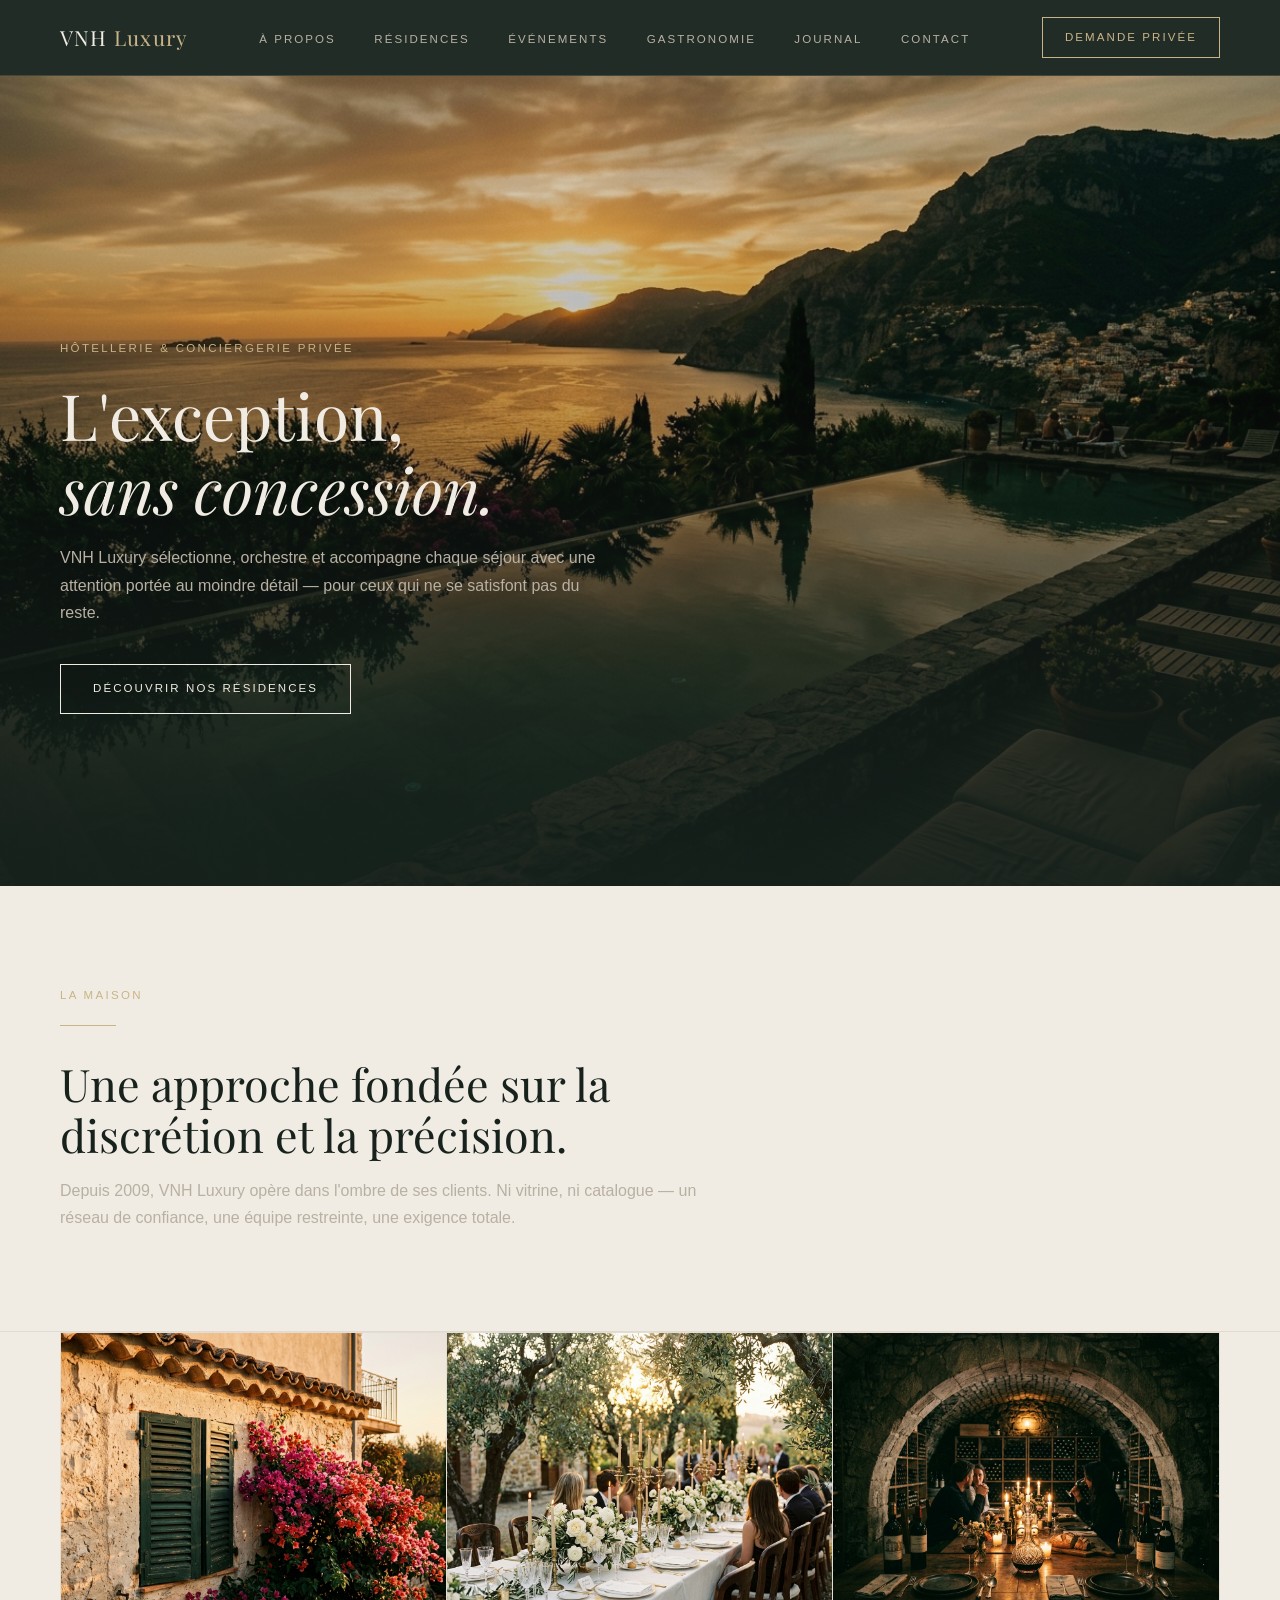
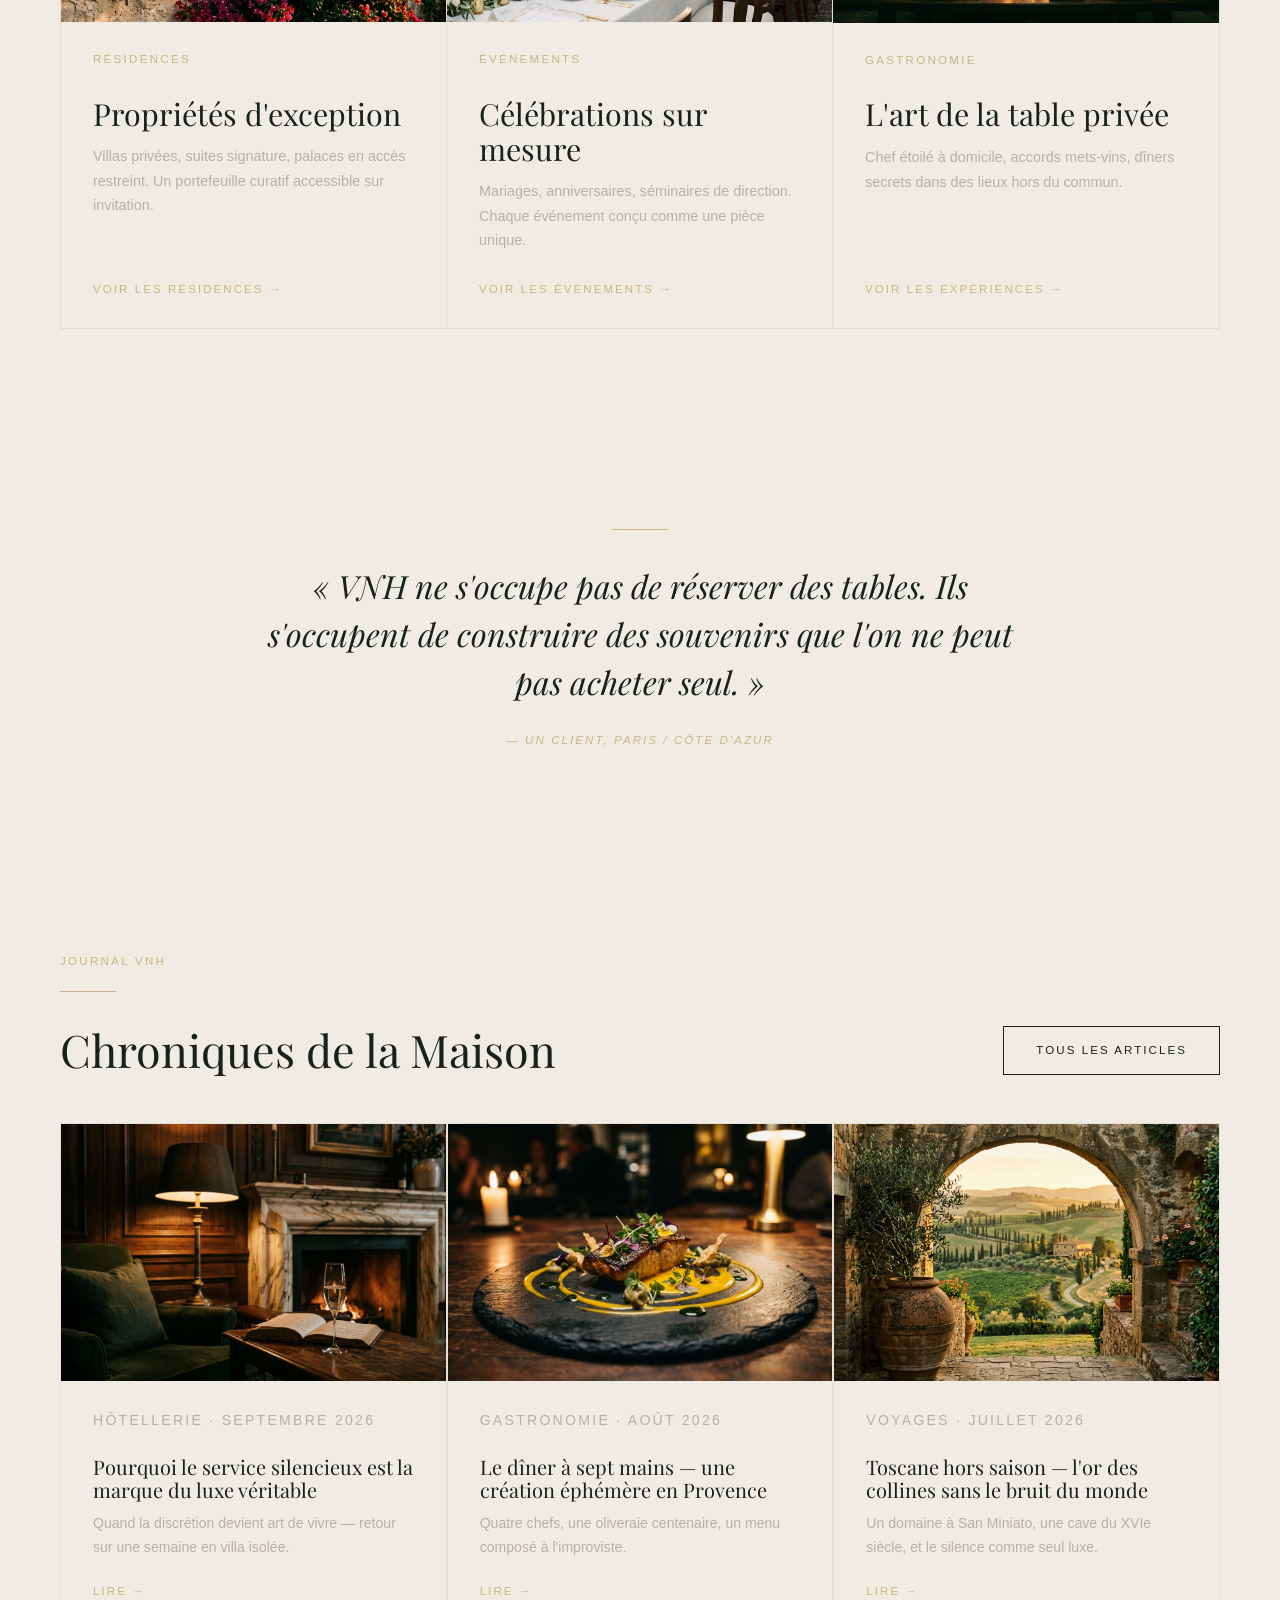
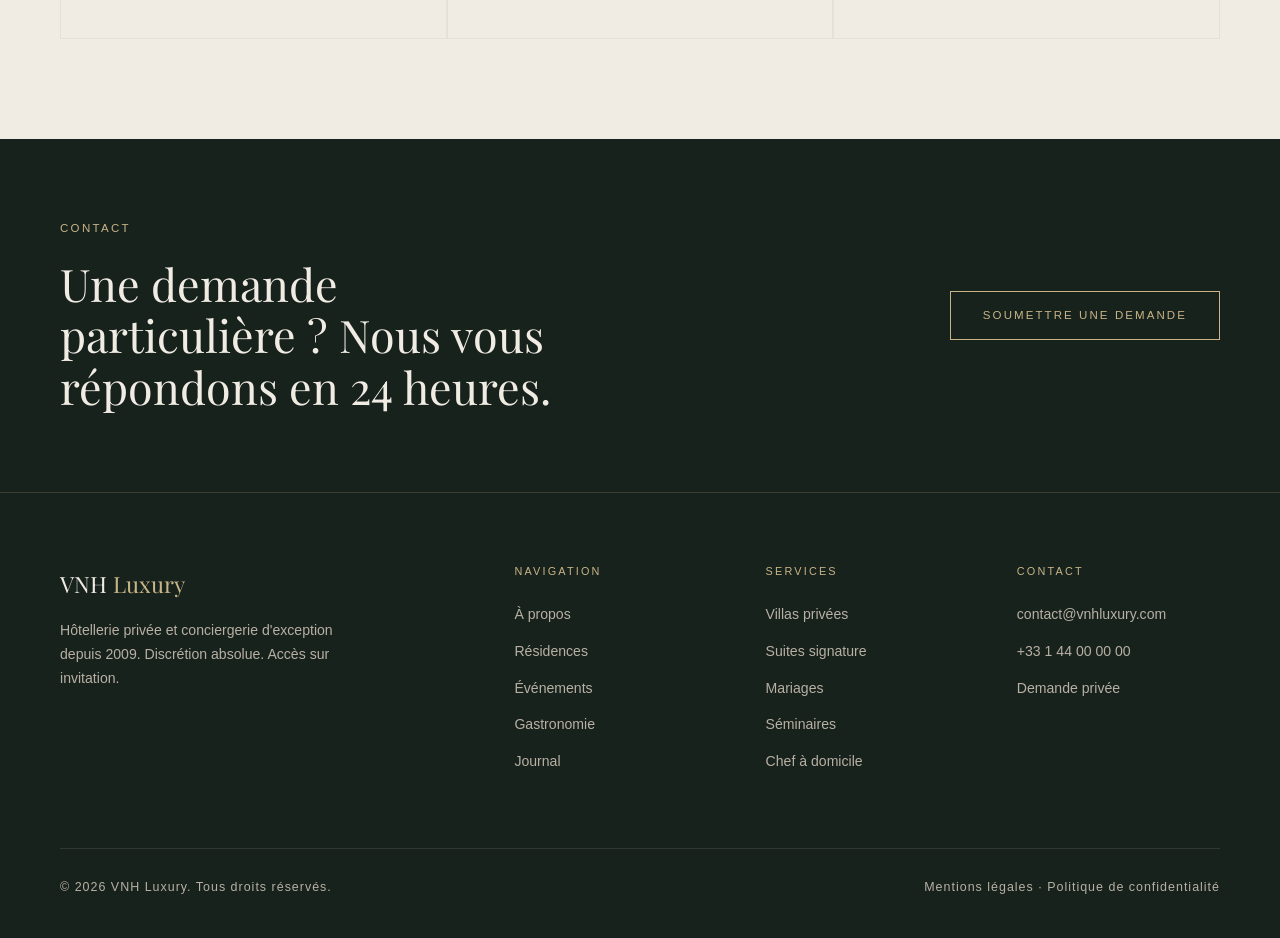
<file: index.html>
<!DOCTYPE html>
<html lang="fr">
<head>
  <meta charset="UTF-8" />
  <meta name="viewport" content="width=device-width, initial-scale=1.0" />
  <title>VNH Luxury — Hôtellerie & Conciergerie d'Exception</title>
  <meta name="description" content="VNH Luxury accompagne une clientèle privée dans la sélection de résidences exclusives, l'organisation d'événements sur mesure et l'art du voyage sans compromis." />
  <link rel="stylesheet" href="css/style.css" />
</head>
<body>

  <!-- NAVIGATION -->
  <nav class="nav" role="navigation" aria-label="Navigation principale">
    <div class="nav__inner">
      <a href="index.html" class="nav__logo">VNH <span>Luxury</span></a>
      <ul class="nav__links" id="nav-links">
        <li><a href="a-propos.html">À propos</a></li>
        <li><a href="residences.html">Résidences</a></li>
        <li><a href="evenements.html">Événements</a></li>
        <li><a href="gastronomie.html">Gastronomie</a></li>
        <li><a href="journal.html">Journal</a></li>
        <li><a href="contact.html">Contact</a></li>
      </ul>
      <a href="contact.html" class="nav__cta">Demande privée</a>
      <button class="nav__burger" id="burger" aria-label="Menu" aria-expanded="false">
        <span></span><span></span><span></span>
      </button>
    </div>
  </nav>

  <!-- HERO -->
  <section class="hero" aria-label="Accueil">
    <img class="hero__img" src="images/hero-accueil.jpg" alt="Piscine à débordement face à la mer Méditerranée au coucher du soleil" />
    <div class="hero__overlay"></div>
    <div class="hero__content container">
      <span class="eyebrow fade-up">Hôtellerie & Conciergerie Privée</span>
      <h1 class="fade-up fade-up--delay-1">L'exception,<br><em>sans concession.</em></h1>
      <p class="hero__subtitle fade-up fade-up--delay-2">VNH Luxury sélectionne, orchestre et accompagne chaque séjour avec une attention portée au moindre détail — pour ceux qui ne se satisfont pas du reste.</p>
      <a href="residences.html" class="btn btn--ivory fade-up fade-up--delay-3">Découvrir nos résidences</a>
    </div>
  </section>

  <!-- INTRO SERVICES -->
  <section class="bg-ivory">
    <div class="container">
      <div class="section-intro">
        <span class="eyebrow">La Maison</span>
        <span class="gold-rule"></span>
        <h2>Une approche fondée sur la discrétion et la précision.</h2>
        <p>Depuis 2009, VNH Luxury opère dans l'ombre de ses clients. Ni vitrine, ni catalogue — un réseau de confiance, une équipe restreinte, une exigence totale.</p>
      </div>
    </div>
  </section>

  <hr class="divider" />

  <!-- SERVICES GRID -->
  <section class="bg-ivory" style="padding-top:0;">
    <div class="container">
      <div class="grid-3">

        <a href="residences.html" class="card" id="service-residences">
          <div class="card__img">
            <img src="images/card-residence-1.jpg" alt="Villa Côte d'Azur" loading="lazy" />
          </div>
          <div class="card__body">
            <span class="eyebrow">Résidences</span>
            <h3>Propriétés d'exception</h3>
            <p>Villas privées, suites signature, palaces en accès restreint. Un portefeuille curatif accessible sur invitation.</p>
            <br/>
            <span class="label-sc" style="color:var(--gold); margin-top:auto;">Voir les résidences →</span>
          </div>
        </a>

        <a href="evenements.html" class="card" id="service-evenements">
          <div class="card__img">
            <img src="images/card-evenement-mariage.jpg" alt="Réception privée en oliveraie" loading="lazy" />
          </div>
          <div class="card__body">
            <span class="eyebrow">Événements</span>
            <h3>Célébrations sur mesure</h3>
            <p>Mariages, anniversaires, séminaires de direction. Chaque événement conçu comme une pièce unique.</p>
            <br/>
            <span class="label-sc" style="color:var(--gold); margin-top:auto;">Voir les événements →</span>
          </div>
        </a>

        <a href="gastronomie.html" class="card" id="service-gastronomie">
          <div class="card__img">
            <img src="images/card-gastronomie-cave.jpg" alt="Dîner privé en cave voûtée" loading="lazy" />
          </div>
          <div class="card__body">
            <span class="eyebrow">Gastronomie</span>
            <h3>L'art de la table privée</h3>
            <p>Chef étoilé à domicile, accords mets-vins, dîners secrets dans des lieux hors du commun.</p>
            <br/>
            <span class="label-sc" style="color:var(--gold); margin-top:auto;">Voir les expériences →</span>
          </div>
        </a>

      </div>
    </div>
  </section>

  <!-- CITATION -->
  <section class="quote-section bg-forest">
    <div class="container">
      <span class="gold-rule" style="margin:0 auto 2rem;"></span>
      <blockquote>
        « VNH ne s'occupe pas de réserver des tables. Ils s'occupent de construire des souvenirs que l'on ne peut pas acheter seul. »
      </blockquote>
      <cite>— Un client, Paris / Côte d'Azur</cite>
    </div>
  </section>

  <!-- JOURNAL PREVIEW -->
  <section class="bg-ivory">
    <div class="container">
      <div style="display:flex; justify-content:space-between; align-items:flex-end; margin-bottom:48px;">
        <div class="section-intro">
          <span class="eyebrow">Journal VNH</span>
          <span class="gold-rule"></span>
          <h2>Chroniques de la Maison</h2>
        </div>
        <a href="journal.html" class="btn btn--forest">Tous les articles</a>
      </div>
      <div class="articles-grid" style="grid-template-columns:repeat(3,1fr);">

        <a href="journal.html#article-1" class="article-card" id="preview-journal-1">
          <div class="article-card__img">
            <img src="images/hero-journal.jpg" alt="Intérieur feutré, marbre et laiton" loading="lazy" />
          </div>
          <div class="article-card__body">
            <p class="article-card__meta">Hôtellerie · Septembre 2026</p>
            <h3>Pourquoi le service silencieux est la marque du luxe véritable</h3>
            <p>Quand la discrétion devient art de vivre — retour sur une semaine en villa isolée.</p>
            <span class="label-sc" style="color:var(--gold);">Lire →</span>
          </div>
        </a>

        <a href="journal.html#article-2" class="article-card" id="preview-journal-2">
          <div class="article-card__img">
            <img src="images/hero-gastronomie.jpg" alt="Dressage gastronomique" loading="lazy" />
          </div>
          <div class="article-card__body">
            <p class="article-card__meta">Gastronomie · Août 2026</p>
            <h3>Le dîner à sept mains — une création éphémère en Provence</h3>
            <p>Quatre chefs, une oliveraie centenaire, un menu composé à l'improviste.</p>
            <span class="label-sc" style="color:var(--gold);">Lire →</span>
          </div>
        </a>

        <a href="journal.html#article-3" class="article-card" id="preview-journal-3">
          <div class="article-card__img">
            <img src="images/card-residence-3.jpg" alt="Arche toscane et collines" loading="lazy" />
          </div>
          <div class="article-card__body">
            <p class="article-card__meta">Voyages · Juillet 2026</p>
            <h3>Toscane hors saison — l'or des collines sans le bruit du monde</h3>
            <p>Un domaine à San Miniato, une cave du XVIe siècle, et le silence comme seul luxe.</p>
            <span class="label-sc" style="color:var(--gold);">Lire →</span>
          </div>
        </a>

      </div>
    </div>
  </section>

  <!-- CTA CONTACT -->
  <section class="bg-forest" style="padding: 80px 0;">
    <div class="container" style="display:flex; align-items:center; justify-content:space-between; gap:40px; flex-wrap:wrap;">
      <div>
        <span class="eyebrow">Contact</span>
        <h2 style="color:var(--ivory); max-width:520px;">Une demande particulière ? Nous vous répondons en 24 heures.</h2>
      </div>
      <a href="contact.html" class="btn" id="cta-contact-home">Soumettre une demande</a>
    </div>
  </section>

  <!-- FOOTER -->
  <footer class="footer">
    <div class="container">
      <div class="footer__grid">
        <div>
          <div class="footer__brand">VNH <span>Luxury</span></div>
          <p class="footer__tagline">Hôtellerie privée et conciergerie d'exception depuis 2009. Discrétion absolue. Accès sur invitation.</p>
        </div>
        <div class="footer__col">
          <h4>Navigation</h4>
          <ul>
            <li><a href="a-propos.html">À propos</a></li>
            <li><a href="residences.html">Résidences</a></li>
            <li><a href="evenements.html">Événements</a></li>
            <li><a href="gastronomie.html">Gastronomie</a></li>
            <li><a href="journal.html">Journal</a></li>
          </ul>
        </div>
        <div class="footer__col">
          <h4>Services</h4>
          <ul>
            <li><a href="residences.html">Villas privées</a></li>
            <li><a href="residences.html">Suites signature</a></li>
            <li><a href="evenements.html">Mariages</a></li>
            <li><a href="evenements.html">Séminaires</a></li>
            <li><a href="gastronomie.html">Chef à domicile</a></li>
          </ul>
        </div>
        <div class="footer__col">
          <h4>Contact</h4>
          <ul>
            <li><a href="mailto:contact@vnhluxury.com">contact@vnhluxury.com</a></li>
            <li><a href="tel:+33144000000">+33 1 44 00 00 00</a></li>
            <li><a href="contact.html">Demande privée</a></li>
          </ul>
        </div>
      </div>
      <div class="footer__bottom">
        <p>© 2026 VNH Luxury. Tous droits réservés.</p>
        <p>Mentions légales · Politique de confidentialité</p>
      </div>
    </div>
  </footer>

  <script>
    const burger = document.getElementById('burger');
    const navLinks = document.getElementById('nav-links');
    burger.addEventListener('click', () => {
      navLinks.classList.toggle('open');
      burger.setAttribute('aria-expanded', navLinks.classList.contains('open'));
    });
    // Active nav link
    document.querySelectorAll('.nav__links a').forEach(a => {
      if (a.href === window.location.href) a.classList.add('active');
    });
  </script>
</body>
</html>
</file>
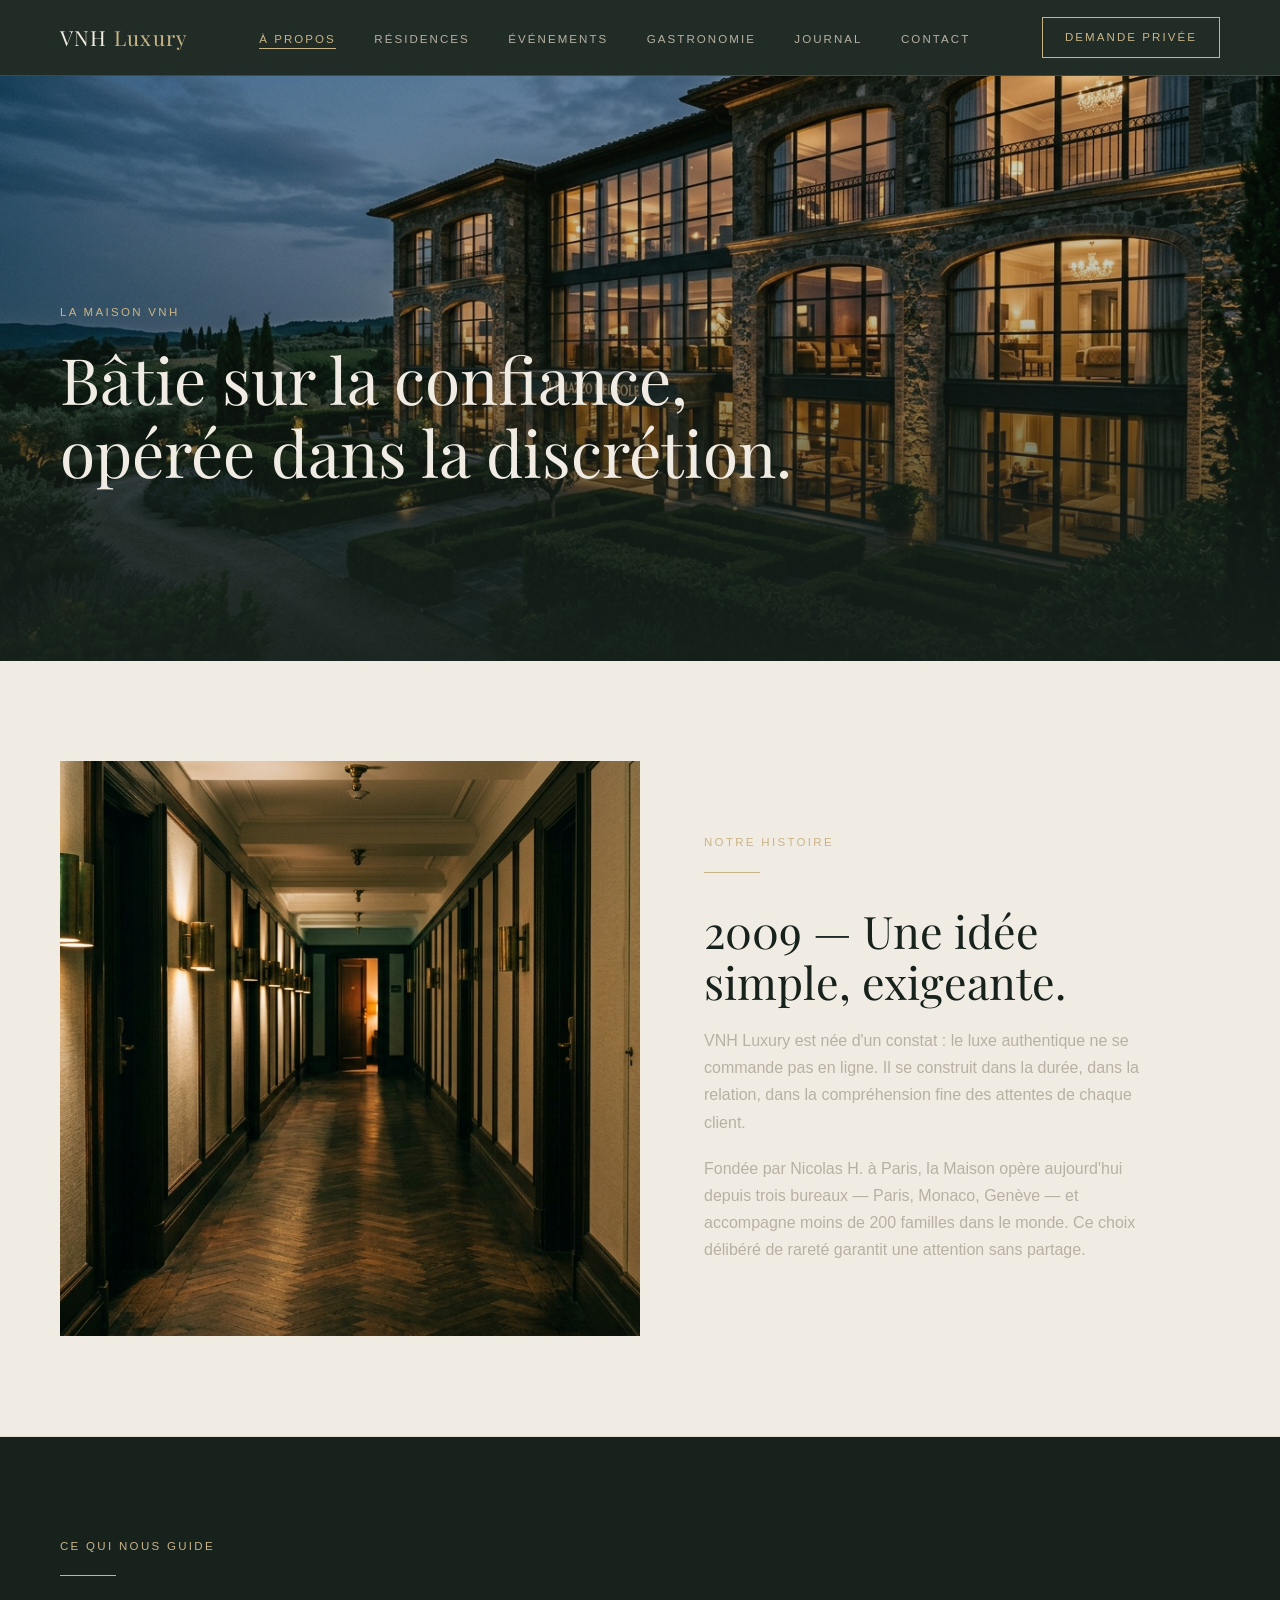
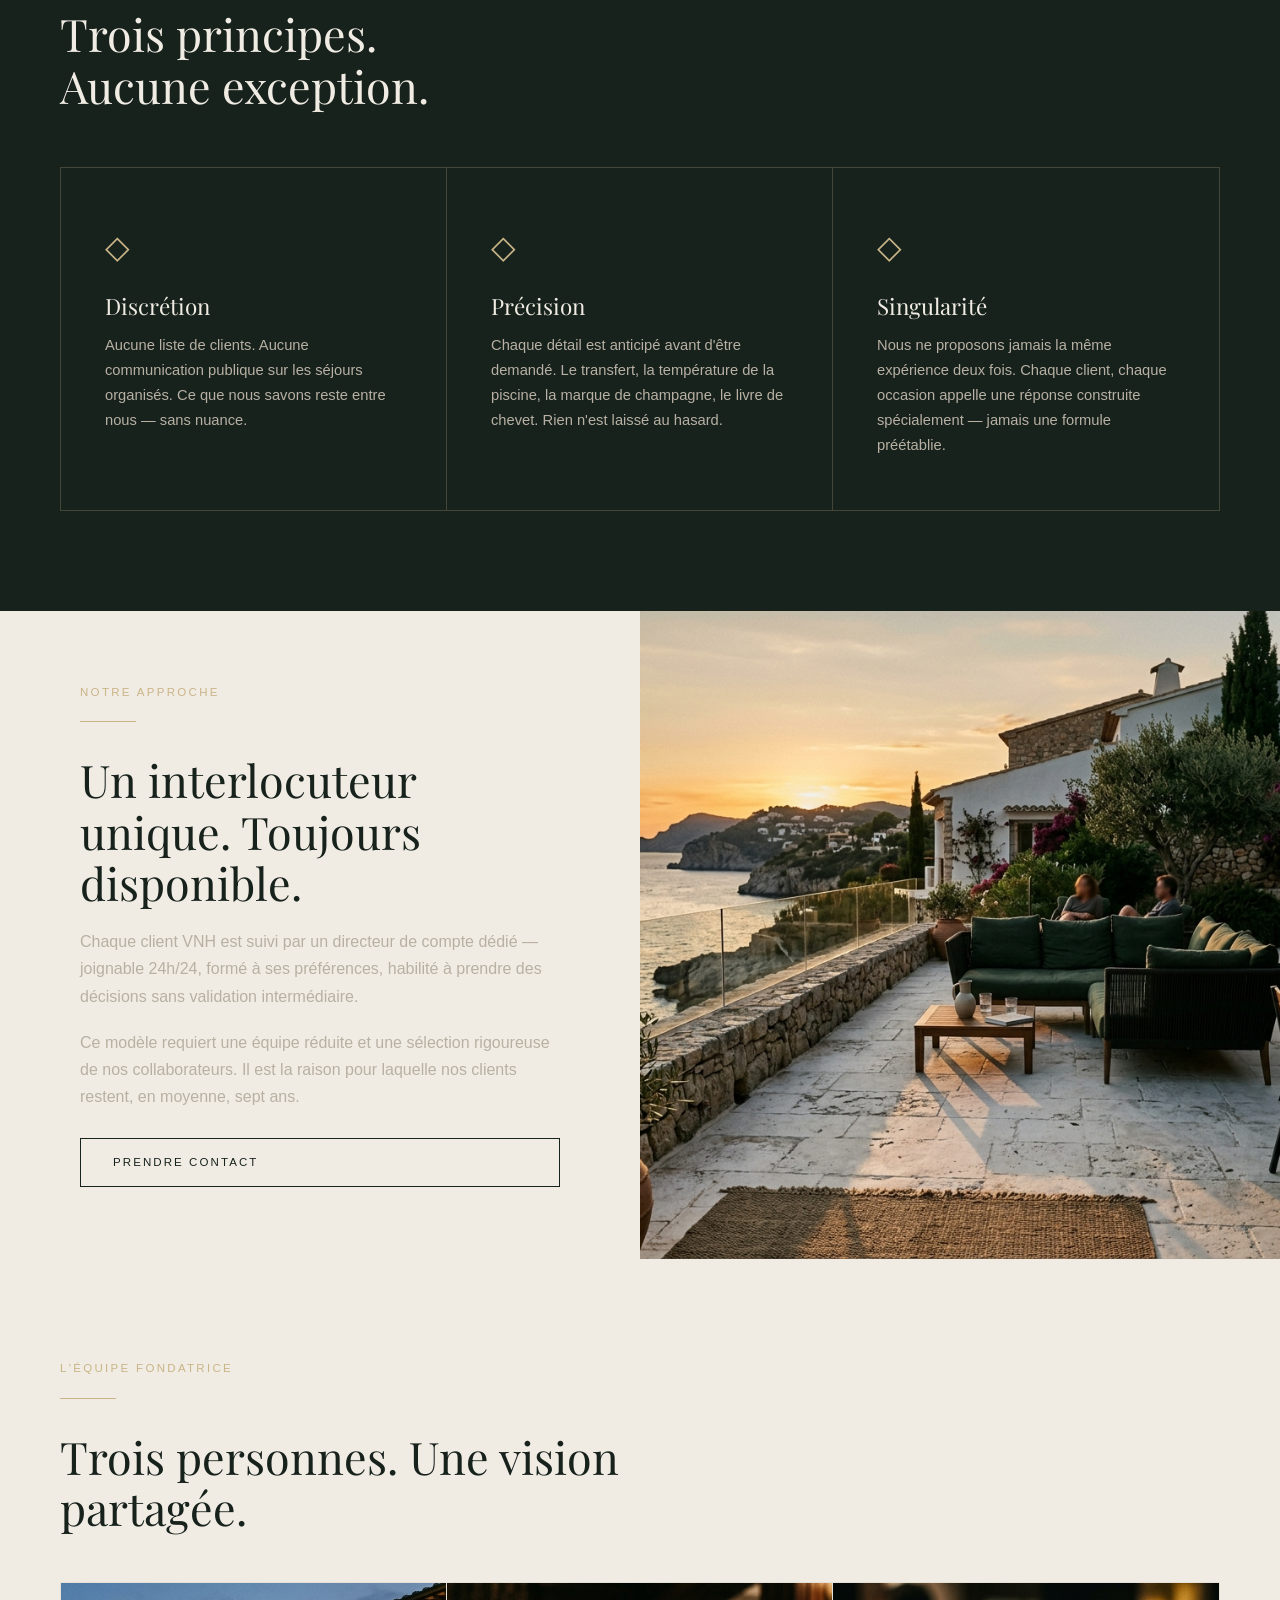
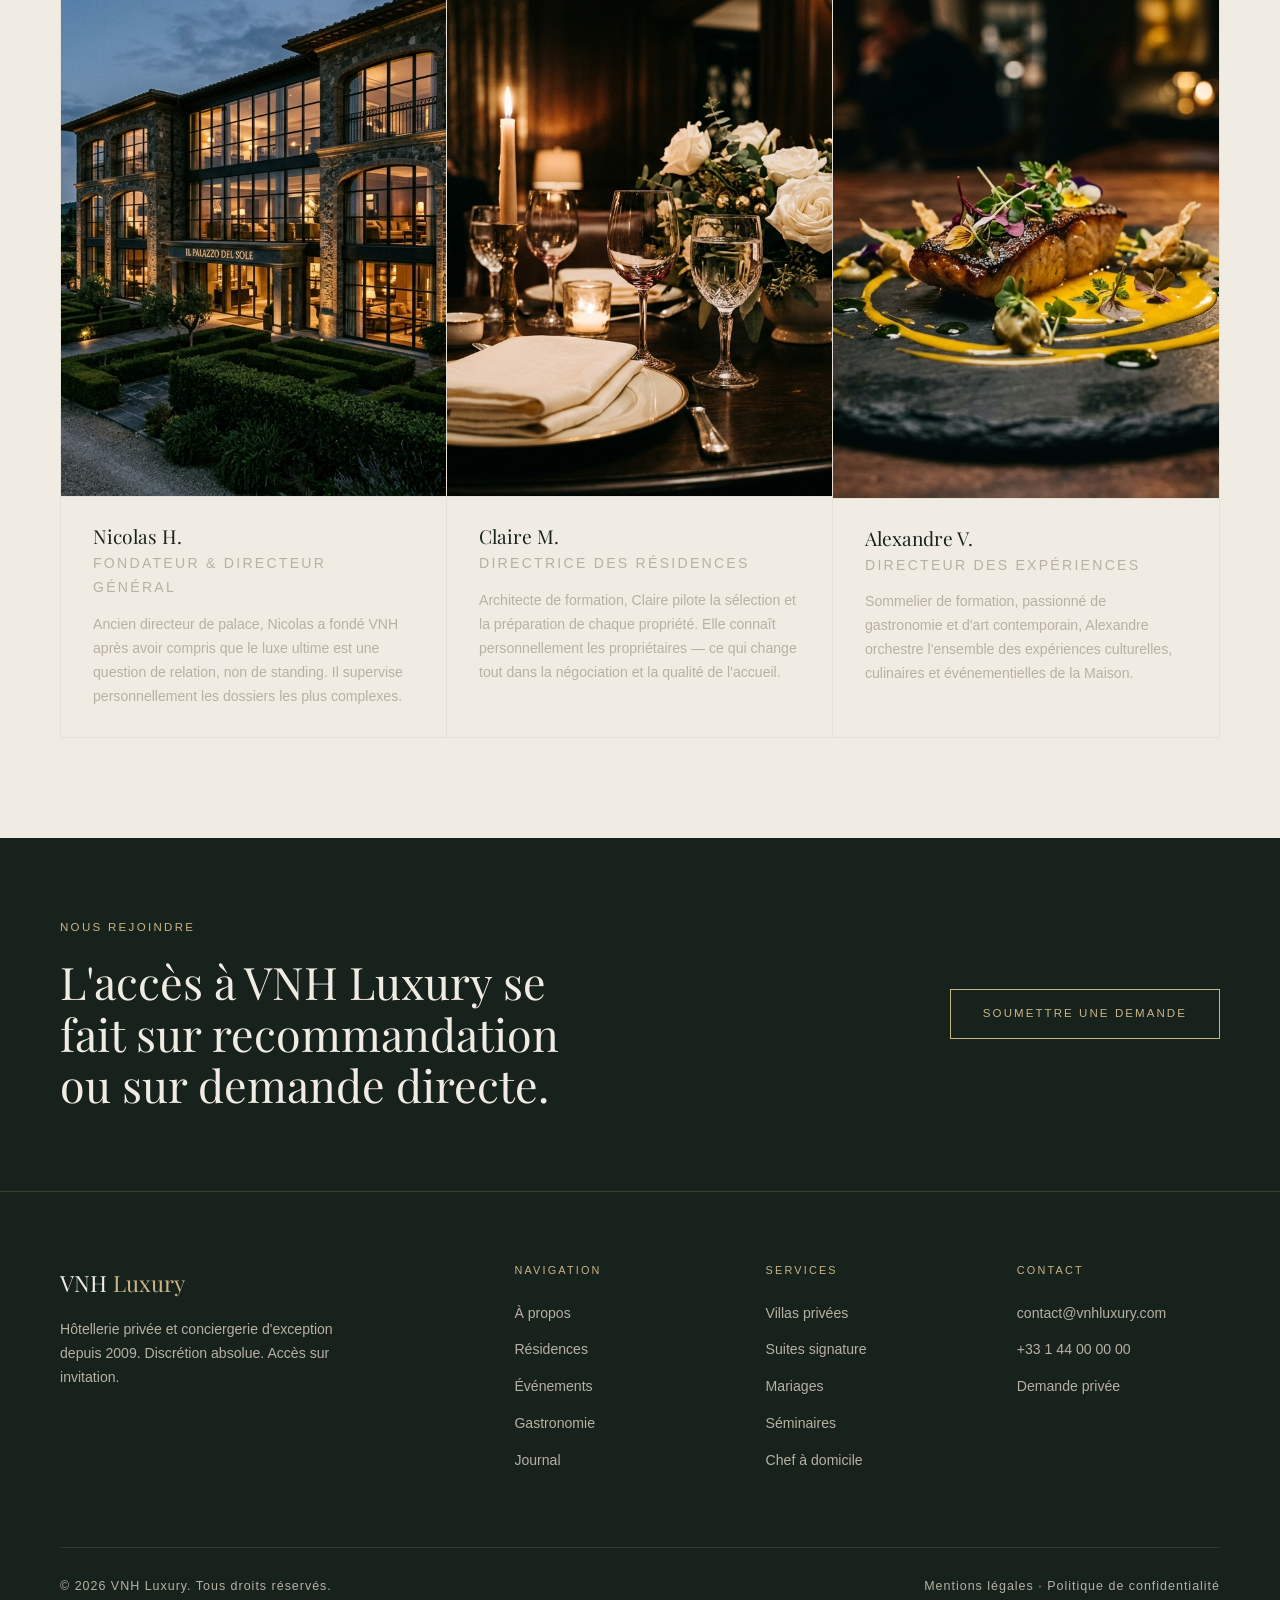
<file: a-propos.html>
<!DOCTYPE html>
<html lang="fr">
<head>
  <meta charset="UTF-8" />
  <meta name="viewport" content="width=device-width, initial-scale=1.0" />
  <title>À propos — VNH Luxury</title>
  <meta name="description" content="L'histoire de la Maison VNH, ses valeurs fondatrices et l'équipe qui orchestre chaque expérience d'exception depuis 2009." />
  <link rel="stylesheet" href="css/style.css" />
</head>
<body>

  <nav class="nav" role="navigation" aria-label="Navigation principale">
    <div class="nav__inner">
      <a href="index.html" class="nav__logo">VNH <span>Luxury</span></a>
      <ul class="nav__links" id="nav-links">
        <li><a href="a-propos.html" class="active">À propos</a></li>
        <li><a href="residences.html">Résidences</a></li>
        <li><a href="evenements.html">Événements</a></li>
        <li><a href="gastronomie.html">Gastronomie</a></li>
        <li><a href="journal.html">Journal</a></li>
        <li><a href="contact.html">Contact</a></li>
      </ul>
      <a href="contact.html" class="nav__cta">Demande privée</a>
      <button class="nav__burger" id="burger" aria-label="Menu" aria-expanded="false">
        <span></span><span></span><span></span>
      </button>
    </div>
  </nav>

  <!-- HERO -->
  <section class="hero hero--short" aria-label="À propos">
    <img class="hero__img" src="images/hero-apropos.jpg" alt="Façade hôtel en pierre et verre au crépuscule" />
    <div class="hero__overlay"></div>
    <div class="hero__content container">
      <span class="eyebrow fade-up">La Maison VNH</span>
      <h1 class="fade-up fade-up--delay-1">Bâtie sur la confiance,<br>opérée dans la discrétion.</h1>
    </div>
  </section>

  <!-- HISTOIRE -->
  <section class="bg-ivory">
    <div class="container">
      <div class="split" id="histoire-split">
        <div class="split__img">
          <img src="images/hero-contact.jpg" alt="Couloir d'hôtel, lumière tamisée" loading="lazy" />
        </div>
        <div class="split__content">
          <span class="eyebrow">Notre histoire</span>
          <span class="gold-rule"></span>
          <h2>2009 — Une idée simple, exigeante.</h2>
          <p style="margin:1.2rem 0; color:var(--stone);">VNH Luxury est née d'un constat : le luxe authentique ne se commande pas en ligne. Il se construit dans la durée, dans la relation, dans la compréhension fine des attentes de chaque client.</p>
          <p style="color:var(--stone);">Fondée par Nicolas H. à Paris, la Maison opère aujourd'hui depuis trois bureaux — Paris, Monaco, Genève — et accompagne moins de 200 familles dans le monde. Ce choix délibéré de rareté garantit une attention sans partage.</p>
        </div>
      </div>
    </div>
  </section>

  <hr class="divider" />

  <!-- VALEURS -->
  <section class="bg-forest">
    <div class="container">
      <div class="section-intro" style="margin-bottom:56px;">
        <span class="eyebrow">Ce qui nous guide</span>
        <span class="gold-rule"></span>
        <h2 style="color:var(--ivory);">Trois principes.<br>Aucune exception.</h2>
      </div>
      <div class="values-grid">
        <div class="value-item" id="valeur-discretion">
          <div class="value-item__icon">◇</div>
          <h3>Discrétion</h3>
          <p>Aucune liste de clients. Aucune communication publique sur les séjours organisés. Ce que nous savons reste entre nous — sans nuance.</p>
        </div>
        <div class="value-item" id="valeur-precision">
          <div class="value-item__icon">◇</div>
          <h3>Précision</h3>
          <p>Chaque détail est anticipé avant d'être demandé. Le transfert, la température de la piscine, la marque de champagne, le livre de chevet. Rien n'est laissé au hasard.</p>
        </div>
        <div class="value-item" id="valeur-singularite">
          <div class="value-item__icon">◇</div>
          <h3>Singularité</h3>
          <p>Nous ne proposons jamais la même expérience deux fois. Chaque client, chaque occasion appelle une réponse construite spécialement — jamais une formule préétablie.</p>
        </div>
      </div>
    </div>
  </section>

  <!-- DEUXIÈME SPLIT -->
  <section class="bg-ivory" style="padding:0;">
    <div class="container" style="max-width:100%; padding:0;">
      <div class="split split--reverse" id="approche-split">
        <div class="split__img">
          <img src="images/hero-residences.jpg" alt="Terrasse de villa méditerranéenne au coucher du soleil" loading="lazy" />
        </div>
        <div class="split__content" style="padding:72px 80px;">
          <span class="eyebrow">Notre approche</span>
          <span class="gold-rule"></span>
          <h2>Un interlocuteur unique. Toujours disponible.</h2>
          <p style="margin:1.2rem 0; color:var(--stone);">Chaque client VNH est suivi par un directeur de compte dédié — joignable 24h/24, formé à ses préférences, habilité à prendre des décisions sans validation intermédiaire.</p>
          <p style="color:var(--stone);">Ce modèle requiert une équipe réduite et une sélection rigoureuse de nos collaborateurs. Il est la raison pour laquelle nos clients restent, en moyenne, sept ans.</p>
          <br/>
          <a href="contact.html" class="btn btn--forest" id="cta-apropos-contact">Prendre contact</a>
        </div>
      </div>
    </div>
  </section>

  <!-- ÉQUIPE -->
  <section class="bg-ivory">
    <div class="container">
      <div class="section-intro" style="margin-bottom:48px;">
        <span class="eyebrow">L'équipe fondatrice</span>
        <span class="gold-rule"></span>
        <h2>Trois personnes. Une vision partagée.</h2>
      </div>
      <div class="team-grid">
        <div class="team-member" id="membre-nicolas">
          <div class="team-member__img">
            <img src="images/hero-apropos.jpg" alt="Nicolas H., Fondateur" style="object-position:top;" loading="lazy" />
          </div>
          <div class="team-member__body">
            <h4>Nicolas H.</h4>
            <p class="team-member__role">Fondateur & Directeur général</p>
            <p>Ancien directeur de palace, Nicolas a fondé VNH après avoir compris que le luxe ultime est une question de relation, non de standing. Il supervise personnellement les dossiers les plus complexes.</p>
          </div>
        </div>
        <div class="team-member" id="membre-claire">
          <div class="team-member__img">
            <img src="images/hero-evenements.jpg" alt="Claire M., Directrice des résidences" style="object-position:top;" loading="lazy" />
          </div>
          <div class="team-member__body">
            <h4>Claire M.</h4>
            <p class="team-member__role">Directrice des résidences</p>
            <p>Architecte de formation, Claire pilote la sélection et la préparation de chaque propriété. Elle connaît personnellement les propriétaires — ce qui change tout dans la négociation et la qualité de l'accueil.</p>
          </div>
        </div>
        <div class="team-member" id="membre-alexandre">
          <div class="team-member__img">
            <img src="images/hero-gastronomie.jpg" alt="Alexandre V., Directeur expériences" style="object-position:center;" loading="lazy" />
          </div>
          <div class="team-member__body">
            <h4>Alexandre V.</h4>
            <p class="team-member__role">Directeur des expériences</p>
            <p>Sommelier de formation, passionné de gastronomie et d'art contemporain, Alexandre orchestre l'ensemble des expériences culturelles, culinaires et événementielles de la Maison.</p>
          </div>
        </div>
      </div>
    </div>
  </section>

  <!-- CTA -->
  <section class="bg-forest" style="padding:80px 0;">
    <div class="container" style="display:flex; align-items:center; justify-content:space-between; gap:40px; flex-wrap:wrap;">
      <div>
        <span class="eyebrow">Nous rejoindre</span>
        <h2 style="color:var(--ivory); max-width:520px;">L'accès à VNH Luxury se fait sur recommandation ou sur demande directe.</h2>
      </div>
      <a href="contact.html" class="btn" id="cta-apropos-rejoindre">Soumettre une demande</a>
    </div>
  </section>

  <footer class="footer">
    <div class="container">
      <div class="footer__grid">
        <div>
          <div class="footer__brand">VNH <span>Luxury</span></div>
          <p class="footer__tagline">Hôtellerie privée et conciergerie d'exception depuis 2009. Discrétion absolue. Accès sur invitation.</p>
        </div>
        <div class="footer__col">
          <h4>Navigation</h4>
          <ul>
            <li><a href="a-propos.html">À propos</a></li>
            <li><a href="residences.html">Résidences</a></li>
            <li><a href="evenements.html">Événements</a></li>
            <li><a href="gastronomie.html">Gastronomie</a></li>
            <li><a href="journal.html">Journal</a></li>
          </ul>
        </div>
        <div class="footer__col">
          <h4>Services</h4>
          <ul>
            <li><a href="residences.html">Villas privées</a></li>
            <li><a href="residences.html">Suites signature</a></li>
            <li><a href="evenements.html">Mariages</a></li>
            <li><a href="evenements.html">Séminaires</a></li>
            <li><a href="gastronomie.html">Chef à domicile</a></li>
          </ul>
        </div>
        <div class="footer__col">
          <h4>Contact</h4>
          <ul>
            <li><a href="mailto:contact@vnhluxury.com">contact@vnhluxury.com</a></li>
            <li><a href="tel:+33144000000">+33 1 44 00 00 00</a></li>
            <li><a href="contact.html">Demande privée</a></li>
          </ul>
        </div>
      </div>
      <div class="footer__bottom">
        <p>© 2026 VNH Luxury. Tous droits réservés.</p>
        <p>Mentions légales · Politique de confidentialité</p>
      </div>
    </div>
  </footer>

  <script>
    const burger = document.getElementById('burger');
    const navLinks = document.getElementById('nav-links');
    burger.addEventListener('click', () => {
      navLinks.classList.toggle('open');
      burger.setAttribute('aria-expanded', navLinks.classList.contains('open'));
    });
  </script>
</body>
</html>
</file>
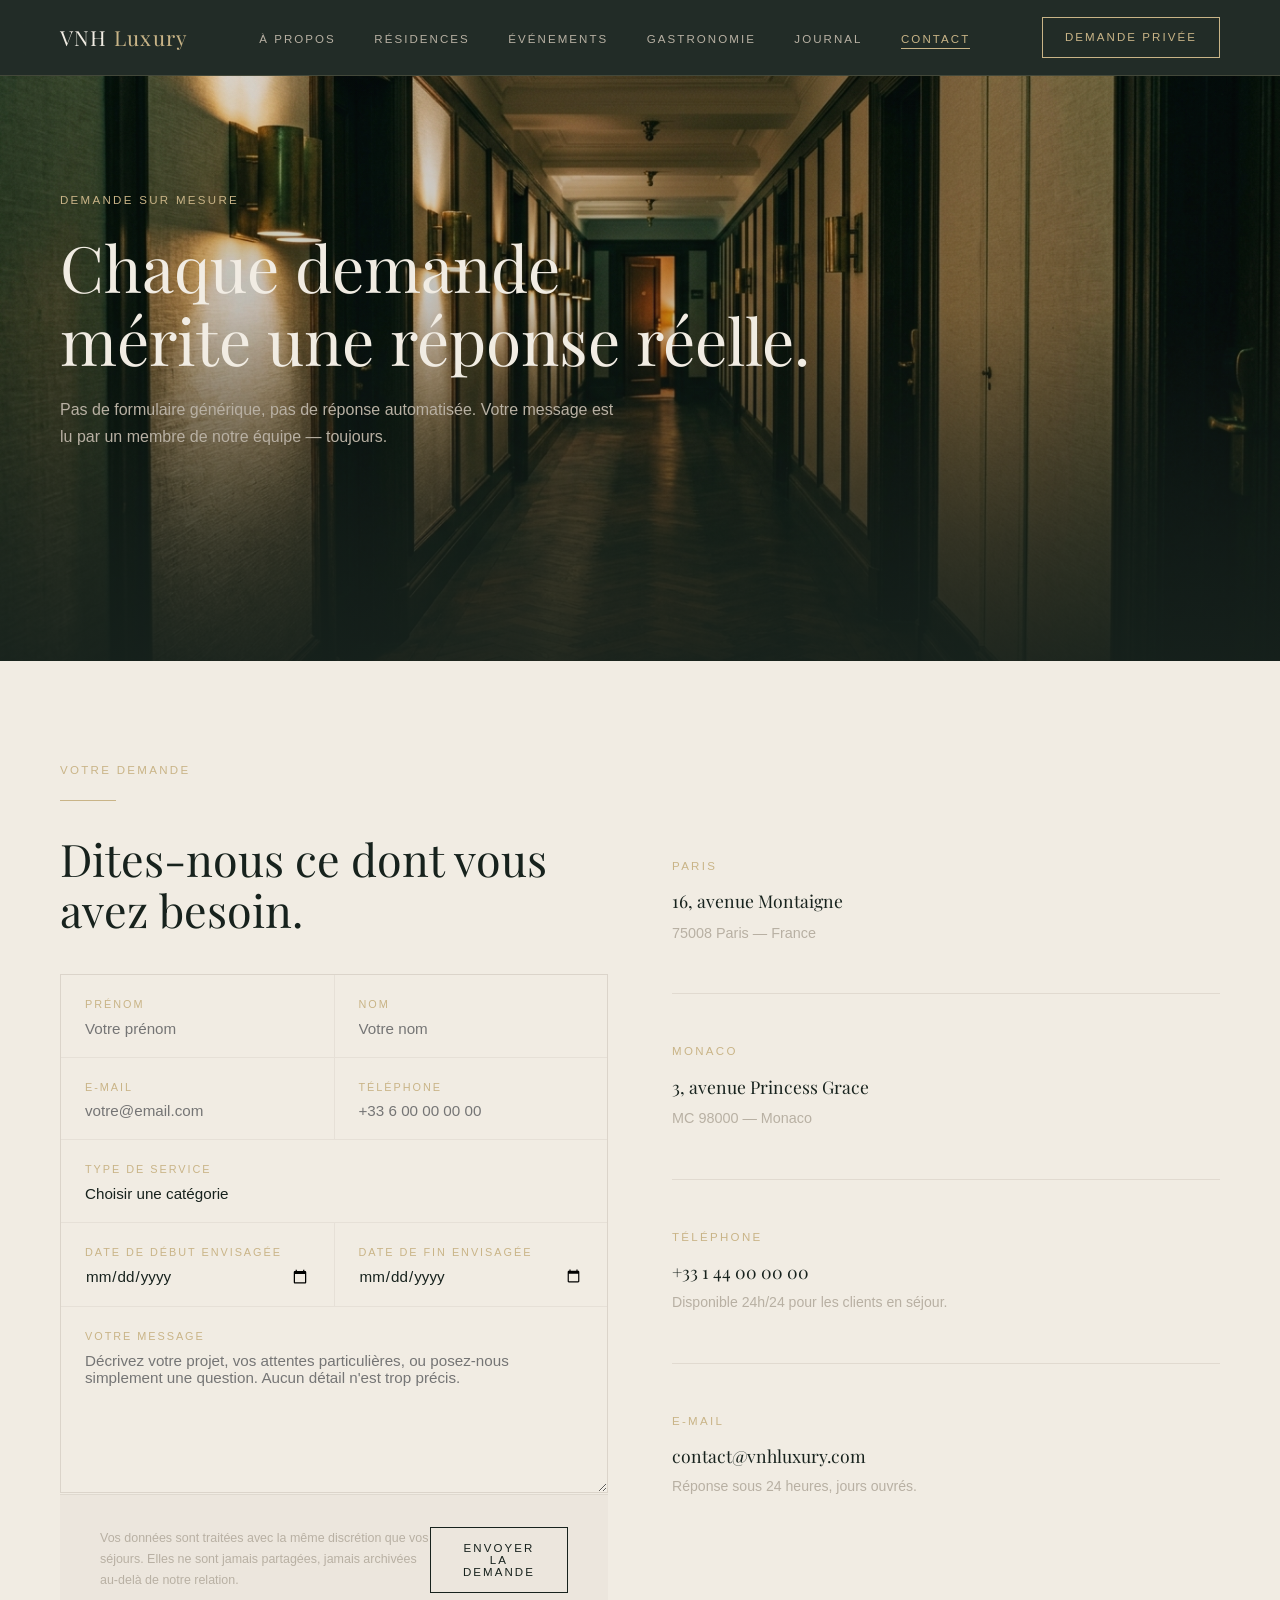
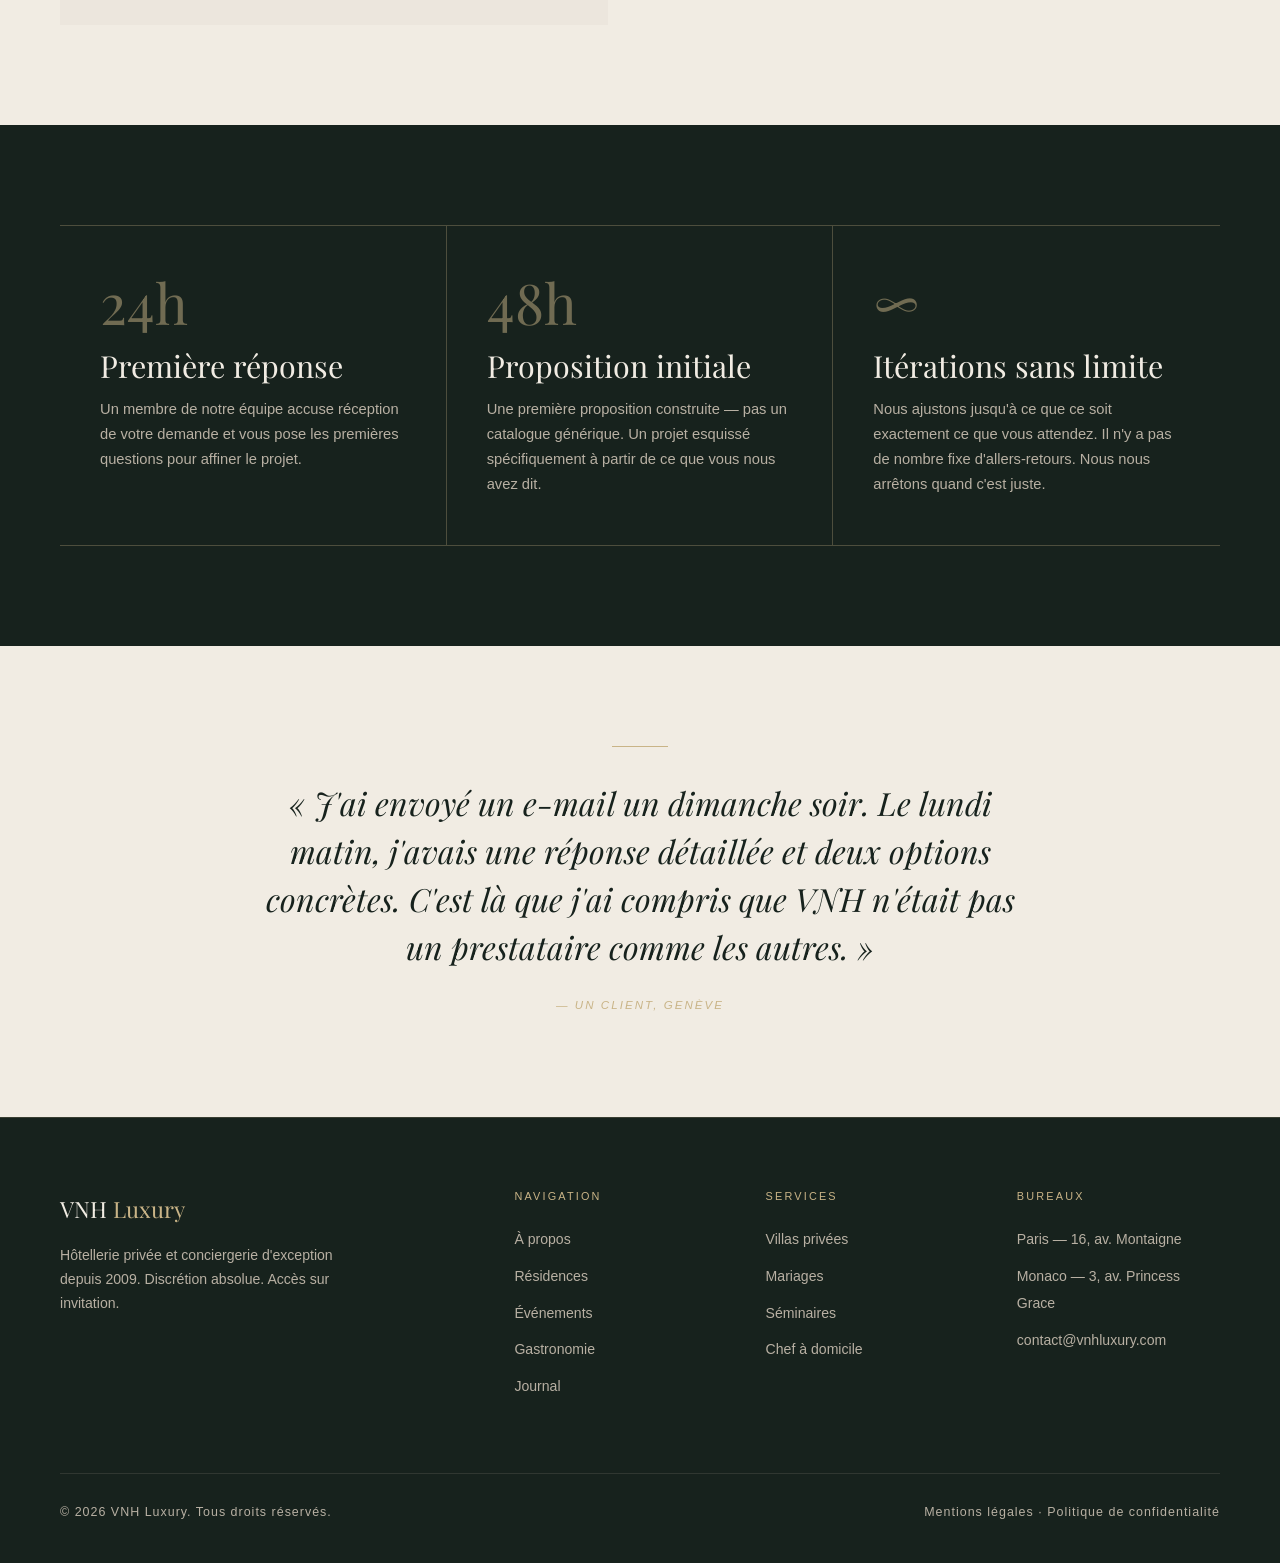
<file: contact.html>
<!DOCTYPE html>
<html lang="fr">
<head>
  <meta charset="UTF-8" />
  <meta name="viewport" content="width=device-width, initial-scale=1.0" />
  <title>Contact — VNH Luxury</title>
  <meta name="description" content="Soumettez votre demande privée à VNH Luxury. Réponse garantie sous 24 heures par votre interlocuteur dédié." />
  <link rel="stylesheet" href="css/style.css" />
</head>
<body>

  <nav class="nav" role="navigation" aria-label="Navigation principale">
    <div class="nav__inner">
      <a href="index.html" class="nav__logo">VNH <span>Luxury</span></a>
      <ul class="nav__links" id="nav-links">
        <li><a href="a-propos.html">À propos</a></li>
        <li><a href="residences.html">Résidences</a></li>
        <li><a href="evenements.html">Événements</a></li>
        <li><a href="gastronomie.html">Gastronomie</a></li>
        <li><a href="journal.html">Journal</a></li>
        <li><a href="contact.html" class="active">Contact</a></li>
      </ul>
      <a href="contact.html" class="nav__cta">Demande privée</a>
      <button class="nav__burger" id="burger" aria-label="Menu" aria-expanded="false">
        <span></span><span></span><span></span>
      </button>
    </div>
  </nav>

  <!-- HERO -->
  <section class="hero hero--short" aria-label="Contact">
    <img class="hero__img" src="images/hero-contact.jpg" alt="Couloir d'hôtel de luxe, parquet en chevrons, appliques en laiton" />
    <div class="hero__overlay"></div>
    <div class="hero__content container">
      <span class="eyebrow fade-up">Demande sur mesure</span>
      <h1 class="fade-up fade-up--delay-1">Chaque demande<br>mérite une réponse réelle.</h1>
      <p class="hero__subtitle fade-up fade-up--delay-2">Pas de formulaire générique, pas de réponse automatisée. Votre message est lu par un membre de notre équipe — toujours.</p>
    </div>
  </section>

  <!-- SECTION PRINCIPALE -->
  <section class="bg-ivory">
    <div class="container">
      <div class="split" style="gap:64px; align-items:flex-start;">

        <!-- FORMULAIRE -->
        <div style="flex:1.4;">
          <span class="eyebrow">Votre demande</span>
          <span class="gold-rule"></span>
          <h2 style="margin-bottom:2.4rem;">Dites-nous ce dont vous avez besoin.</h2>

          <form id="contact-form" novalidate>
            <div class="form-grid" style="border:1px solid rgba(184,176,163,0.25);">

              <div class="form-field">
                <label for="prenom">Prénom</label>
                <input type="text" id="prenom" name="prenom" placeholder="Votre prénom" autocomplete="given-name" />
              </div>

              <div class="form-field">
                <label for="nom">Nom</label>
                <input type="text" id="nom" name="nom" placeholder="Votre nom" autocomplete="family-name" />
              </div>

              <div class="form-field">
                <label for="email">E-mail</label>
                <input type="email" id="email" name="email" placeholder="votre@email.com" autocomplete="email" />
              </div>

              <div class="form-field">
                <label for="telephone">Téléphone</label>
                <input type="tel" id="telephone" name="telephone" placeholder="+33 6 00 00 00 00" autocomplete="tel" />
              </div>

              <div class="form-field form-field--full">
                <label for="type-service">Type de service</label>
                <select id="type-service" name="type_service">
                  <option value="" disabled selected>Choisir une catégorie</option>
                  <option value="residence">Résidence privée</option>
                  <option value="evenement-mariage">Mariage & Cérémonie</option>
                  <option value="evenement-seminaire">Séminaire de direction</option>
                  <option value="evenement-celebration">Célébration privée</option>
                  <option value="gastronomie-chef">Chef privé à demeure</option>
                  <option value="gastronomie-diner">Dîner secret</option>
                  <option value="gastronomie-cave">Expérience cave & vins</option>
                  <option value="autre">Autre demande</option>
                </select>
              </div>

              <div class="form-field">
                <label for="date-arrivee">Date de début envisagée</label>
                <input type="date" id="date-arrivee" name="date_arrivee" />
              </div>

              <div class="form-field">
                <label for="date-depart">Date de fin envisagée</label>
                <input type="date" id="date-depart" name="date_depart" />
              </div>

              <div class="form-field form-field--full">
                <label for="message">Votre message</label>
                <textarea id="message" name="message" placeholder="Décrivez votre projet, vos attentes particulières, ou posez-nous simplement une question. Aucun détail n'est trop précis."></textarea>
              </div>

            </div>

            <div class="form-submit">
              <p style="font-size:0.78rem; color:var(--stone); max-width:360px;">Vos données sont traitées avec la même discrétion que vos séjours. Elles ne sont jamais partagées, jamais archivées au-delà de notre relation.</p>
              <button type="submit" class="btn btn--forest" id="btn-submit-contact">Envoyer la demande</button>
            </div>
          </form>

          <!-- Confirmation (masquée par défaut) -->
          <div id="form-confirmation" style="display:none; border:1px solid rgba(201,180,135,0.4); padding:40px; margin-top:2px; text-align:center;">
            <span class="gold-rule" style="margin:0 auto 1.5rem;"></span>
            <h3 style="font-family:var(--font-serif); color:var(--forest); margin-bottom:0.8rem;">Votre message est bien reçu.</h3>
            <p style="color:var(--stone); font-size:0.92rem;">Un membre de notre équipe vous répondra dans les 24 heures. Merci de votre confiance.</p>
          </div>
        </div>

        <!-- INFOS CONTACT -->
        <div style="flex:1; padding-top:6rem;">
          <div style="margin-bottom:48px;">
            <span class="eyebrow" style="margin-bottom:0.6rem;">Paris</span>
            <p style="font-family:var(--font-serif); font-size:1.1rem; margin-bottom:0.3rem;">16, avenue Montaigne</p>
            <p style="color:var(--stone); font-size:0.9rem;">75008 Paris — France</p>
          </div>

          <hr class="divider" style="margin:0 0 48px;" />

          <div style="margin-bottom:48px;">
            <span class="eyebrow" style="margin-bottom:0.6rem;">Monaco</span>
            <p style="font-family:var(--font-serif); font-size:1.1rem; margin-bottom:0.3rem;">3, avenue Princess Grace</p>
            <p style="color:var(--stone); font-size:0.9rem;">MC 98000 — Monaco</p>
          </div>

          <hr class="divider" style="margin:0 0 48px;" />

          <div style="margin-bottom:48px;">
            <span class="eyebrow" style="margin-bottom:0.6rem;">Téléphone</span>
            <p style="font-family:var(--font-serif); font-size:1.1rem;"><a href="tel:+33144000000" style="color:var(--forest); text-decoration:none;">+33 1 44 00 00 00</a></p>
            <p style="color:var(--stone); font-size:0.88rem; margin-top:4px;">Disponible 24h/24 pour les clients en séjour.</p>
          </div>

          <hr class="divider" style="margin:0 0 48px;" />

          <div>
            <span class="eyebrow" style="margin-bottom:0.6rem;">E-mail</span>
            <p style="font-family:var(--font-serif); font-size:1.1rem;"><a href="mailto:contact@vnhluxury.com" style="color:var(--forest); text-decoration:none;">contact@vnhluxury.com</a></p>
            <p style="color:var(--stone); font-size:0.88rem; margin-top:4px;">Réponse sous 24 heures, jours ouvrés.</p>
          </div>
        </div>

      </div>
    </div>
  </section>

  <!-- DÉLAI DE RÉPONSE -->
  <section class="bg-forest">
    <div class="container">
      <div class="steps">
        <div class="step" id="step-reception">
          <div class="step__number">24h</div>
          <h3>Première réponse</h3>
          <p>Un membre de notre équipe accuse réception de votre demande et vous pose les premières questions pour affiner le projet.</p>
        </div>
        <div class="step" id="step-proposition">
          <div class="step__number">48h</div>
          <h3>Proposition initiale</h3>
          <p>Une première proposition construite — pas un catalogue générique. Un projet esquissé spécifiquement à partir de ce que vous nous avez dit.</p>
        </div>
        <div class="step" id="step-ajustement">
          <div class="step__number">∞</div>
          <h3>Itérations sans limite</h3>
          <p>Nous ajustons jusqu'à ce que ce soit exactement ce que vous attendez. Il n'y a pas de nombre fixe d'allers-retours. Nous nous arrêtons quand c'est juste.</p>
        </div>
      </div>
    </div>
  </section>

  <!-- QUOTE -->
  <section class="quote-section bg-ivory">
    <div class="container">
      <span class="gold-rule" style="margin:0 auto 2rem;"></span>
      <blockquote>« J'ai envoyé un e-mail un dimanche soir. Le lundi matin, j'avais une réponse détaillée et deux options concrètes. C'est là que j'ai compris que VNH n'était pas un prestataire comme les autres. »</blockquote>
      <cite>— Un client, Genève</cite>
    </div>
  </section>

  <footer class="footer">
    <div class="container">
      <div class="footer__grid">
        <div>
          <div class="footer__brand">VNH <span>Luxury</span></div>
          <p class="footer__tagline">Hôtellerie privée et conciergerie d'exception depuis 2009. Discrétion absolue. Accès sur invitation.</p>
        </div>
        <div class="footer__col">
          <h4>Navigation</h4>
          <ul>
            <li><a href="a-propos.html">À propos</a></li>
            <li><a href="residences.html">Résidences</a></li>
            <li><a href="evenements.html">Événements</a></li>
            <li><a href="gastronomie.html">Gastronomie</a></li>
            <li><a href="journal.html">Journal</a></li>
          </ul>
        </div>
        <div class="footer__col">
          <h4>Services</h4>
          <ul>
            <li><a href="residences.html">Villas privées</a></li>
            <li><a href="evenements.html">Mariages</a></li>
            <li><a href="evenements.html">Séminaires</a></li>
            <li><a href="gastronomie.html">Chef à domicile</a></li>
          </ul>
        </div>
        <div class="footer__col">
          <h4>Bureaux</h4>
          <ul>
            <li><a href="#">Paris — 16, av. Montaigne</a></li>
            <li><a href="#">Monaco — 3, av. Princess Grace</a></li>
            <li><a href="mailto:contact@vnhluxury.com">contact@vnhluxury.com</a></li>
          </ul>
        </div>
      </div>
      <div class="footer__bottom">
        <p>© 2026 VNH Luxury. Tous droits réservés.</p>
        <p>Mentions légales · Politique de confidentialité</p>
      </div>
    </div>
  </footer>

  <script>
    const burger = document.getElementById('burger');
    const navLinks = document.getElementById('nav-links');
    burger.addEventListener('click', () => {
      navLinks.classList.toggle('open');
      burger.setAttribute('aria-expanded', navLinks.classList.contains('open'));
    });

    // Formulaire
    const form = document.getElementById('contact-form');
    const confirmation = document.getElementById('form-confirmation');
    form.addEventListener('submit', (e) => {
      e.preventDefault();
      form.style.display = 'none';
      confirmation.style.display = 'block';
      confirmation.scrollIntoView({ behavior: 'smooth', block: 'center' });
    });
  </script>
</body>
</html>
</file>
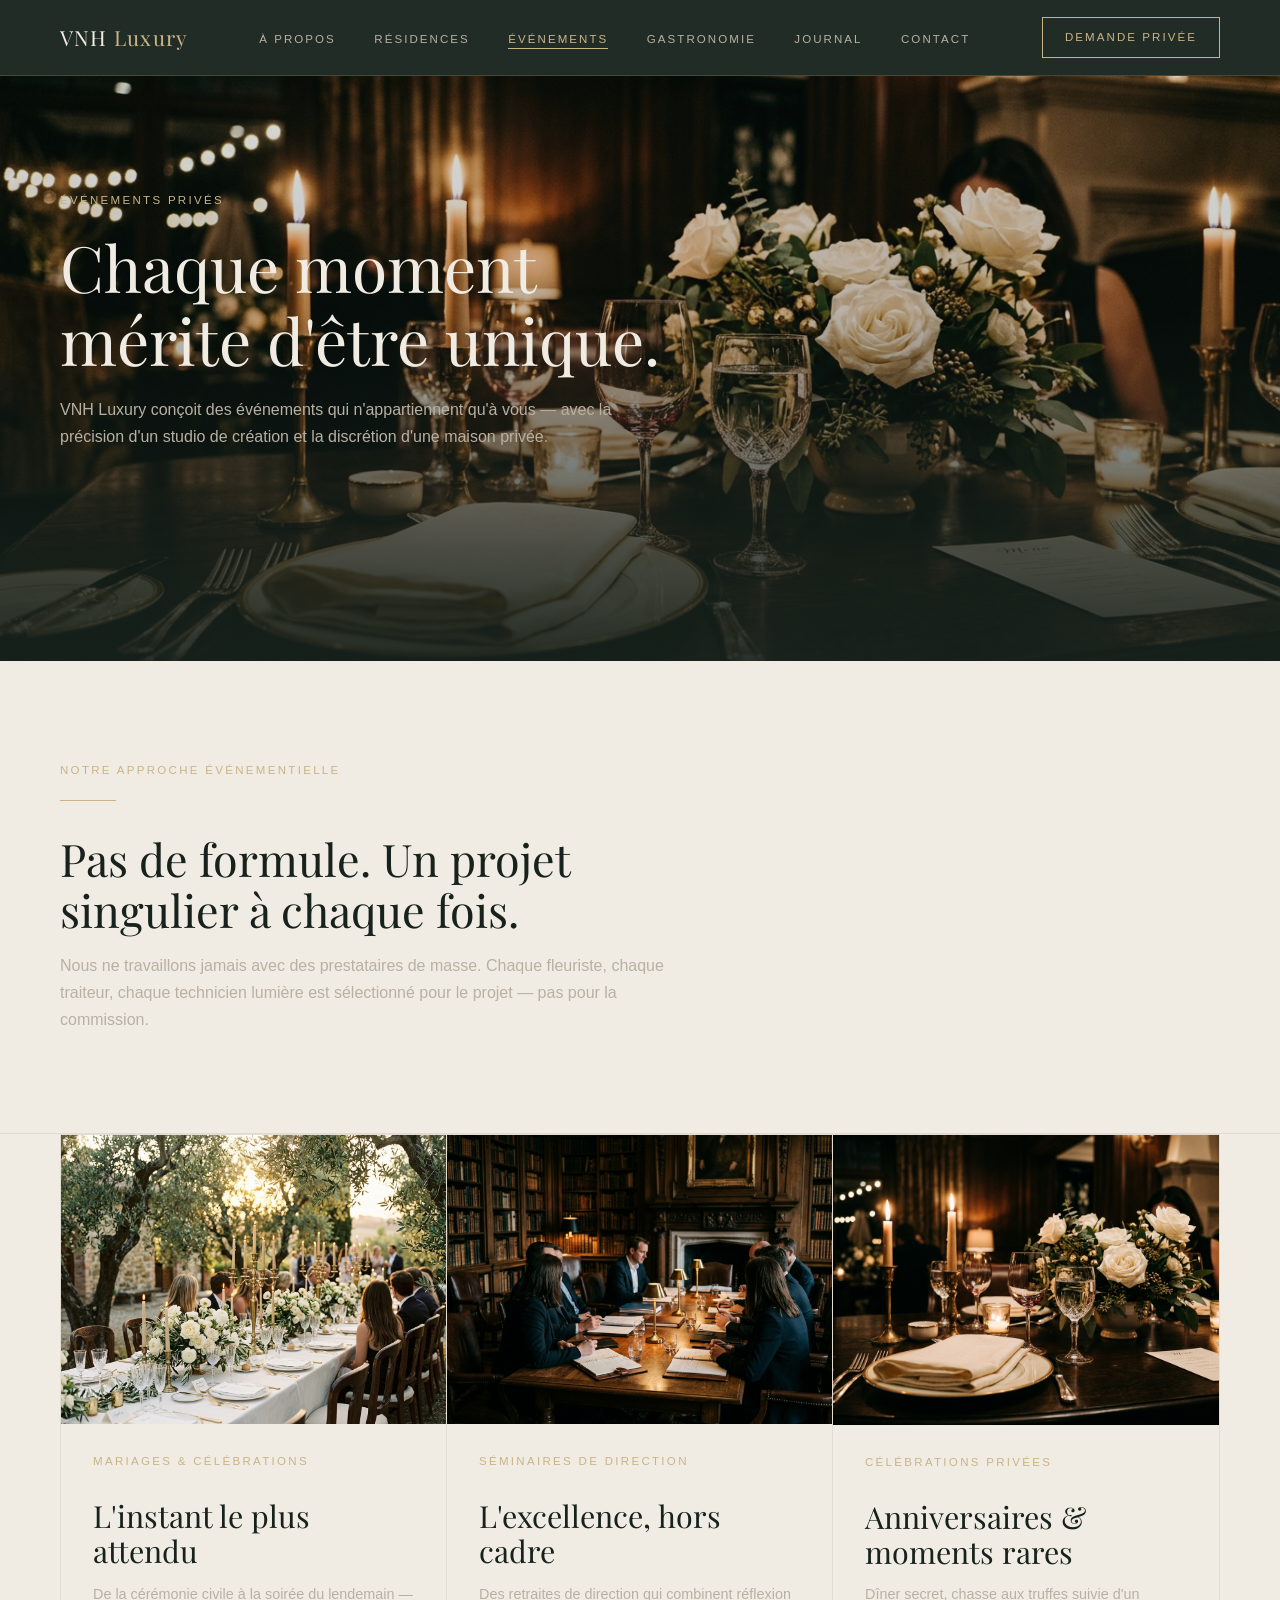
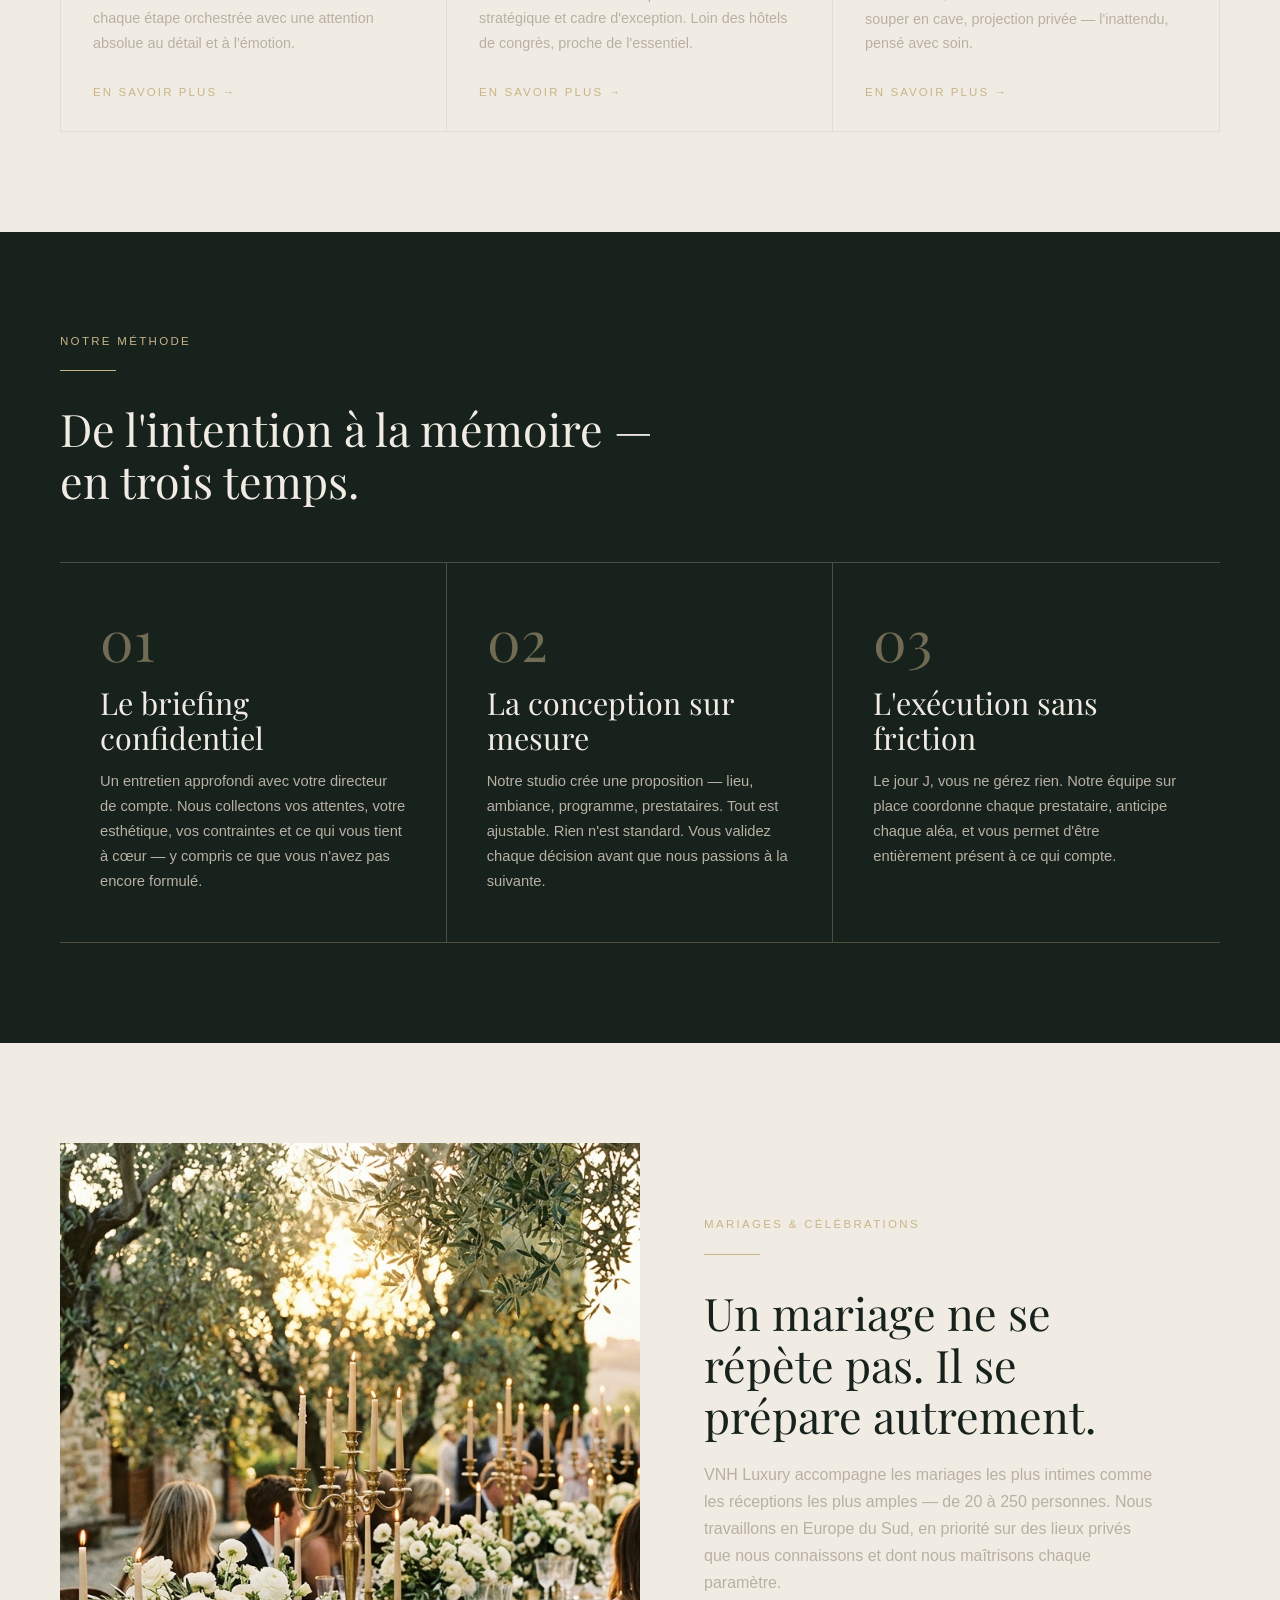
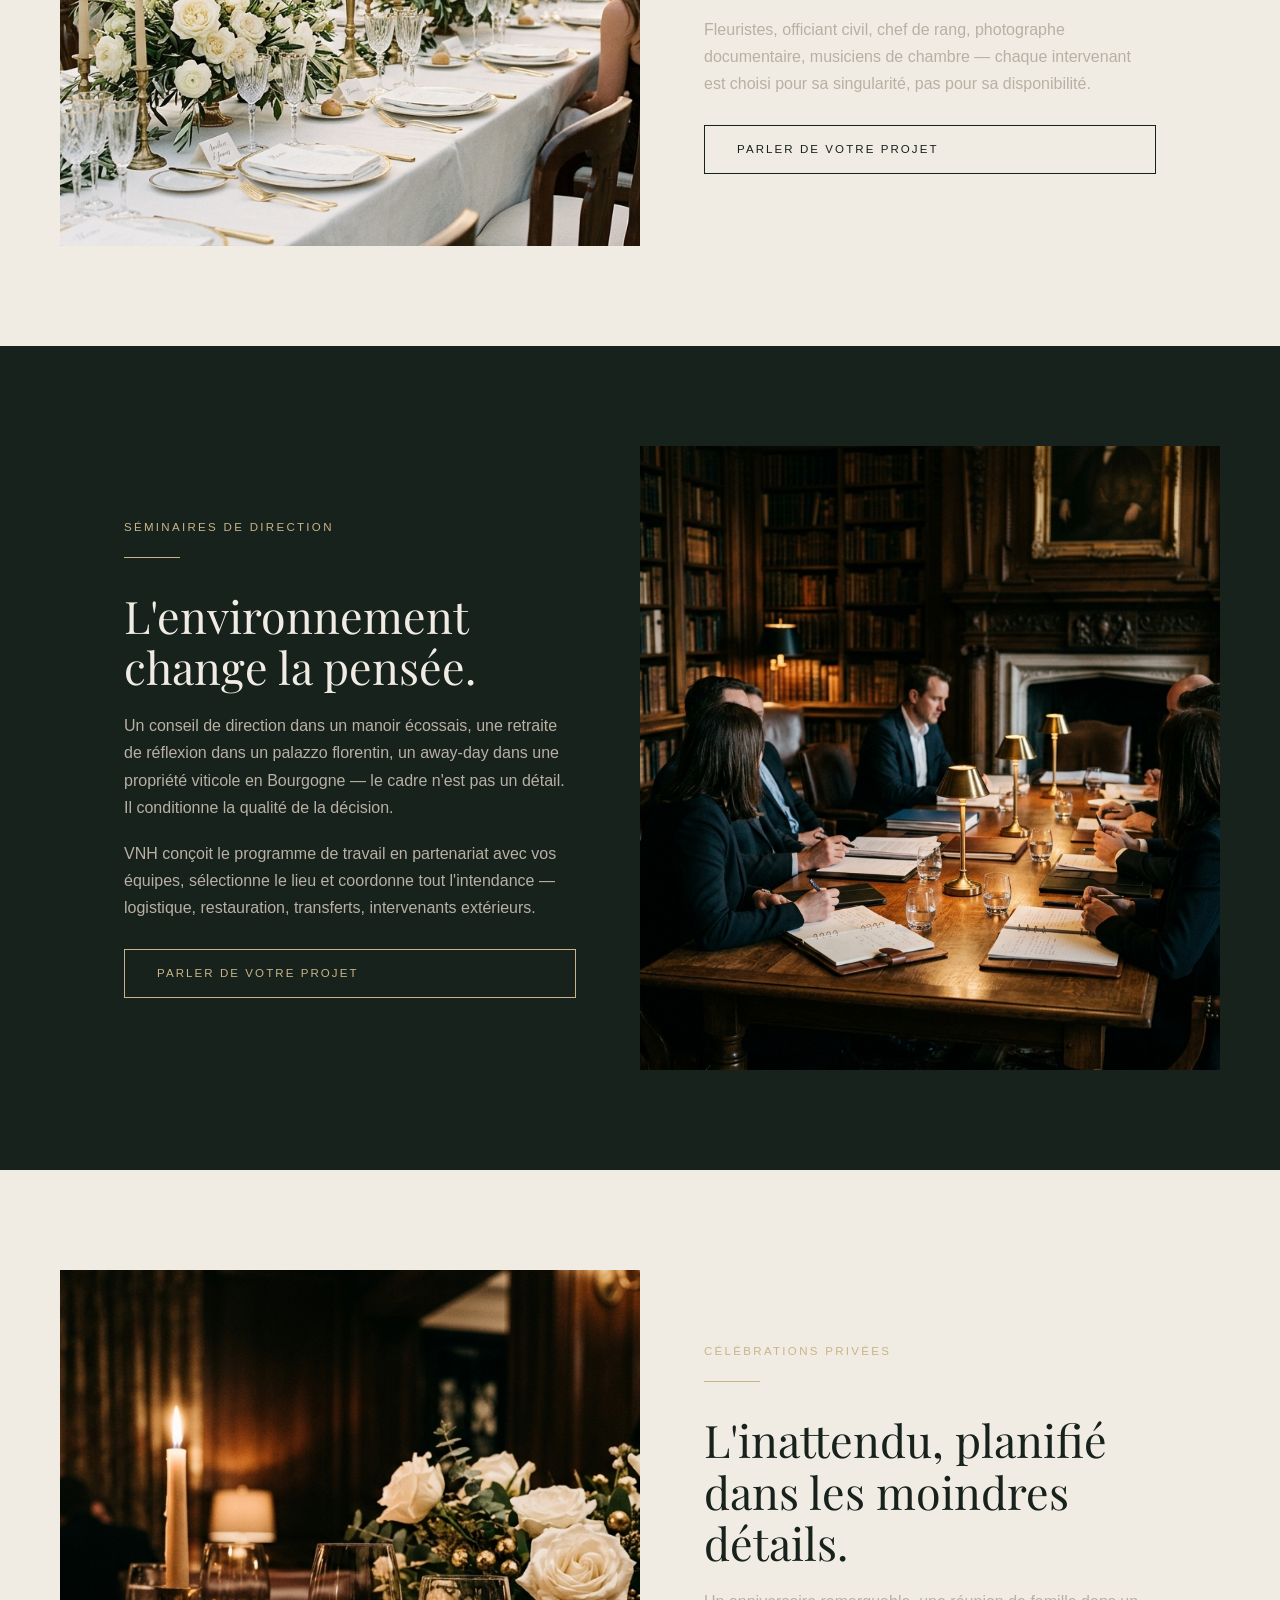
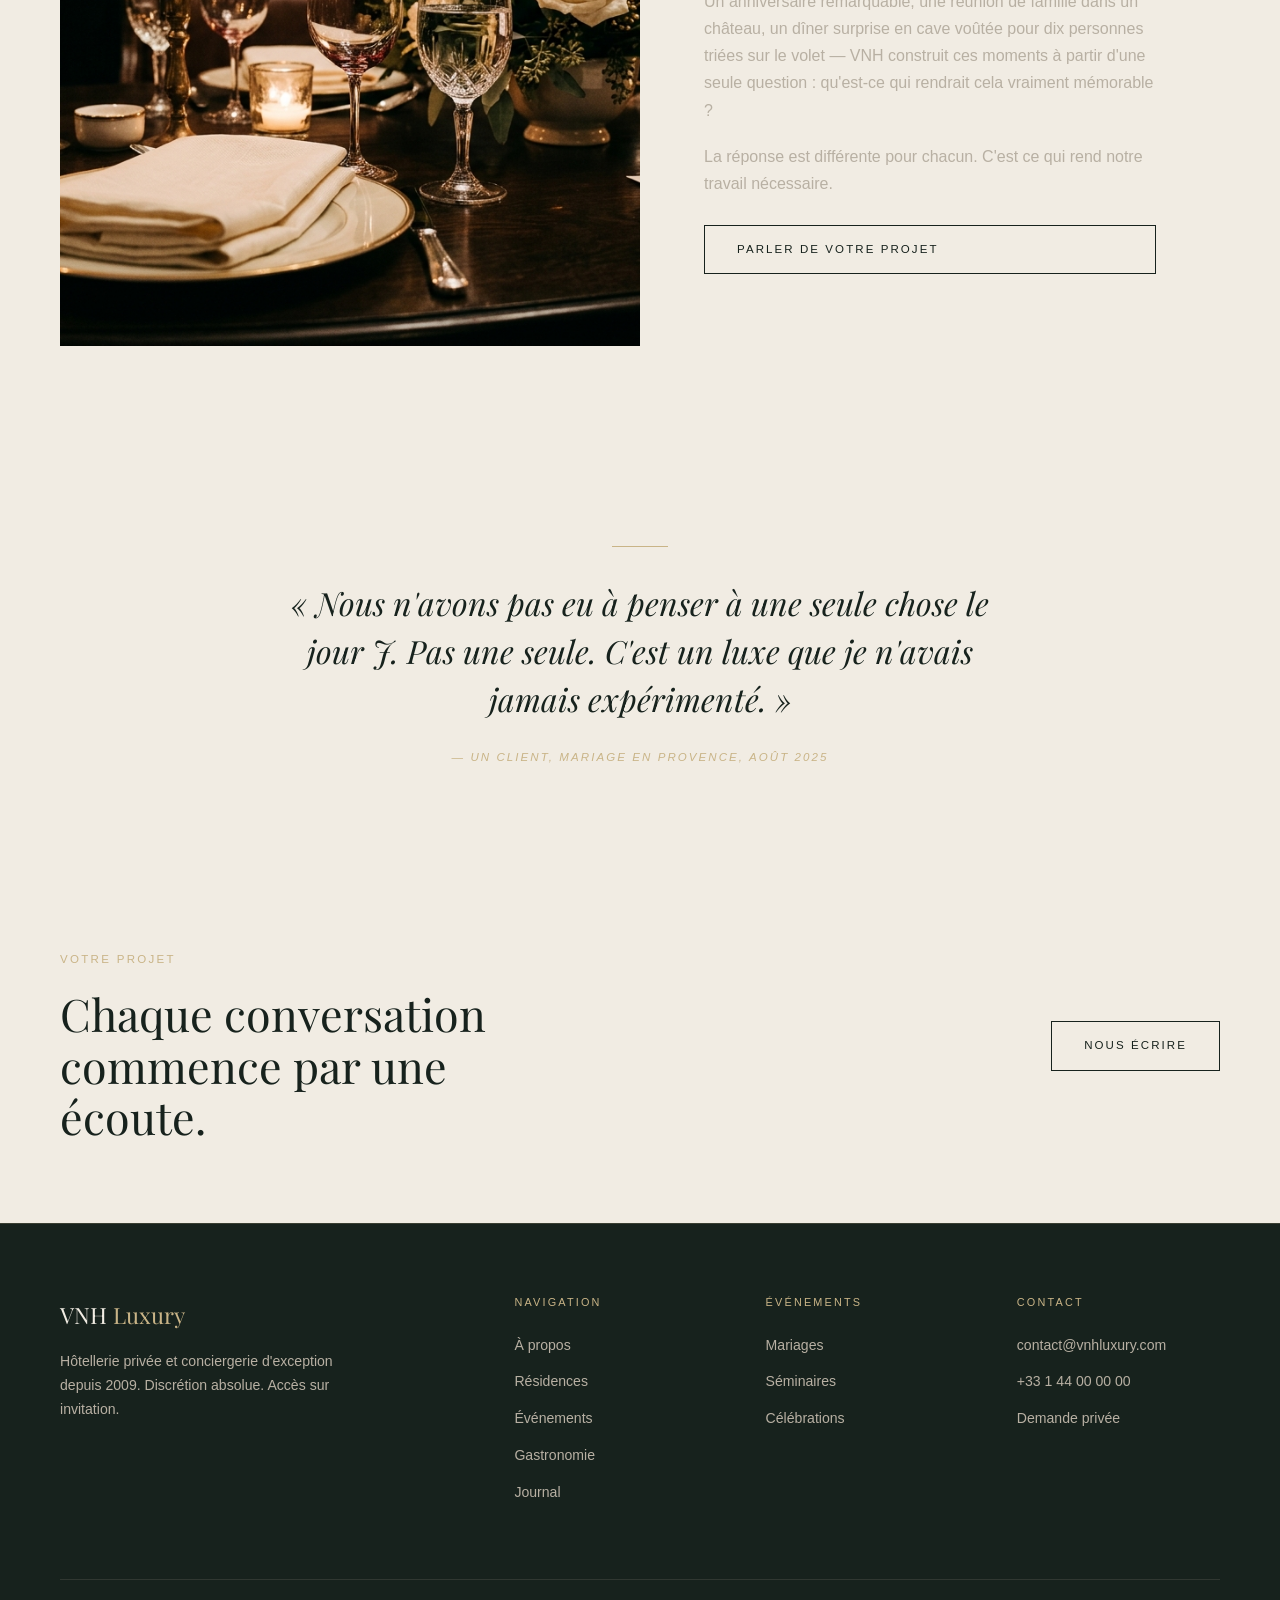
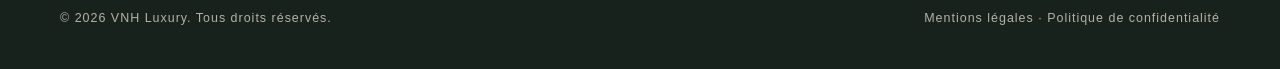
<file: evenements.html>
<!DOCTYPE html>
<html lang="fr">
<head>
  <meta charset="UTF-8" />
  <meta name="viewport" content="width=device-width, initial-scale=1.0" />
  <title>Événements — VNH Luxury</title>
  <meta name="description" content="Organisation d'événements privés d'exception : mariages, cérémonies, séminaires de direction et célébrations sur mesure par VNH Luxury." />
  <link rel="stylesheet" href="css/style.css" />
</head>
<body>

  <nav class="nav" role="navigation" aria-label="Navigation principale">
    <div class="nav__inner">
      <a href="index.html" class="nav__logo">VNH <span>Luxury</span></a>
      <ul class="nav__links" id="nav-links">
        <li><a href="a-propos.html">À propos</a></li>
        <li><a href="residences.html">Résidences</a></li>
        <li><a href="evenements.html" class="active">Événements</a></li>
        <li><a href="gastronomie.html">Gastronomie</a></li>
        <li><a href="journal.html">Journal</a></li>
        <li><a href="contact.html">Contact</a></li>
      </ul>
      <a href="contact.html" class="nav__cta">Demande privée</a>
      <button class="nav__burger" id="burger" aria-label="Menu" aria-expanded="false">
        <span></span><span></span><span></span>
      </button>
    </div>
  </nav>

  <!-- HERO -->
  <section class="hero hero--short" aria-label="Événements">
    <img class="hero__img" src="images/hero-evenements.jpg" alt="Table de dîner privé avec bougies et roses blanches" />
    <div class="hero__overlay"></div>
    <div class="hero__content container">
      <span class="eyebrow fade-up">Événements privés</span>
      <h1 class="fade-up fade-up--delay-1">Chaque moment<br>mérite d'être unique.</h1>
      <p class="hero__subtitle fade-up fade-up--delay-2">VNH Luxury conçoit des événements qui n'appartiennent qu'à vous — avec la précision d'un studio de création et la discrétion d'une maison privée.</p>
    </div>
  </section>

  <!-- INTRO -->
  <section class="bg-ivory">
    <div class="container">
      <div class="section-intro">
        <span class="eyebrow">Notre approche événementielle</span>
        <span class="gold-rule"></span>
        <h2>Pas de formule. Un projet singulier à chaque fois.</h2>
        <p>Nous ne travaillons jamais avec des prestataires de masse. Chaque fleuriste, chaque traiteur, chaque technicien lumière est sélectionné pour le projet — pas pour la commission.</p>
      </div>
    </div>
  </section>

  <hr class="divider" />

  <!-- TYPES D'ÉVÉNEMENTS -->
  <section class="bg-ivory" style="padding-top:0;">
    <div class="container">
      <div class="grid-3">

        <a href="#mariage" class="card" id="card-event-mariage">
          <div class="card__img">
            <img src="images/card-evenement-mariage.jpg" alt="Table de mariage en oliveraie au coucher du soleil" loading="lazy" />
          </div>
          <div class="card__body">
            <span class="eyebrow">Mariages & Célébrations</span>
            <h3>L'instant le plus attendu</h3>
            <p>De la cérémonie civile à la soirée du lendemain — chaque étape orchestrée avec une attention absolue au détail et à l'émotion.</p>
            <br/>
            <span class="label-sc" style="color:var(--gold);">En savoir plus →</span>
          </div>
        </a>

        <a href="#seminaire" class="card" id="card-event-seminaire">
          <div class="card__img">
            <img src="images/card-evenement-seminaire.jpg" alt="Séminaire dans une bibliothèque de manoir" loading="lazy" />
          </div>
          <div class="card__body">
            <span class="eyebrow">Séminaires de Direction</span>
            <h3>L'excellence, hors cadre</h3>
            <p>Des retraites de direction qui combinent réflexion stratégique et cadre d'exception. Loin des hôtels de congrès, proche de l'essentiel.</p>
            <br/>
            <span class="label-sc" style="color:var(--gold);">En savoir plus →</span>
          </div>
        </a>

        <a href="#celebration" class="card" id="card-event-celebration">
          <div class="card__img">
            <img src="images/hero-evenements.jpg" alt="Mise en place de table élégante" loading="lazy" />
          </div>
          <div class="card__body">
            <span class="eyebrow">Célébrations Privées</span>
            <h3>Anniversaires & moments rares</h3>
            <p>Dîner secret, chasse aux truffes suivie d'un souper en cave, projection privée — l'inattendu, pensé avec soin.</p>
            <br/>
            <span class="label-sc" style="color:var(--gold);">En savoir plus →</span>
          </div>
        </a>

      </div>
    </div>
  </section>

  <!-- PROCESSUS -->
  <section class="bg-forest">
    <div class="container">
      <div class="section-intro" style="margin-bottom:56px;">
        <span class="eyebrow">Notre méthode</span>
        <span class="gold-rule"></span>
        <h2 style="color:var(--ivory);">De l'intention à la mémoire — en trois temps.</h2>
      </div>
      <div class="steps">
        <div class="step" id="step-briefing">
          <div class="step__number">01</div>
          <h3>Le briefing confidentiel</h3>
          <p>Un entretien approfondi avec votre directeur de compte. Nous collectons vos attentes, votre esthétique, vos contraintes et ce qui vous tient à cœur — y compris ce que vous n'avez pas encore formulé.</p>
        </div>
        <div class="step" id="step-conception">
          <div class="step__number">02</div>
          <h3>La conception sur mesure</h3>
          <p>Notre studio crée une proposition — lieu, ambiance, programme, prestataires. Tout est ajustable. Rien n'est standard. Vous validez chaque décision avant que nous passions à la suivante.</p>
        </div>
        <div class="step" id="step-execution">
          <div class="step__number">03</div>
          <h3>L'exécution sans friction</h3>
          <p>Le jour J, vous ne gérez rien. Notre équipe sur place coordonne chaque prestataire, anticipe chaque aléa, et vous permet d'être entièrement présent à ce qui compte.</p>
        </div>
      </div>
    </div>
  </section>

  <!-- MARIAGE DETAIL -->
  <section class="bg-ivory" id="mariage">
    <div class="container">
      <div class="split">
        <div class="split__img">
          <img src="images/card-evenement-mariage.jpg" alt="Table de mariage en oliveraie au soleil couchant" loading="lazy" />
        </div>
        <div class="split__content">
          <span class="eyebrow">Mariages & Célébrations</span>
          <span class="gold-rule"></span>
          <h2>Un mariage ne se répète pas. Il se prépare autrement.</h2>
          <p style="color:var(--stone); margin:1.2rem 0;">VNH Luxury accompagne les mariages les plus intimes comme les réceptions les plus amples — de 20 à 250 personnes. Nous travaillons en Europe du Sud, en priorité sur des lieux privés que nous connaissons et dont nous maîtrisons chaque paramètre.</p>
          <p style="color:var(--stone);">Fleuristes, officiant civil, chef de rang, photographe documentaire, musiciens de chambre — chaque intervenant est choisi pour sa singularité, pas pour sa disponibilité.</p>
          <br/>
          <a href="contact.html" class="btn btn--forest" id="cta-mariage">Parler de votre projet</a>
        </div>
      </div>
    </div>
  </section>

  <!-- SÉMINAIRE DETAIL -->
  <section class="bg-forest" id="seminaire">
    <div class="container">
      <div class="split split--reverse">
        <div class="split__img">
          <img src="images/card-evenement-seminaire.jpg" alt="Séminaire dans bibliothèque privée" loading="lazy" />
        </div>
        <div class="split__content">
          <span class="eyebrow">Séminaires de Direction</span>
          <span class="gold-rule"></span>
          <h2 style="color:var(--ivory);">L'environnement change la pensée.</h2>
          <p style="color:var(--stone); margin:1.2rem 0;">Un conseil de direction dans un manoir écossais, une retraite de réflexion dans un palazzo florentin, un away-day dans une propriété viticole en Bourgogne — le cadre n'est pas un détail. Il conditionne la qualité de la décision.</p>
          <p style="color:var(--stone);">VNH conçoit le programme de travail en partenariat avec vos équipes, sélectionne le lieu et coordonne tout l'intendance — logistique, restauration, transferts, intervenants extérieurs.</p>
          <br/>
          <a href="contact.html" class="btn" id="cta-seminaire">Parler de votre projet</a>
        </div>
      </div>
    </div>
  </section>

  <!-- CÉLÉBRATION DETAIL -->
  <section class="bg-ivory" id="celebration">
    <div class="container">
      <div class="split">
        <div class="split__img">
          <img src="images/hero-evenements.jpg" alt="Table de dîner intime aux bougies" loading="lazy" />
        </div>
        <div class="split__content">
          <span class="eyebrow">Célébrations Privées</span>
          <span class="gold-rule"></span>
          <h2>L'inattendu, planifié dans les moindres détails.</h2>
          <p style="color:var(--stone); margin:1.2rem 0;">Un anniversaire remarquable, une réunion de famille dans un château, un dîner surprise en cave voûtée pour dix personnes triées sur le volet — VNH construit ces moments à partir d'une seule question : qu'est-ce qui rendrait cela vraiment mémorable ?</p>
          <p style="color:var(--stone);">La réponse est différente pour chacun. C'est ce qui rend notre travail nécessaire.</p>
          <br/>
          <a href="contact.html" class="btn btn--forest" id="cta-celebration">Parler de votre projet</a>
        </div>
      </div>
    </div>
  </section>

  <!-- QUOTE -->
  <section class="quote-section bg-forest">
    <div class="container">
      <span class="gold-rule" style="margin:0 auto 2rem;"></span>
      <blockquote>« Nous n'avons pas eu à penser à une seule chose le jour J. Pas une seule. C'est un luxe que je n'avais jamais expérimenté. »</blockquote>
      <cite>— Un client, mariage en Provence, août 2025</cite>
    </div>
  </section>

  <section class="bg-ivory" style="padding:80px 0;">
    <div class="container" style="display:flex; align-items:center; justify-content:space-between; gap:40px; flex-wrap:wrap;">
      <div>
        <span class="eyebrow">Votre projet</span>
        <h2 style="max-width:520px;">Chaque conversation commence par une écoute.</h2>
      </div>
      <a href="contact.html" class="btn btn--forest" id="cta-evenements-contact">Nous écrire</a>
    </div>
  </section>

  <footer class="footer">
    <div class="container">
      <div class="footer__grid">
        <div>
          <div class="footer__brand">VNH <span>Luxury</span></div>
          <p class="footer__tagline">Hôtellerie privée et conciergerie d'exception depuis 2009. Discrétion absolue. Accès sur invitation.</p>
        </div>
        <div class="footer__col">
          <h4>Navigation</h4>
          <ul>
            <li><a href="a-propos.html">À propos</a></li>
            <li><a href="residences.html">Résidences</a></li>
            <li><a href="evenements.html">Événements</a></li>
            <li><a href="gastronomie.html">Gastronomie</a></li>
            <li><a href="journal.html">Journal</a></li>
          </ul>
        </div>
        <div class="footer__col">
          <h4>Événements</h4>
          <ul>
            <li><a href="#mariage">Mariages</a></li>
            <li><a href="#seminaire">Séminaires</a></li>
            <li><a href="#celebration">Célébrations</a></li>
          </ul>
        </div>
        <div class="footer__col">
          <h4>Contact</h4>
          <ul>
            <li><a href="mailto:contact@vnhluxury.com">contact@vnhluxury.com</a></li>
            <li><a href="tel:+33144000000">+33 1 44 00 00 00</a></li>
            <li><a href="contact.html">Demande privée</a></li>
          </ul>
        </div>
      </div>
      <div class="footer__bottom">
        <p>© 2026 VNH Luxury. Tous droits réservés.</p>
        <p>Mentions légales · Politique de confidentialité</p>
      </div>
    </div>
  </footer>

  <script>
    const burger = document.getElementById('burger');
    const navLinks = document.getElementById('nav-links');
    burger.addEventListener('click', () => {
      navLinks.classList.toggle('open');
      burger.setAttribute('aria-expanded', navLinks.classList.contains('open'));
    });
  </script>
</body>
</html>
</file>
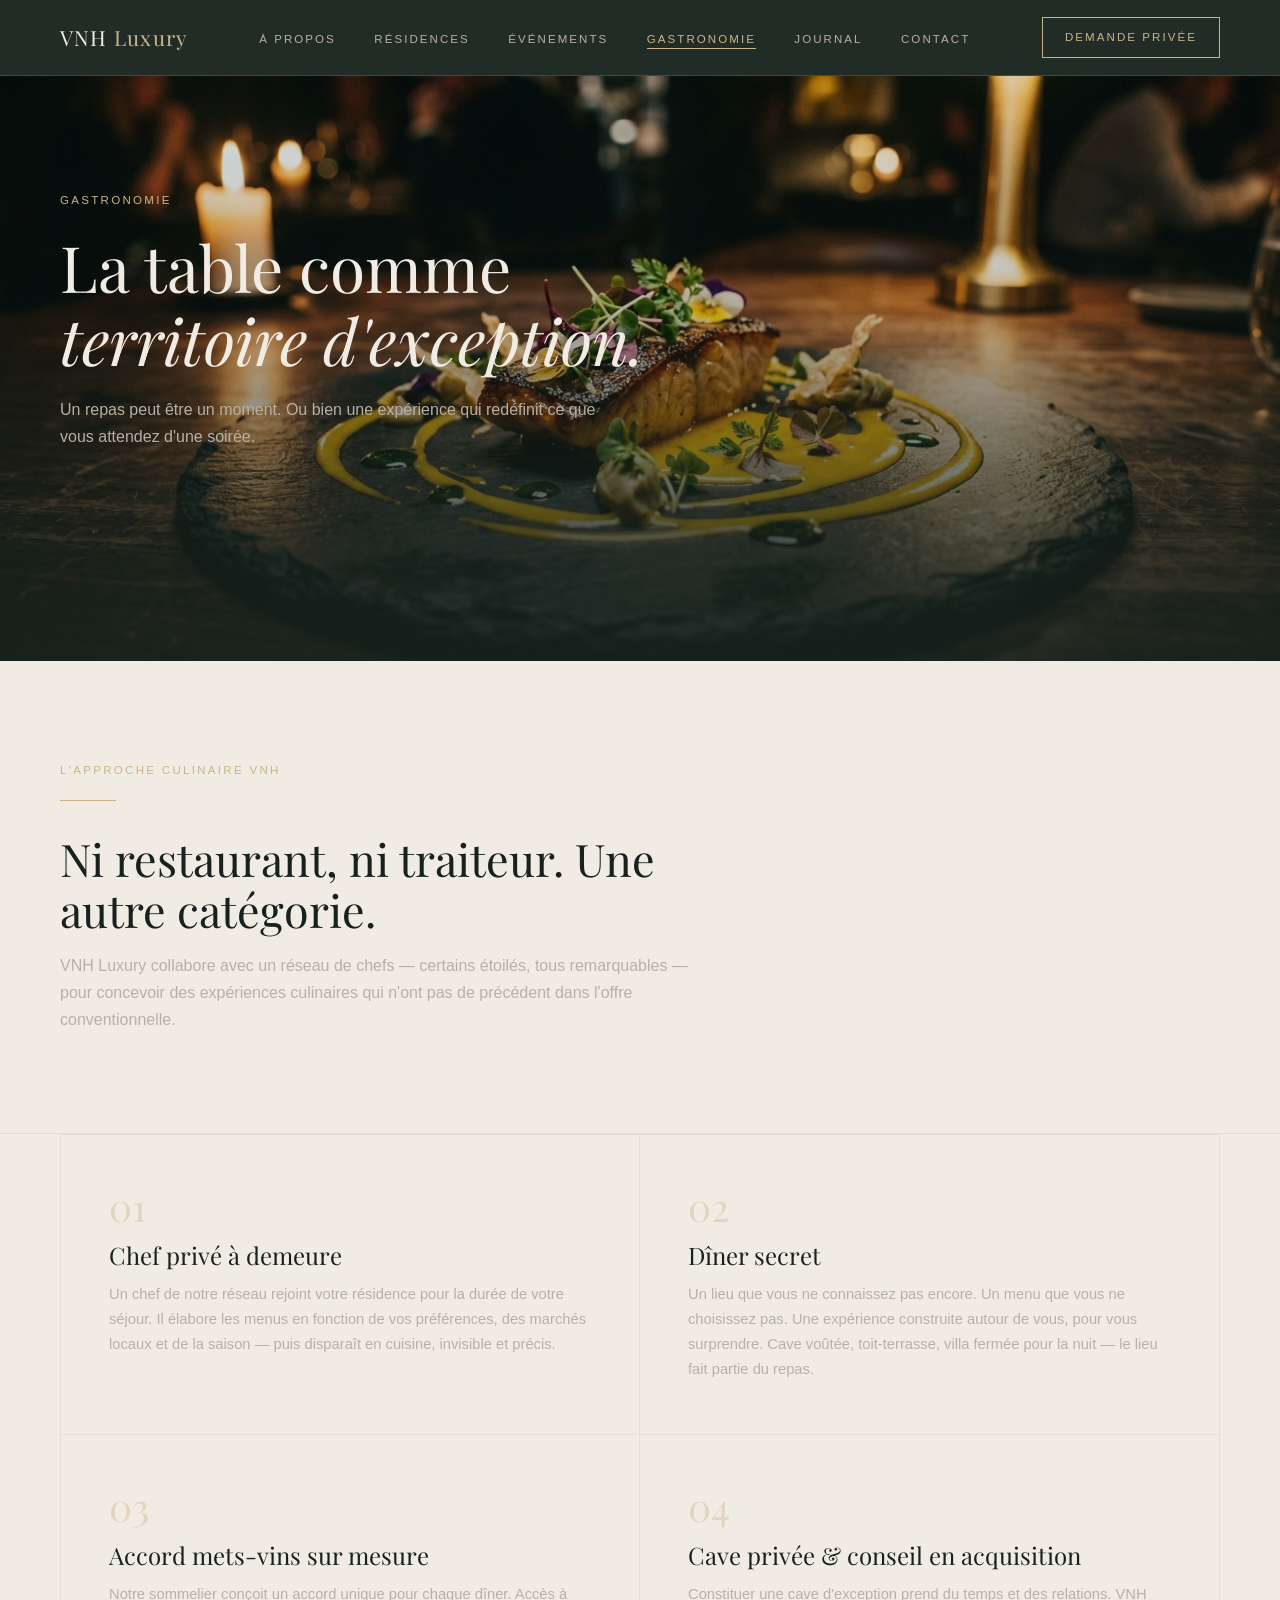
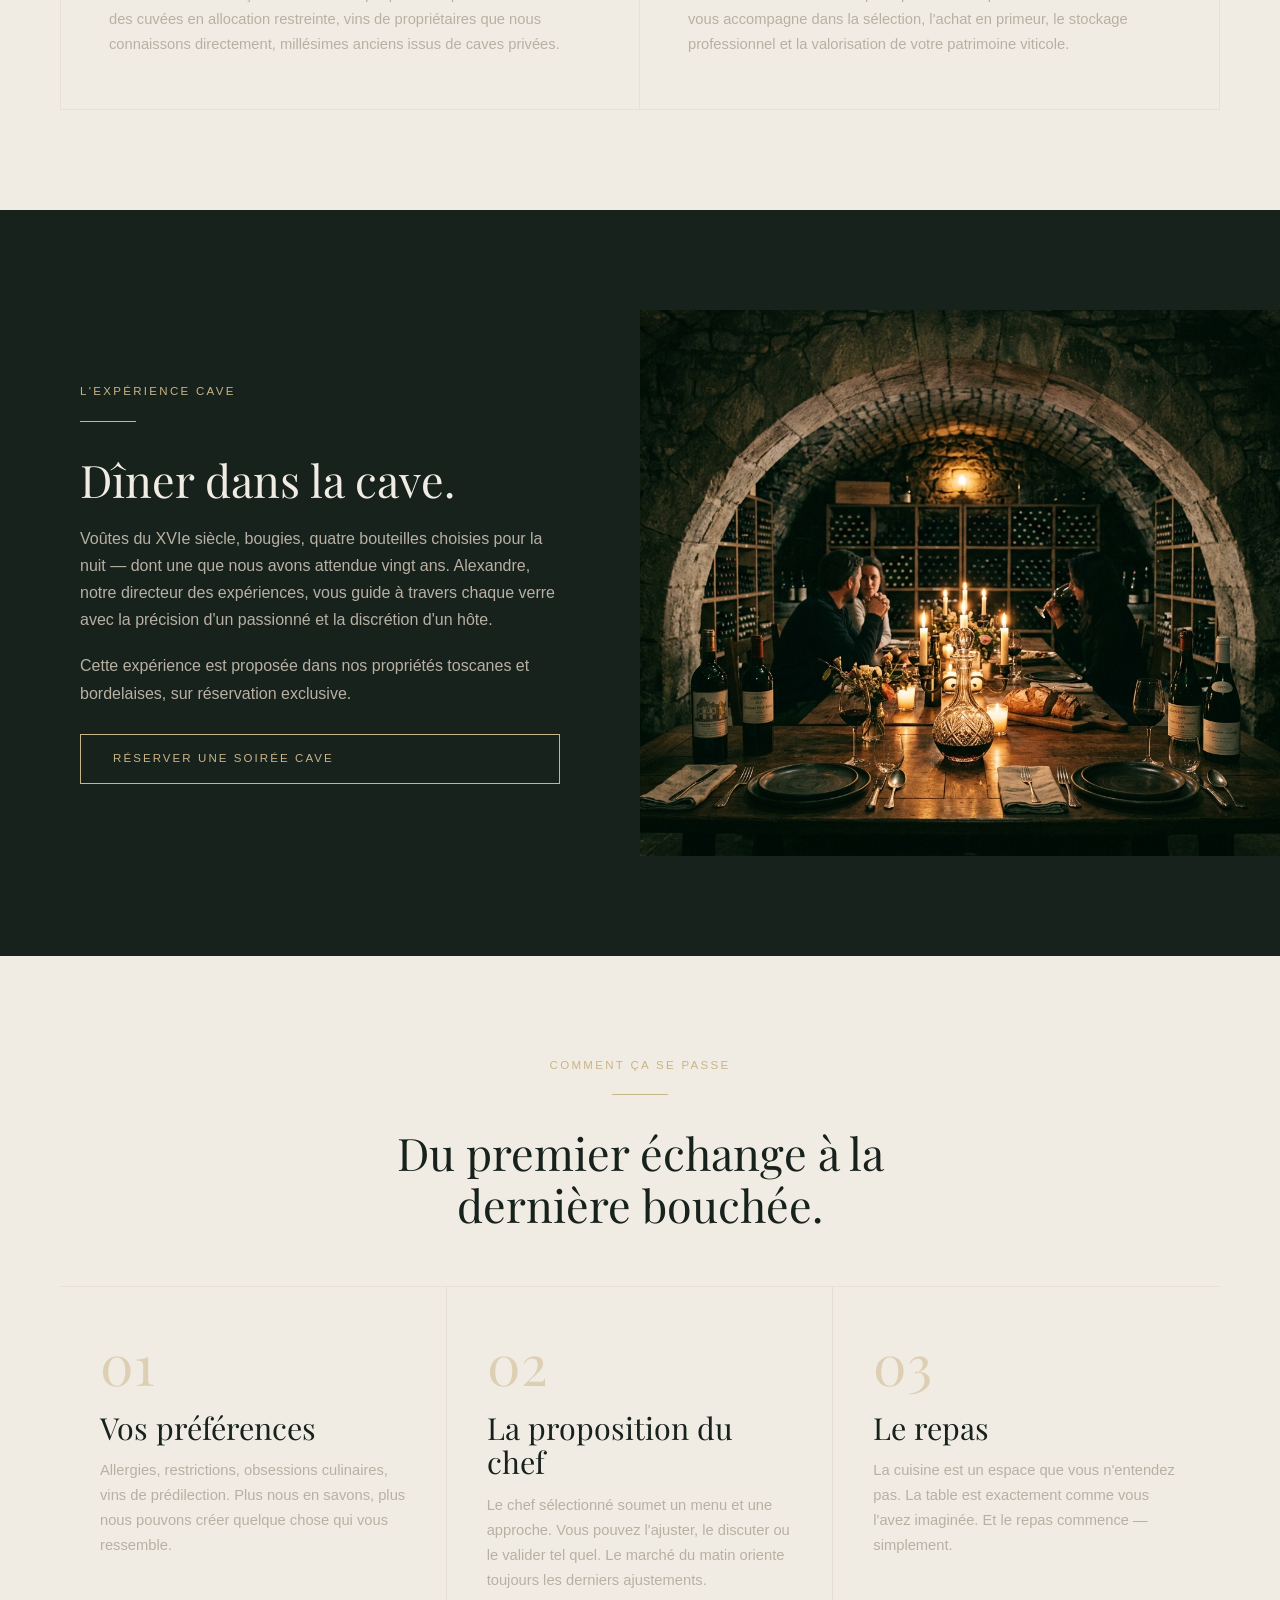
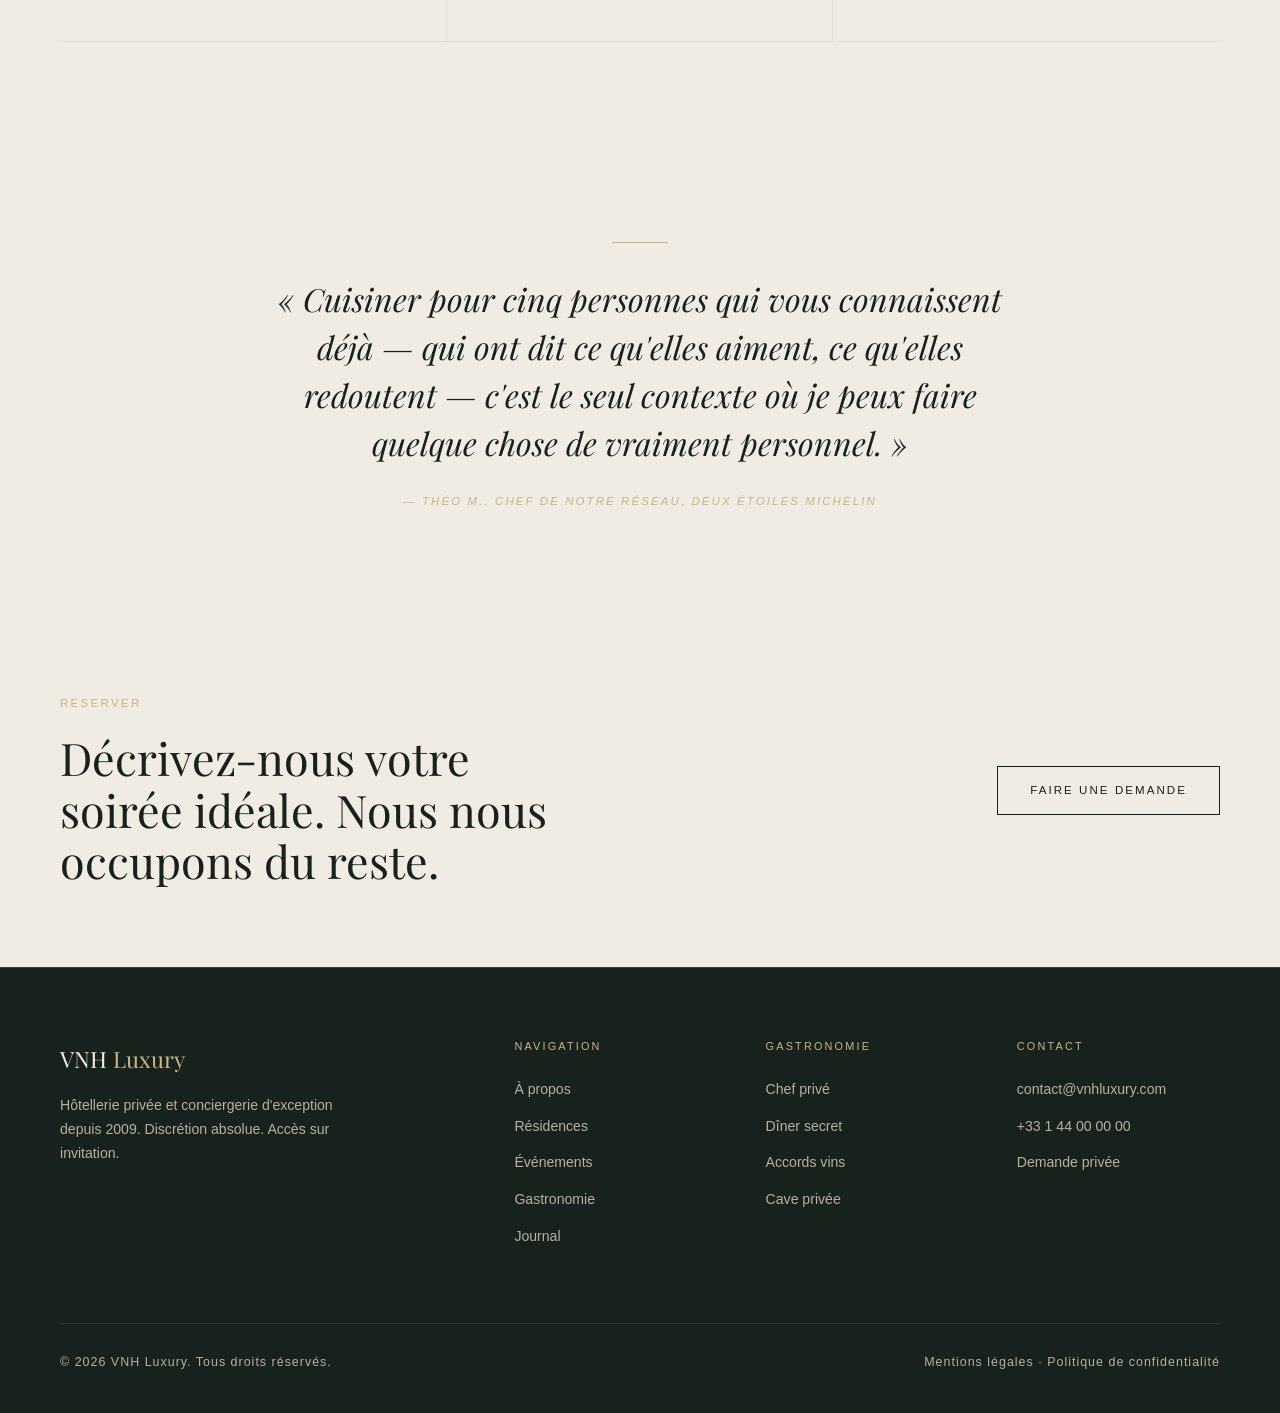
<file: gastronomie.html>
<!DOCTYPE html>
<html lang="fr">
<head>
  <meta charset="UTF-8" />
  <meta name="viewport" content="width=device-width, initial-scale=1.0" />
  <title>Gastronomie — VNH Luxury</title>
  <meta name="description" content="Expériences culinaires privées par VNH Luxury : chef étoilé à domicile, dîners secrets, accords mets-vins et cave privée." />
  <link rel="stylesheet" href="css/style.css" />
</head>
<body>

  <nav class="nav" role="navigation" aria-label="Navigation principale">
    <div class="nav__inner">
      <a href="index.html" class="nav__logo">VNH <span>Luxury</span></a>
      <ul class="nav__links" id="nav-links">
        <li><a href="a-propos.html">À propos</a></li>
        <li><a href="residences.html">Résidences</a></li>
        <li><a href="evenements.html">Événements</a></li>
        <li><a href="gastronomie.html" class="active">Gastronomie</a></li>
        <li><a href="journal.html">Journal</a></li>
        <li><a href="contact.html">Contact</a></li>
      </ul>
      <a href="contact.html" class="nav__cta">Demande privée</a>
      <button class="nav__burger" id="burger" aria-label="Menu" aria-expanded="false">
        <span></span><span></span><span></span>
      </button>
    </div>
  </nav>

  <!-- HERO -->
  <section class="hero hero--short" aria-label="Gastronomie">
    <img class="hero__img" src="images/hero-gastronomie.jpg" alt="Assiette gastronomique sur ardoise, sauce safran et herbes" />
    <div class="hero__overlay"></div>
    <div class="hero__content container">
      <span class="eyebrow fade-up">Gastronomie</span>
      <h1 class="fade-up fade-up--delay-1">La table comme<br><em>territoire d'exception.</em></h1>
      <p class="hero__subtitle fade-up fade-up--delay-2">Un repas peut être un moment. Ou bien une expérience qui redéfinit ce que vous attendez d'une soirée.</p>
    </div>
  </section>

  <!-- INTRO -->
  <section class="bg-ivory">
    <div class="container">
      <div class="section-intro">
        <span class="eyebrow">L'approche culinaire VNH</span>
        <span class="gold-rule"></span>
        <h2>Ni restaurant, ni traiteur. Une autre catégorie.</h2>
        <p>VNH Luxury collabore avec un réseau de chefs — certains étoilés, tous remarquables — pour concevoir des expériences culinaires qui n'ont pas de précédent dans l'offre conventionnelle.</p>
      </div>
    </div>
  </section>

  <hr class="divider" />

  <!-- SERVICES GASTRONOMIQUES -->
  <section class="bg-ivory" style="padding-top:0;">
    <div class="container">
      <div class="gastro-grid">

        <div class="gastro-item" id="service-chef-prive">
          <div class="gastro-item__num">01</div>
          <h3>Chef privé à demeure</h3>
          <p>Un chef de notre réseau rejoint votre résidence pour la durée de votre séjour. Il élabore les menus en fonction de vos préférences, des marchés locaux et de la saison — puis disparaît en cuisine, invisible et précis.</p>
        </div>

        <div class="gastro-item" id="service-diner-secret">
          <div class="gastro-item__img" style="display:none;"></div>
          <div class="gastro-item__num">02</div>
          <h3>Dîner secret</h3>
          <p>Un lieu que vous ne connaissez pas encore. Un menu que vous ne choisissez pas. Une expérience construite autour de vous, pour vous surprendre. Cave voûtée, toit-terrasse, villa fermée pour la nuit — le lieu fait partie du repas.</p>
        </div>

        <div class="gastro-item" id="service-accords-vins">
          <div class="gastro-item__num">03</div>
          <h3>Accord mets-vins sur mesure</h3>
          <p>Notre sommelier conçoit un accord unique pour chaque dîner. Accès à des cuvées en allocation restreinte, vins de propriétaires que nous connaissons directement, millésimes anciens issus de caves privées.</p>
        </div>

        <div class="gastro-item" id="service-cave-privee">
          <div class="gastro-item__num">04</div>
          <h3>Cave privée & conseil en acquisition</h3>
          <p>Constituer une cave d'exception prend du temps et des relations. VNH vous accompagne dans la sélection, l'achat en primeur, le stockage professionnel et la valorisation de votre patrimoine viticole.</p>
        </div>

      </div>
    </div>
  </section>

  <!-- SPLIT IMAGE + TEXTE -->
  <section class="bg-forest">
    <div class="container" style="max-width:100%;padding:0;">
      <div class="split split--reverse">
        <div class="split__img">
          <img src="images/card-gastronomie-cave.jpg" alt="Dîner privé dans une cave voûtée à la bougie" loading="lazy" />
        </div>
        <div class="split__content" style="padding:72px 80px;">
          <span class="eyebrow">L'expérience cave</span>
          <span class="gold-rule"></span>
          <h2 style="color:var(--ivory);">Dîner dans la cave.</h2>
          <p style="color:var(--stone); margin:1.2rem 0;">Voûtes du XVIe siècle, bougies, quatre bouteilles choisies pour la nuit — dont une que nous avons attendue vingt ans. Alexandre, notre directeur des expériences, vous guide à travers chaque verre avec la précision d'un passionné et la discrétion d'un hôte.</p>
          <p style="color:var(--stone);">Cette expérience est proposée dans nos propriétés toscanes et bordelaises, sur réservation exclusive.</p>
          <br/>
          <a href="contact.html" class="btn" id="cta-cave-gastronomie">Réserver une soirée cave</a>
        </div>
      </div>
    </div>
  </section>

  <!-- ÉTAPES PRÉPARATION -->
  <section class="bg-ivory">
    <div class="container">
      <div class="section-intro section-intro--center" style="margin-bottom:56px;">
        <span class="eyebrow">Comment ça se passe</span>
        <span class="gold-rule" style="margin:0 auto 2rem;"></span>
        <h2>Du premier échange à la dernière bouchée.</h2>
      </div>
      <div class="steps" style="border-top:1px solid rgba(184,176,163,0.2);">
        <div class="step" style="background:var(--ivory); border-color:rgba(184,176,163,0.25);">
          <div class="step__number" style="color:var(--gold);">01</div>
          <h3 style="color:var(--forest);">Vos préférences</h3>
          <p style="color:var(--stone);">Allergies, restrictions, obsessions culinaires, vins de prédilection. Plus nous en savons, plus nous pouvons créer quelque chose qui vous ressemble.</p>
        </div>
        <div class="step" style="background:var(--ivory); border-color:rgba(184,176,163,0.25);">
          <div class="step__number" style="color:var(--gold);">02</div>
          <h3 style="color:var(--forest);">La proposition du chef</h3>
          <p style="color:var(--stone);">Le chef sélectionné soumet un menu et une approche. Vous pouvez l'ajuster, le discuter ou le valider tel quel. Le marché du matin oriente toujours les derniers ajustements.</p>
        </div>
        <div class="step" style="background:var(--ivory); border-color:rgba(184,176,163,0.25);">
          <div class="step__number" style="color:var(--gold);">03</div>
          <h3 style="color:var(--forest);">Le repas</h3>
          <p style="color:var(--stone);">La cuisine est un espace que vous n'entendez pas. La table est exactement comme vous l'avez imaginée. Et le repas commence — simplement.</p>
        </div>
      </div>
    </div>
  </section>

  <!-- CITATION CHEF -->
  <section class="quote-section bg-forest">
    <div class="container">
      <span class="gold-rule" style="margin:0 auto 2rem;"></span>
      <blockquote>« Cuisiner pour cinq personnes qui vous connaissent déjà — qui ont dit ce qu'elles aiment, ce qu'elles redoutent — c'est le seul contexte où je peux faire quelque chose de vraiment personnel. »</blockquote>
      <cite>— Théo M., chef de notre réseau, deux étoiles Michelin</cite>
    </div>
  </section>

  <section class="bg-ivory" style="padding:80px 0;">
    <div class="container" style="display:flex; align-items:center; justify-content:space-between; gap:40px; flex-wrap:wrap;">
      <div>
        <span class="eyebrow">Réserver</span>
        <h2 style="max-width:520px;">Décrivez-nous votre soirée idéale. Nous nous occupons du reste.</h2>
      </div>
      <a href="contact.html" class="btn btn--forest" id="cta-gastronomie-contact">Faire une demande</a>
    </div>
  </section>

  <footer class="footer">
    <div class="container">
      <div class="footer__grid">
        <div>
          <div class="footer__brand">VNH <span>Luxury</span></div>
          <p class="footer__tagline">Hôtellerie privée et conciergerie d'exception depuis 2009. Discrétion absolue. Accès sur invitation.</p>
        </div>
        <div class="footer__col">
          <h4>Navigation</h4>
          <ul>
            <li><a href="a-propos.html">À propos</a></li>
            <li><a href="residences.html">Résidences</a></li>
            <li><a href="evenements.html">Événements</a></li>
            <li><a href="gastronomie.html">Gastronomie</a></li>
            <li><a href="journal.html">Journal</a></li>
          </ul>
        </div>
        <div class="footer__col">
          <h4>Gastronomie</h4>
          <ul>
            <li><a href="#service-chef-prive">Chef privé</a></li>
            <li><a href="#service-diner-secret">Dîner secret</a></li>
            <li><a href="#service-accords-vins">Accords vins</a></li>
            <li><a href="#service-cave-privee">Cave privée</a></li>
          </ul>
        </div>
        <div class="footer__col">
          <h4>Contact</h4>
          <ul>
            <li><a href="mailto:contact@vnhluxury.com">contact@vnhluxury.com</a></li>
            <li><a href="tel:+33144000000">+33 1 44 00 00 00</a></li>
            <li><a href="contact.html">Demande privée</a></li>
          </ul>
        </div>
      </div>
      <div class="footer__bottom">
        <p>© 2026 VNH Luxury. Tous droits réservés.</p>
        <p>Mentions légales · Politique de confidentialité</p>
      </div>
    </div>
  </footer>

  <script>
    const burger = document.getElementById('burger');
    const navLinks = document.getElementById('nav-links');
    burger.addEventListener('click', () => {
      navLinks.classList.toggle('open');
      burger.setAttribute('aria-expanded', navLinks.classList.contains('open'));
    });
  </script>
</body>
</html>
</file>
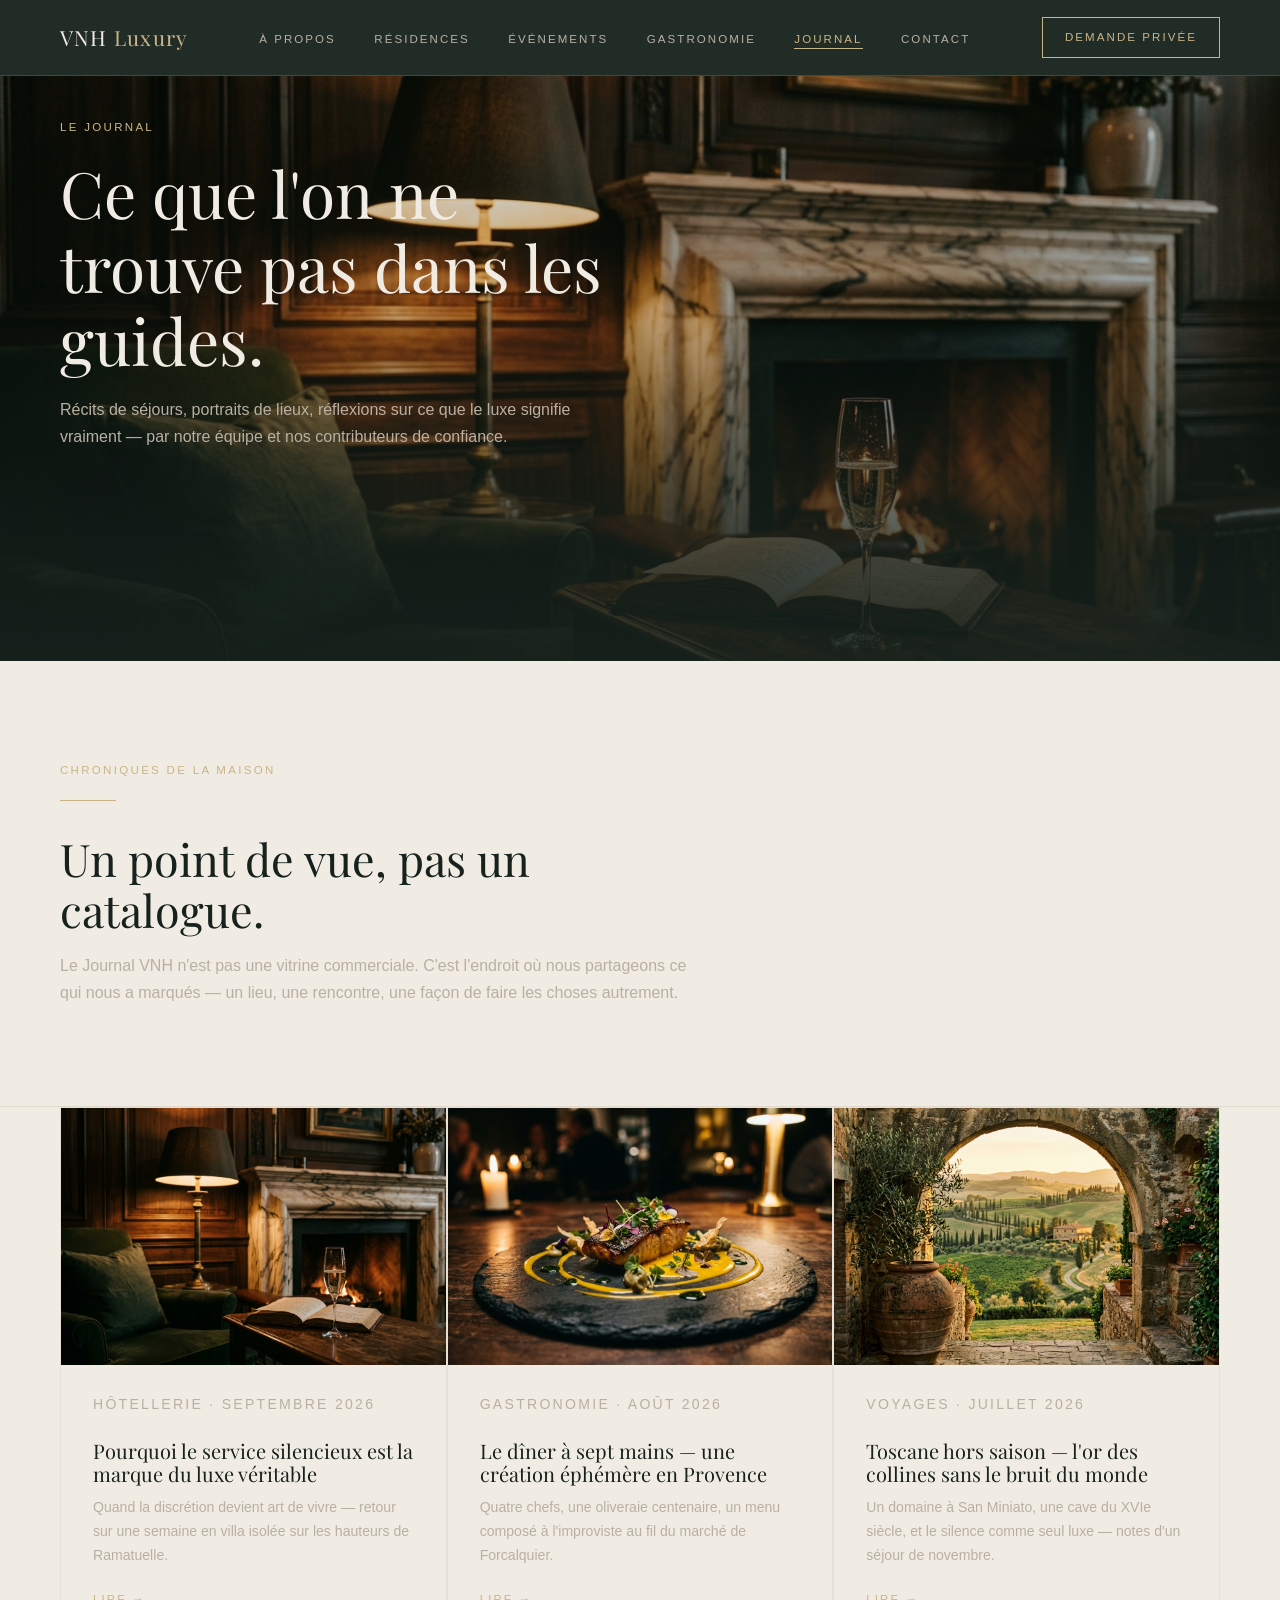
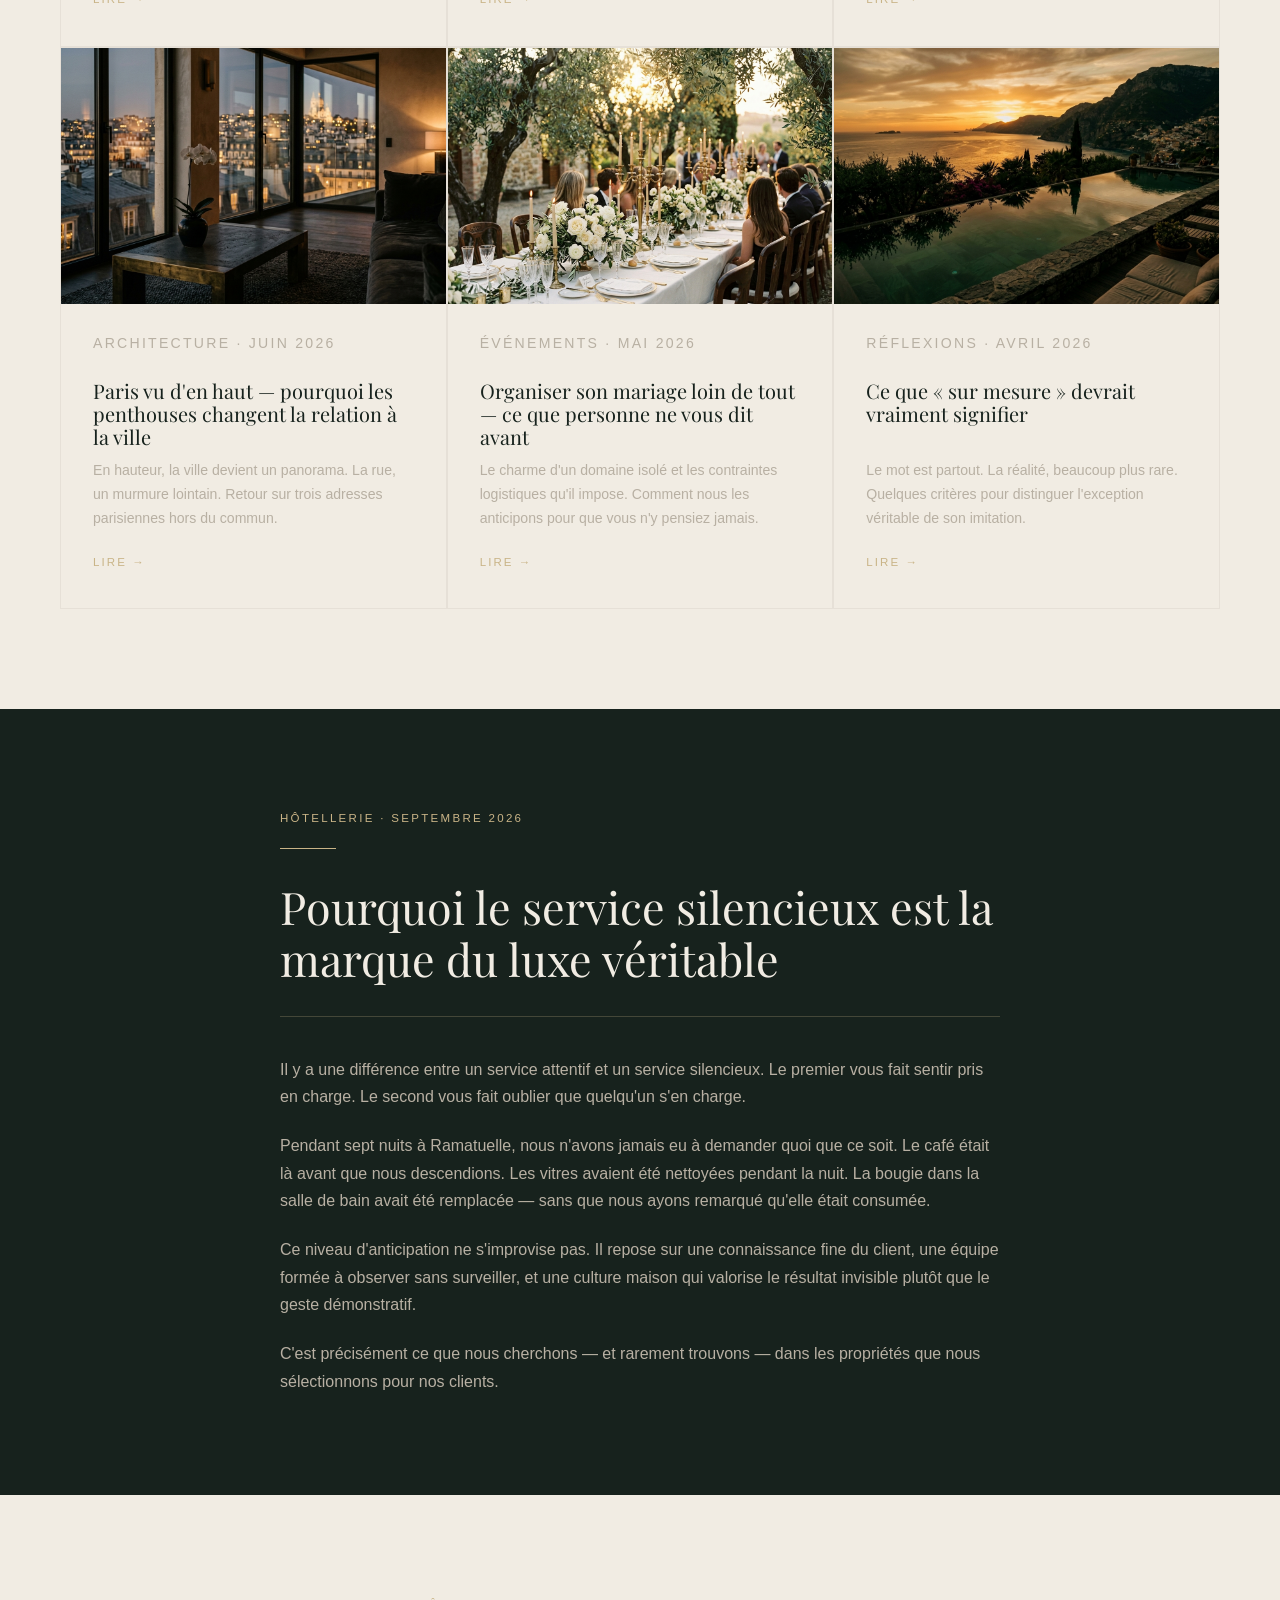
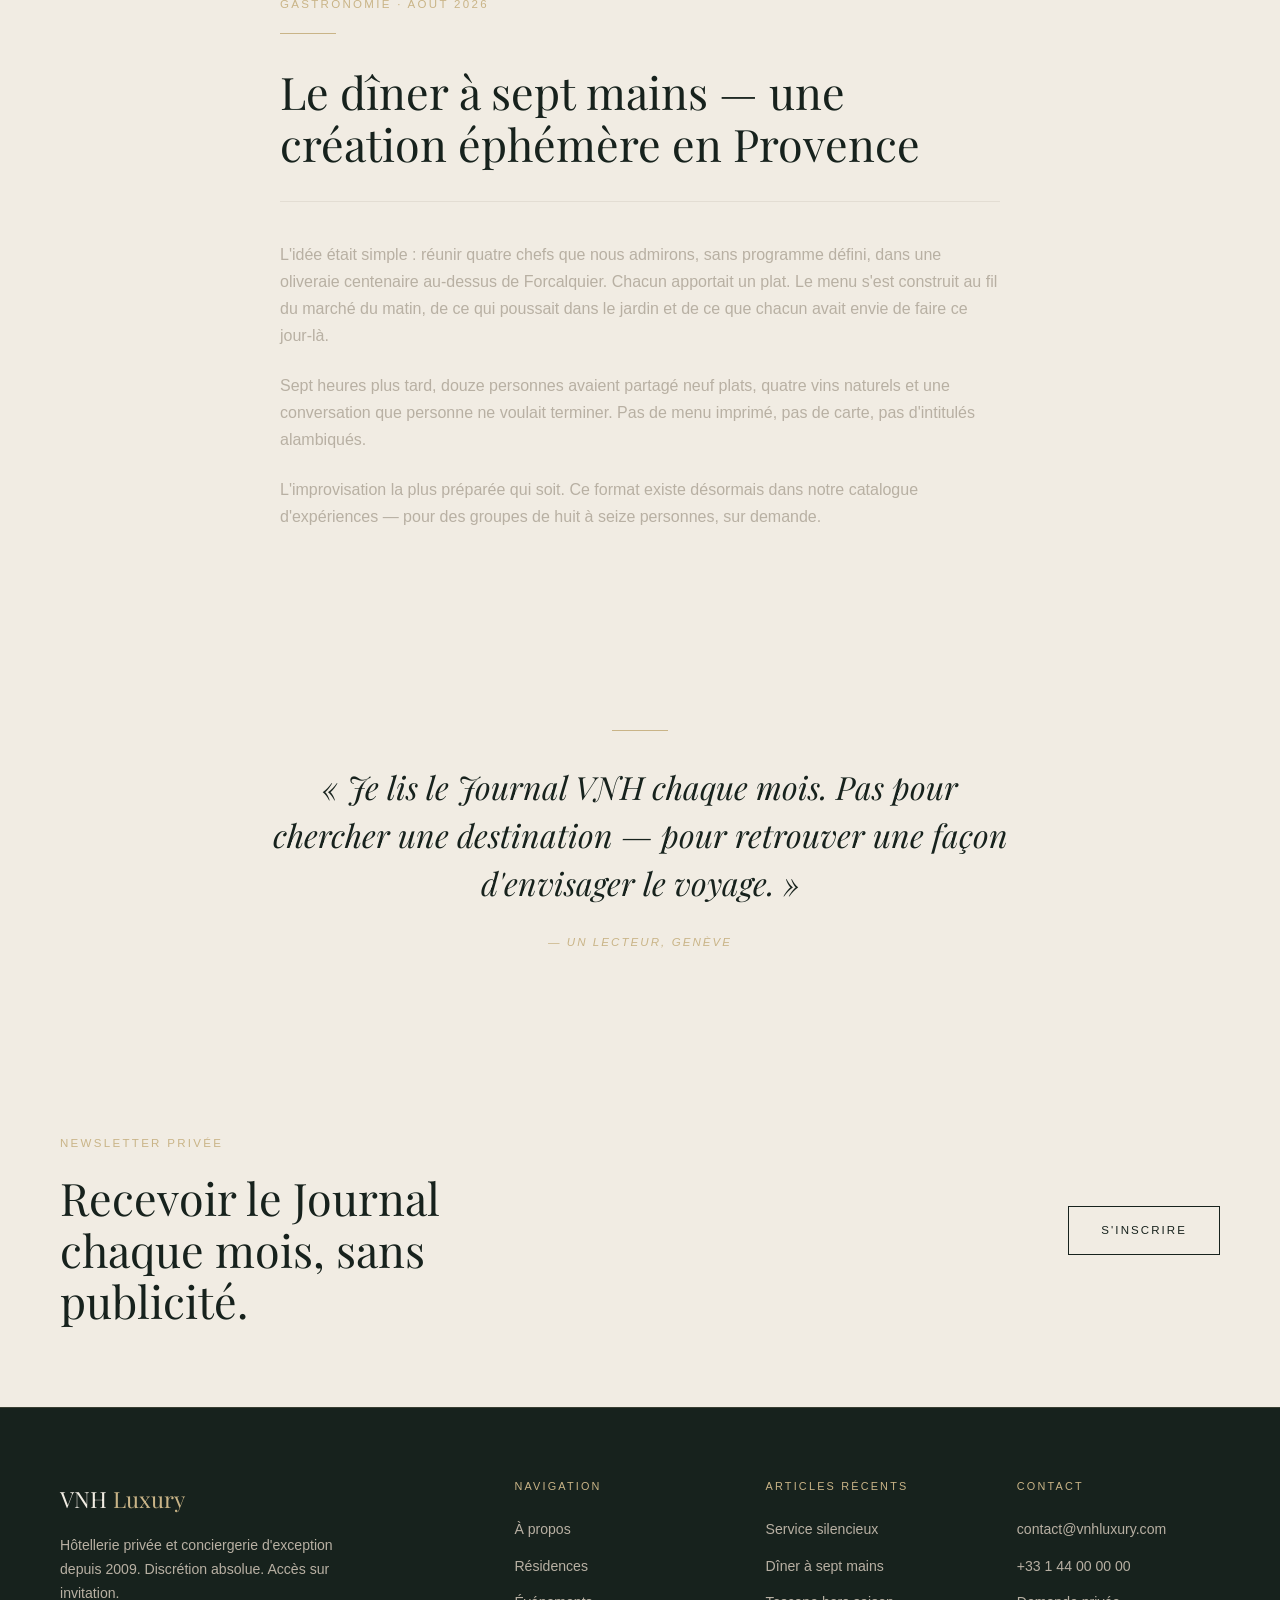
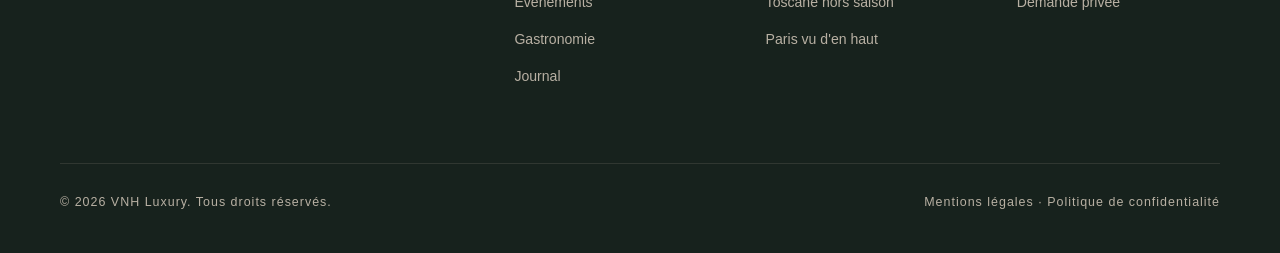
<file: journal.html>
<!DOCTYPE html>
<html lang="fr">
<head>
  <meta charset="UTF-8" />
  <meta name="viewport" content="width=device-width, initial-scale=1.0" />
  <title>Journal — VNH Luxury</title>
  <meta name="description" content="Le Journal VNH — chroniques de voyage, réflexions sur l'hôtellerie d'exception et portraits de lieux que peu connaissent encore." />
  <link rel="stylesheet" href="css/style.css" />
</head>
<body>

  <nav class="nav" role="navigation" aria-label="Navigation principale">
    <div class="nav__inner">
      <a href="index.html" class="nav__logo">VNH <span>Luxury</span></a>
      <ul class="nav__links" id="nav-links">
        <li><a href="a-propos.html">À propos</a></li>
        <li><a href="residences.html">Résidences</a></li>
        <li><a href="evenements.html">Événements</a></li>
        <li><a href="gastronomie.html">Gastronomie</a></li>
        <li><a href="journal.html" class="active">Journal</a></li>
        <li><a href="contact.html">Contact</a></li>
      </ul>
      <a href="contact.html" class="nav__cta">Demande privée</a>
      <button class="nav__burger" id="burger" aria-label="Menu" aria-expanded="false">
        <span></span><span></span><span></span>
      </button>
    </div>
  </nav>

  <!-- HERO -->
  <section class="hero hero--short" aria-label="Journal">
    <img class="hero__img" src="images/hero-journal.jpg" alt="Intérieur feutré avec cheminée, livre ouvert et flûte de champagne" />
    <div class="hero__overlay"></div>
    <div class="hero__content container">
      <span class="eyebrow fade-up">Le Journal</span>
      <h1 class="fade-up fade-up--delay-1">Ce que l'on ne<br>trouve pas dans les guides.</h1>
      <p class="hero__subtitle fade-up fade-up--delay-2">Récits de séjours, portraits de lieux, réflexions sur ce que le luxe signifie vraiment — par notre équipe et nos contributeurs de confiance.</p>
    </div>
  </section>

  <!-- INTRO -->
  <section class="bg-ivory">
    <div class="container">
      <div class="section-intro">
        <span class="eyebrow">Chroniques de la Maison</span>
        <span class="gold-rule"></span>
        <h2>Un point de vue, pas un catalogue.</h2>
        <p>Le Journal VNH n'est pas une vitrine commerciale. C'est l'endroit où nous partageons ce qui nous a marqués — un lieu, une rencontre, une façon de faire les choses autrement.</p>
      </div>
    </div>
  </section>

  <hr class="divider" />

  <!-- GRILLE ARTICLES -->
  <section class="bg-ivory" style="padding-top:0;">
    <div class="container">
      <div class="articles-grid">

        <a href="#article-1" class="article-card" id="journal-article-1">
          <div class="article-card__img">
            <img src="images/hero-journal.jpg" alt="Intérieur de salon de luxe, cheminée et livre" loading="lazy" />
          </div>
          <div class="article-card__body">
            <p class="article-card__meta">Hôtellerie · Septembre 2026</p>
            <h3>Pourquoi le service silencieux est la marque du luxe véritable</h3>
            <p>Quand la discrétion devient art de vivre — retour sur une semaine en villa isolée sur les hauteurs de Ramatuelle.</p>
            <span class="label-sc" style="color:var(--gold);">Lire →</span>
          </div>
        </a>

        <a href="#article-2" class="article-card" id="journal-article-2">
          <div class="article-card__img">
            <img src="images/hero-gastronomie.jpg" alt="Dressage d'assiette gastronomique sur ardoise" loading="lazy" />
          </div>
          <div class="article-card__body">
            <p class="article-card__meta">Gastronomie · Août 2026</p>
            <h3>Le dîner à sept mains — une création éphémère en Provence</h3>
            <p>Quatre chefs, une oliveraie centenaire, un menu composé à l'improviste au fil du marché de Forcalquier.</p>
            <span class="label-sc" style="color:var(--gold);">Lire →</span>
          </div>
        </a>

        <a href="#article-3" class="article-card" id="journal-article-3">
          <div class="article-card__img">
            <img src="images/card-residence-3.jpg" alt="Arche toscane encadrant les collines vertes" loading="lazy" />
          </div>
          <div class="article-card__body">
            <p class="article-card__meta">Voyages · Juillet 2026</p>
            <h3>Toscane hors saison — l'or des collines sans le bruit du monde</h3>
            <p>Un domaine à San Miniato, une cave du XVIe siècle, et le silence comme seul luxe — notes d'un séjour de novembre.</p>
            <span class="label-sc" style="color:var(--gold);">Lire →</span>
          </div>
        </a>

        <a href="#article-4" class="article-card" id="journal-article-4">
          <div class="article-card__img">
            <img src="images/card-residence-2.jpg" alt="Vue nocturne Paris depuis penthouse" loading="lazy" />
          </div>
          <div class="article-card__body">
            <p class="article-card__meta">Architecture · Juin 2026</p>
            <h3>Paris vu d'en haut — pourquoi les penthouses changent la relation à la ville</h3>
            <p>En hauteur, la ville devient un panorama. La rue, un murmure lointain. Retour sur trois adresses parisiennes hors du commun.</p>
            <span class="label-sc" style="color:var(--gold);">Lire →</span>
          </div>
        </a>

        <a href="#article-5" class="article-card" id="journal-article-5">
          <div class="article-card__img">
            <img src="images/card-evenement-mariage.jpg" alt="Table de mariage en oliveraie dorée" loading="lazy" />
          </div>
          <div class="article-card__body">
            <p class="article-card__meta">Événements · Mai 2026</p>
            <h3>Organiser son mariage loin de tout — ce que personne ne vous dit avant</h3>
            <p>Le charme d'un domaine isolé et les contraintes logistiques qu'il impose. Comment nous les anticipons pour que vous n'y pensiez jamais.</p>
            <span class="label-sc" style="color:var(--gold);">Lire →</span>
          </div>
        </a>

        <a href="#article-6" class="article-card" id="journal-article-6">
          <div class="article-card__img">
            <img src="images/hero-accueil.jpg" alt="Piscine à débordement au coucher du soleil sur la mer" loading="lazy" />
          </div>
          <div class="article-card__body">
            <p class="article-card__meta">Réflexions · Avril 2026</p>
            <h3>Ce que « sur mesure » devrait vraiment signifier</h3>
            <p>Le mot est partout. La réalité, beaucoup plus rare. Quelques critères pour distinguer l'exception véritable de son imitation.</p>
            <span class="label-sc" style="color:var(--gold);">Lire →</span>
          </div>
        </a>

      </div>
    </div>
  </section>

  <!-- ARTICLE COMPLET 1 -->
  <section class="bg-forest" id="article-1" style="padding: var(--section-v) 0;">
    <div class="container" style="max-width:800px;">
      <span class="eyebrow">Hôtellerie · Septembre 2026</span>
      <span class="gold-rule"></span>
      <h2 style="color:var(--ivory); margin-bottom:2rem;">Pourquoi le service silencieux est la marque du luxe véritable</h2>
      <div style="border-top:1px solid rgba(201,180,135,0.25); padding-top:2.4rem;">
        <p style="color:var(--stone); margin-bottom:1.4rem;">Il y a une différence entre un service attentif et un service silencieux. Le premier vous fait sentir pris en charge. Le second vous fait oublier que quelqu'un s'en charge.</p>
        <p style="color:var(--stone); margin-bottom:1.4rem;">Pendant sept nuits à Ramatuelle, nous n'avons jamais eu à demander quoi que ce soit. Le café était là avant que nous descendions. Les vitres avaient été nettoyées pendant la nuit. La bougie dans la salle de bain avait été remplacée — sans que nous ayons remarqué qu'elle était consumée.</p>
        <p style="color:var(--stone); margin-bottom:1.4rem;">Ce niveau d'anticipation ne s'improvise pas. Il repose sur une connaissance fine du client, une équipe formée à observer sans surveiller, et une culture maison qui valorise le résultat invisible plutôt que le geste démonstratif.</p>
        <p style="color:var(--stone);">C'est précisément ce que nous cherchons — et rarement trouvons — dans les propriétés que nous sélectionnons pour nos clients.</p>
      </div>
    </div>
  </section>

  <!-- ARTICLE COMPLET 2 -->
  <section class="bg-ivory" id="article-2" style="padding: var(--section-v) 0;">
    <div class="container" style="max-width:800px;">
      <span class="eyebrow">Gastronomie · Août 2026</span>
      <span class="gold-rule"></span>
      <h2 style="margin-bottom:2rem;">Le dîner à sept mains — une création éphémère en Provence</h2>
      <div style="border-top:1px solid rgba(184,176,163,0.25); padding-top:2.4rem;">
        <p style="color:var(--stone); margin-bottom:1.4rem;">L'idée était simple : réunir quatre chefs que nous admirons, sans programme défini, dans une oliveraie centenaire au-dessus de Forcalquier. Chacun apportait un plat. Le menu s'est construit au fil du marché du matin, de ce qui poussait dans le jardin et de ce que chacun avait envie de faire ce jour-là.</p>
        <p style="color:var(--stone); margin-bottom:1.4rem;">Sept heures plus tard, douze personnes avaient partagé neuf plats, quatre vins naturels et une conversation que personne ne voulait terminer. Pas de menu imprimé, pas de carte, pas d'intitulés alambiqués.</p>
        <p style="color:var(--stone);">L'improvisation la plus préparée qui soit. Ce format existe désormais dans notre catalogue d'expériences — pour des groupes de huit à seize personnes, sur demande.</p>
      </div>
    </div>
  </section>

  <!-- CITATION -->
  <section class="quote-section bg-forest">
    <div class="container">
      <span class="gold-rule" style="margin:0 auto 2rem;"></span>
      <blockquote>« Je lis le Journal VNH chaque mois. Pas pour chercher une destination — pour retrouver une façon d'envisager le voyage. »</blockquote>
      <cite>— Un lecteur, Genève</cite>
    </div>
  </section>

  <section class="bg-ivory" style="padding:80px 0;">
    <div class="container" style="display:flex; align-items:center; justify-content:space-between; gap:40px; flex-wrap:wrap;">
      <div>
        <span class="eyebrow">Newsletter privée</span>
        <h2 style="max-width:520px;">Recevoir le Journal chaque mois, sans publicité.</h2>
      </div>
      <a href="contact.html" class="btn btn--forest" id="cta-journal-newsletter">S'inscrire</a>
    </div>
  </section>

  <footer class="footer">
    <div class="container">
      <div class="footer__grid">
        <div>
          <div class="footer__brand">VNH <span>Luxury</span></div>
          <p class="footer__tagline">Hôtellerie privée et conciergerie d'exception depuis 2009. Discrétion absolue. Accès sur invitation.</p>
        </div>
        <div class="footer__col">
          <h4>Navigation</h4>
          <ul>
            <li><a href="a-propos.html">À propos</a></li>
            <li><a href="residences.html">Résidences</a></li>
            <li><a href="evenements.html">Événements</a></li>
            <li><a href="gastronomie.html">Gastronomie</a></li>
            <li><a href="journal.html">Journal</a></li>
          </ul>
        </div>
        <div class="footer__col">
          <h4>Articles récents</h4>
          <ul>
            <li><a href="#article-1">Service silencieux</a></li>
            <li><a href="#article-2">Dîner à sept mains</a></li>
            <li><a href="#article-3">Toscane hors saison</a></li>
            <li><a href="#article-4">Paris vu d'en haut</a></li>
          </ul>
        </div>
        <div class="footer__col">
          <h4>Contact</h4>
          <ul>
            <li><a href="mailto:contact@vnhluxury.com">contact@vnhluxury.com</a></li>
            <li><a href="tel:+33144000000">+33 1 44 00 00 00</a></li>
            <li><a href="contact.html">Demande privée</a></li>
          </ul>
        </div>
      </div>
      <div class="footer__bottom">
        <p>© 2026 VNH Luxury. Tous droits réservés.</p>
        <p>Mentions légales · Politique de confidentialité</p>
      </div>
    </div>
  </footer>

  <script>
    const burger = document.getElementById('burger');
    const navLinks = document.getElementById('nav-links');
    burger.addEventListener('click', () => {
      navLinks.classList.toggle('open');
      burger.setAttribute('aria-expanded', navLinks.classList.contains('open'));
    });
  </script>
</body>
</html>
</file>
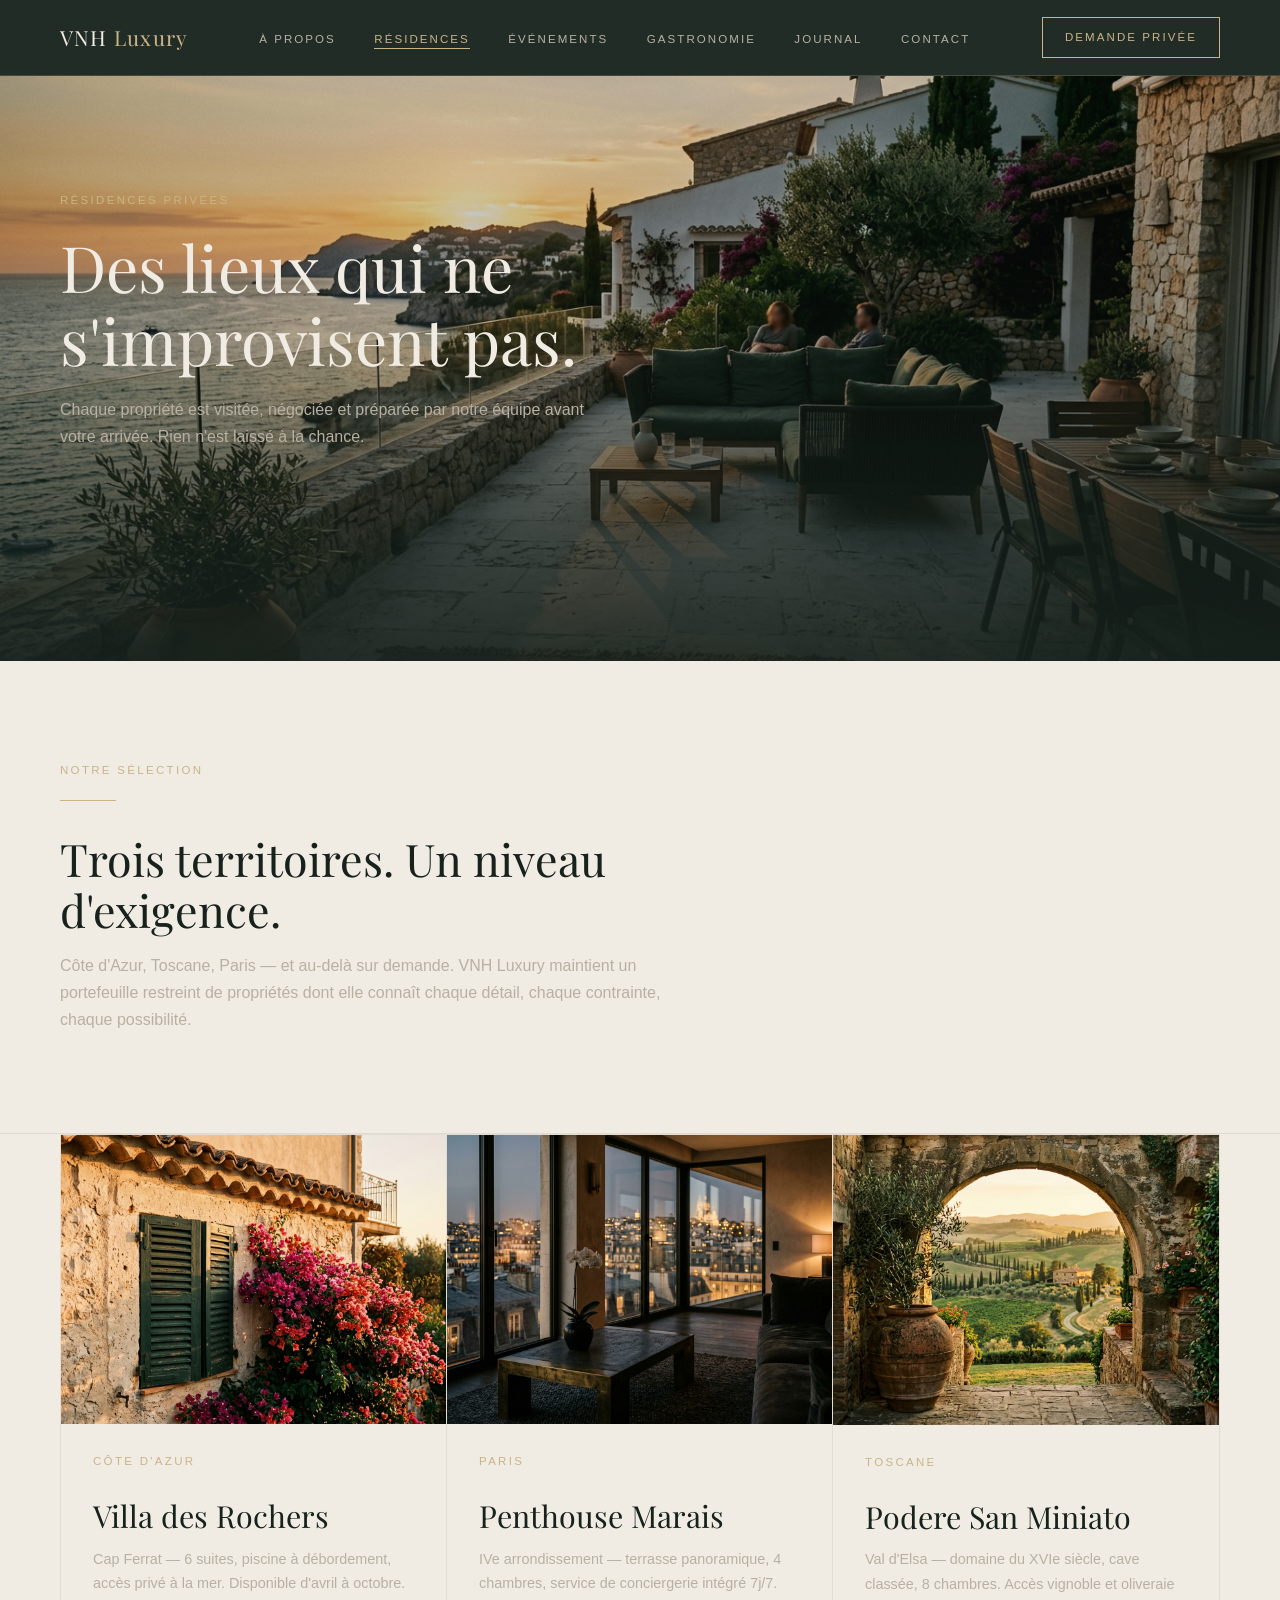
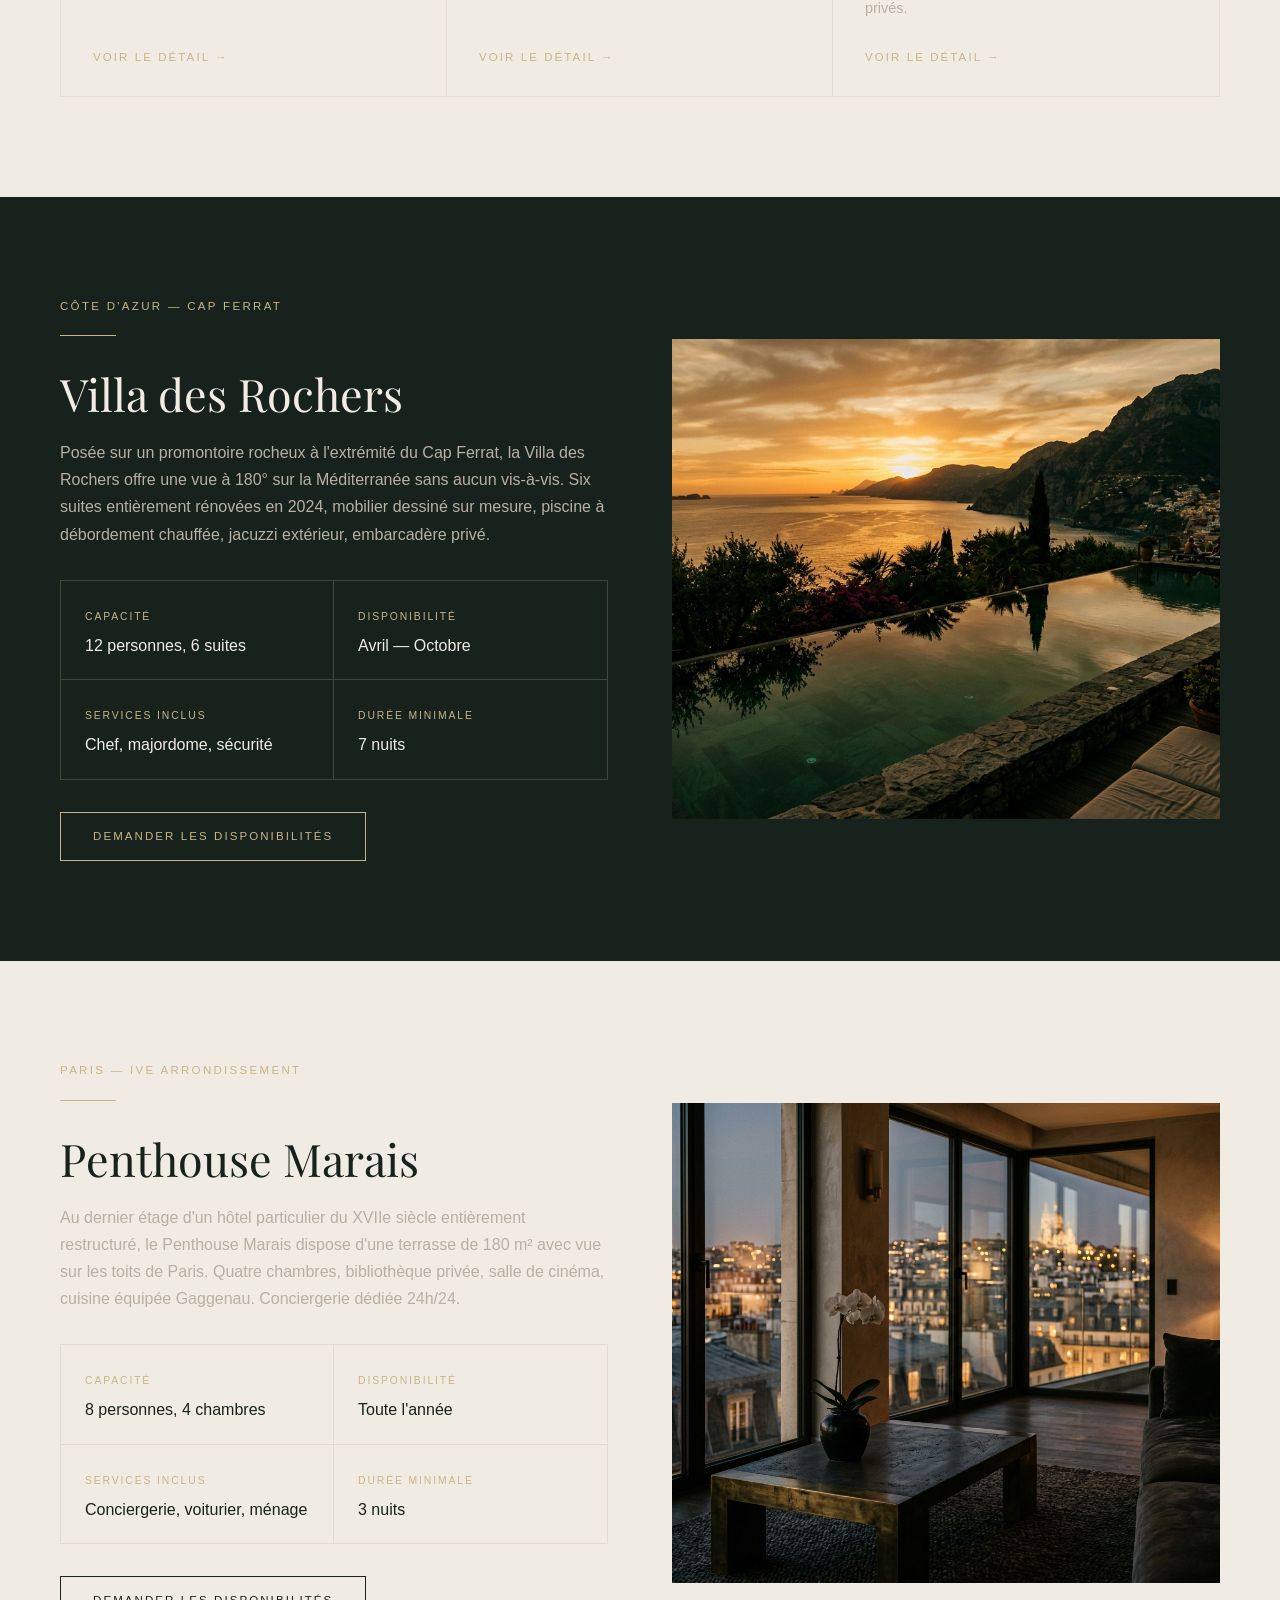
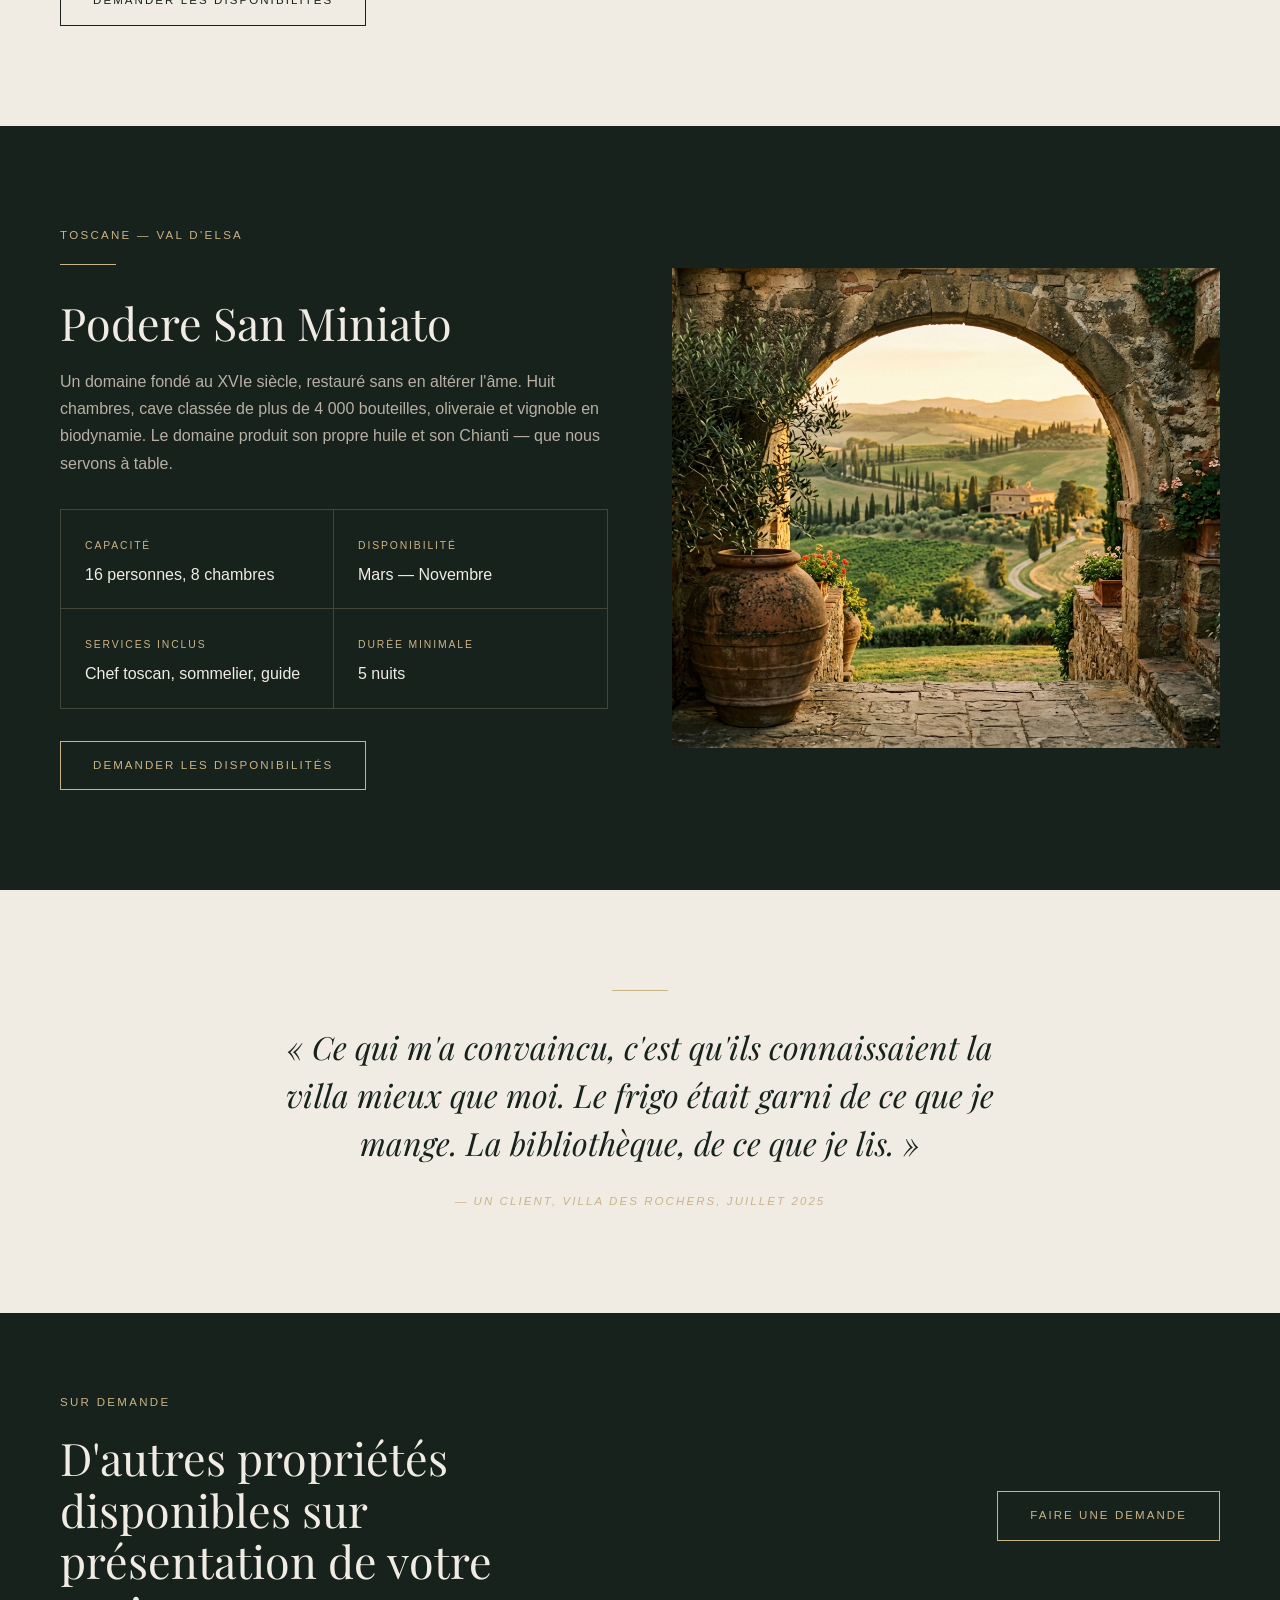
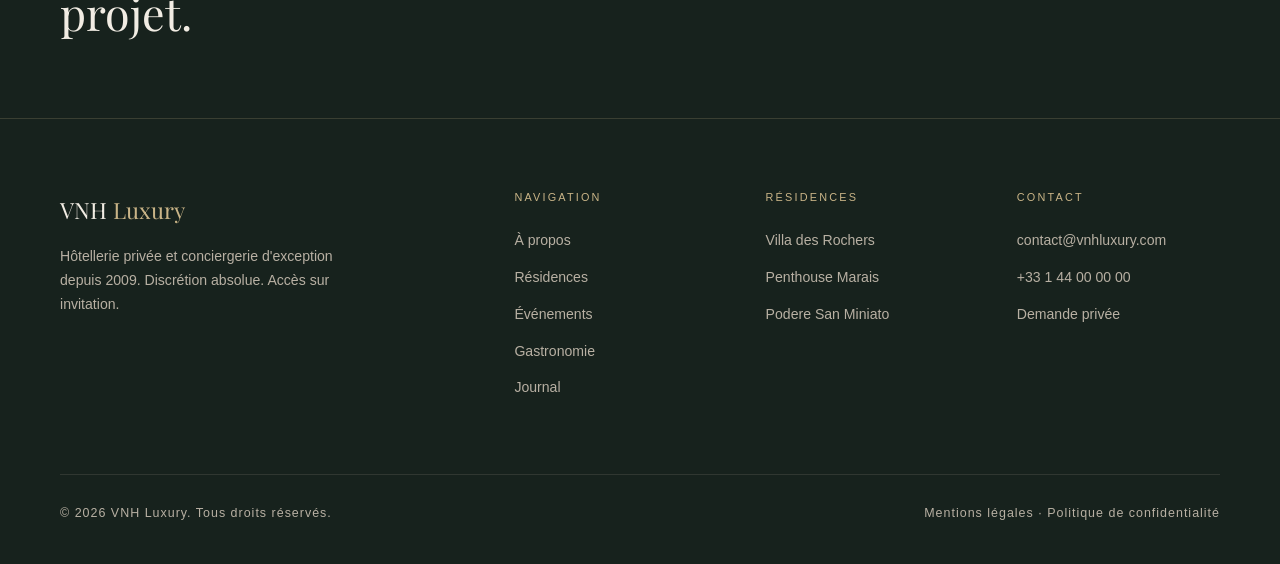
<file: residences.html>
<!DOCTYPE html>
<html lang="fr">
<head>
  <meta charset="UTF-8" />
  <meta name="viewport" content="width=device-width, initial-scale=1.0" />
  <title>Résidences — VNH Luxury</title>
  <meta name="description" content="Villas privées, suites signature et propriétés d'exception sélectionnées par VNH Luxury sur la Côte d'Azur, en Toscane et à Paris." />
  <link rel="stylesheet" href="css/style.css" />
</head>
<body>

  <nav class="nav" role="navigation" aria-label="Navigation principale">
    <div class="nav__inner">
      <a href="index.html" class="nav__logo">VNH <span>Luxury</span></a>
      <ul class="nav__links" id="nav-links">
        <li><a href="a-propos.html">À propos</a></li>
        <li><a href="residences.html" class="active">Résidences</a></li>
        <li><a href="evenements.html">Événements</a></li>
        <li><a href="gastronomie.html">Gastronomie</a></li>
        <li><a href="journal.html">Journal</a></li>
        <li><a href="contact.html">Contact</a></li>
      </ul>
      <a href="contact.html" class="nav__cta">Demande privée</a>
      <button class="nav__burger" id="burger" aria-label="Menu" aria-expanded="false">
        <span></span><span></span><span></span>
      </button>
    </div>
  </nav>

  <!-- HERO -->
  <section class="hero hero--short" aria-label="Résidences">
    <img class="hero__img" src="images/hero-residences.jpg" alt="Terrasse de villa méditerranéenne au coucher du soleil" />
    <div class="hero__overlay"></div>
    <div class="hero__content container">
      <span class="eyebrow fade-up">Résidences privées</span>
      <h1 class="fade-up fade-up--delay-1">Des lieux qui ne<br>s'improvisent pas.</h1>
      <p class="hero__subtitle fade-up fade-up--delay-2">Chaque propriété est visitée, négociée et préparée par notre équipe avant votre arrivée. Rien n'est laissé à la chance.</p>
    </div>
  </section>

  <!-- INTRO -->
  <section class="bg-ivory">
    <div class="container">
      <div class="section-intro">
        <span class="eyebrow">Notre sélection</span>
        <span class="gold-rule"></span>
        <h2>Trois territoires. Un niveau d'exigence.</h2>
        <p>Côte d'Azur, Toscane, Paris — et au-delà sur demande. VNH Luxury maintient un portefeuille restreint de propriétés dont elle connaît chaque détail, chaque contrainte, chaque possibilité.</p>
      </div>
    </div>
  </section>

  <hr class="divider" />

  <!-- GRILLE RÉSIDENCES -->
  <section class="bg-ivory" style="padding-top:0;">
    <div class="container">
      <div class="grid-3">

        <a href="#residence-cotedazur" class="card" id="card-res-1">
          <div class="card__img">
            <img src="images/card-residence-1.jpg" alt="Villa Côte d'Azur, volets verts et bougainvilliers" loading="lazy" />
          </div>
          <div class="card__body">
            <span class="eyebrow">Côte d'Azur</span>
            <h3>Villa des Rochers</h3>
            <p>Cap Ferrat — 6 suites, piscine à débordement, accès privé à la mer. Disponible d'avril à octobre.</p>
            <br/>
            <span class="label-sc" style="color:var(--gold);">Voir le détail →</span>
          </div>
        </a>

        <a href="#residence-paris" class="card" id="card-res-2">
          <div class="card__img">
            <img src="images/card-residence-2.jpg" alt="Penthouse Paris avec vue sur les toits au crépuscule" loading="lazy" />
          </div>
          <div class="card__body">
            <span class="eyebrow">Paris</span>
            <h3>Penthouse Marais</h3>
            <p>IVe arrondissement — terrasse panoramique, 4 chambres, service de conciergerie intégré 7j/7.</p>
            <br/>
            <span class="label-sc" style="color:var(--gold);">Voir le détail →</span>
          </div>
        </a>

        <a href="#residence-toscane" class="card" id="card-res-3">
          <div class="card__img">
            <img src="images/card-residence-3.jpg" alt="Arche toscane encadrant les collines et cyprès" loading="lazy" />
          </div>
          <div class="card__body">
            <span class="eyebrow">Toscane</span>
            <h3>Podere San Miniato</h3>
            <p>Val d'Elsa — domaine du XVIe siècle, cave classée, 8 chambres. Accès vignoble et oliveraie privés.</p>
            <br/>
            <span class="label-sc" style="color:var(--gold);">Voir le détail →</span>
          </div>
        </a>

      </div>
    </div>
  </section>

  <!-- DÉTAIL RÉSIDENCE 1 -->
  <section class="bg-forest" id="residence-cotedazur">
    <div class="container">
      <div class="split" style="gap:64px; align-items:center;">
        <div>
          <span class="eyebrow">Côte d'Azur — Cap Ferrat</span>
          <span class="gold-rule"></span>
          <h2 style="color:var(--ivory);">Villa des Rochers</h2>
          <p style="color:var(--stone); margin:1.2rem 0;">Posée sur un promontoire rocheux à l'extrémité du Cap Ferrat, la Villa des Rochers offre une vue à 180° sur la Méditerranée sans aucun vis-à-vis. Six suites entièrement rénovées en 2024, mobilier dessiné sur mesure, piscine à débordement chauffée, jacuzzi extérieur, embarcadère privé.</p>

          <div style="display:grid; grid-template-columns:1fr 1fr; gap:0; border:1px solid rgba(201,180,135,0.25); margin:2rem 0;">
            <div style="padding:20px 24px; border-right:1px solid rgba(201,180,135,0.25);">
              <span class="label-sc" style="color:var(--gold); font-size:0.65rem;">Capacité</span>
              <p style="color:var(--ivory); margin-top:4px;">12 personnes, 6 suites</p>
            </div>
            <div style="padding:20px 24px;">
              <span class="label-sc" style="color:var(--gold); font-size:0.65rem;">Disponibilité</span>
              <p style="color:var(--ivory); margin-top:4px;">Avril — Octobre</p>
            </div>
            <div style="padding:20px 24px; border-top:1px solid rgba(201,180,135,0.25); border-right:1px solid rgba(201,180,135,0.25);">
              <span class="label-sc" style="color:var(--gold); font-size:0.65rem;">Services inclus</span>
              <p style="color:var(--ivory); margin-top:4px;">Chef, majordome, sécurité</p>
            </div>
            <div style="padding:20px 24px; border-top:1px solid rgba(201,180,135,0.25);">
              <span class="label-sc" style="color:var(--gold); font-size:0.65rem;">Durée minimale</span>
              <p style="color:var(--ivory); margin-top:4px;">7 nuits</p>
            </div>
          </div>

          <a href="contact.html" class="btn" id="cta-res-cotedazur">Demander les disponibilités</a>
        </div>
        <div style="min-height:480px; overflow:hidden;">
          <img src="images/hero-accueil.jpg" alt="Piscine à débordement au coucher du soleil" style="width:100%;height:480px;object-fit:cover;" loading="lazy" />
        </div>
      </div>
    </div>
  </section>

  <!-- DÉTAIL RÉSIDENCE 2 -->
  <section class="bg-ivory" id="residence-paris">
    <div class="container">
      <div class="split split--reverse" style="gap:64px; align-items:center;">
        <div>
          <span class="eyebrow">Paris — IVe arrondissement</span>
          <span class="gold-rule"></span>
          <h2>Penthouse Marais</h2>
          <p style="color:var(--stone); margin:1.2rem 0;">Au dernier étage d'un hôtel particulier du XVIIe siècle entièrement restructuré, le Penthouse Marais dispose d'une terrasse de 180 m² avec vue sur les toits de Paris. Quatre chambres, bibliothèque privée, salle de cinéma, cuisine équipée Gaggenau. Conciergerie dédiée 24h/24.</p>

          <div style="display:grid; grid-template-columns:1fr 1fr; gap:0; border:1px solid rgba(184,176,163,0.3); margin:2rem 0;">
            <div style="padding:20px 24px; border-right:1px solid rgba(184,176,163,0.3);">
              <span class="label-sc" style="color:var(--gold); font-size:0.65rem;">Capacité</span>
              <p style="margin-top:4px;">8 personnes, 4 chambres</p>
            </div>
            <div style="padding:20px 24px;">
              <span class="label-sc" style="color:var(--gold); font-size:0.65rem;">Disponibilité</span>
              <p style="margin-top:4px;">Toute l'année</p>
            </div>
            <div style="padding:20px 24px; border-top:1px solid rgba(184,176,163,0.3); border-right:1px solid rgba(184,176,163,0.3);">
              <span class="label-sc" style="color:var(--gold); font-size:0.65rem;">Services inclus</span>
              <p style="margin-top:4px;">Conciergerie, voiturier, ménage</p>
            </div>
            <div style="padding:20px 24px; border-top:1px solid rgba(184,176,163,0.3);">
              <span class="label-sc" style="color:var(--gold); font-size:0.65rem;">Durée minimale</span>
              <p style="margin-top:4px;">3 nuits</p>
            </div>
          </div>

          <a href="contact.html" class="btn btn--forest" id="cta-res-paris">Demander les disponibilités</a>
        </div>
        <div style="min-height:480px; overflow:hidden;">
          <img src="images/card-residence-2.jpg" alt="Penthouse Paris vue nocturne" style="width:100%;height:480px;object-fit:cover;" loading="lazy" />
        </div>
      </div>
    </div>
  </section>

  <!-- DÉTAIL RÉSIDENCE 3 -->
  <section class="bg-forest" id="residence-toscane">
    <div class="container">
      <div class="split" style="gap:64px; align-items:center;">
        <div>
          <span class="eyebrow">Toscane — Val d'Elsa</span>
          <span class="gold-rule"></span>
          <h2 style="color:var(--ivory);">Podere San Miniato</h2>
          <p style="color:var(--stone); margin:1.2rem 0;">Un domaine fondé au XVIe siècle, restauré sans en altérer l'âme. Huit chambres, cave classée de plus de 4 000 bouteilles, oliveraie et vignoble en biodynamie. Le domaine produit son propre huile et son Chianti — que nous servons à table.</p>

          <div style="display:grid; grid-template-columns:1fr 1fr; gap:0; border:1px solid rgba(201,180,135,0.25); margin:2rem 0;">
            <div style="padding:20px 24px; border-right:1px solid rgba(201,180,135,0.25);">
              <span class="label-sc" style="color:var(--gold); font-size:0.65rem;">Capacité</span>
              <p style="color:var(--ivory); margin-top:4px;">16 personnes, 8 chambres</p>
            </div>
            <div style="padding:20px 24px;">
              <span class="label-sc" style="color:var(--gold); font-size:0.65rem;">Disponibilité</span>
              <p style="color:var(--ivory); margin-top:4px;">Mars — Novembre</p>
            </div>
            <div style="padding:20px 24px; border-top:1px solid rgba(201,180,135,0.25); border-right:1px solid rgba(201,180,135,0.25);">
              <span class="label-sc" style="color:var(--gold); font-size:0.65rem;">Services inclus</span>
              <p style="color:var(--ivory); margin-top:4px;">Chef toscan, sommelier, guide</p>
            </div>
            <div style="padding:20px 24px; border-top:1px solid rgba(201,180,135,0.25);">
              <span class="label-sc" style="color:var(--gold); font-size:0.65rem;">Durée minimale</span>
              <p style="color:var(--ivory); margin-top:4px;">5 nuits</p>
            </div>
          </div>

          <a href="contact.html" class="btn" id="cta-res-toscane">Demander les disponibilités</a>
        </div>
        <div style="min-height:480px; overflow:hidden;">
          <img src="images/card-residence-3.jpg" alt="Arche toscane et collines au coucher du soleil" style="width:100%;height:480px;object-fit:cover;" loading="lazy" />
        </div>
      </div>
    </div>
  </section>

  <!-- QUOTE -->
  <section class="quote-section bg-ivory">
    <div class="container">
      <span class="gold-rule" style="margin:0 auto 2rem;"></span>
      <blockquote>« Ce qui m'a convaincu, c'est qu'ils connaissaient la villa mieux que moi. Le frigo était garni de ce que je mange. La bibliothèque, de ce que je lis. »</blockquote>
      <cite>— Un client, Villa des Rochers, juillet 2025</cite>
    </div>
  </section>

  <section class="bg-forest" style="padding:80px 0;">
    <div class="container" style="display:flex; align-items:center; justify-content:space-between; gap:40px; flex-wrap:wrap;">
      <div>
        <span class="eyebrow">Sur demande</span>
        <h2 style="color:var(--ivory); max-width:520px;">D'autres propriétés disponibles sur présentation de votre projet.</h2>
      </div>
      <a href="contact.html" class="btn" id="cta-residences-contact">Faire une demande</a>
    </div>
  </section>

  <footer class="footer">
    <div class="container">
      <div class="footer__grid">
        <div>
          <div class="footer__brand">VNH <span>Luxury</span></div>
          <p class="footer__tagline">Hôtellerie privée et conciergerie d'exception depuis 2009. Discrétion absolue. Accès sur invitation.</p>
        </div>
        <div class="footer__col">
          <h4>Navigation</h4>
          <ul>
            <li><a href="a-propos.html">À propos</a></li>
            <li><a href="residences.html">Résidences</a></li>
            <li><a href="evenements.html">Événements</a></li>
            <li><a href="gastronomie.html">Gastronomie</a></li>
            <li><a href="journal.html">Journal</a></li>
          </ul>
        </div>
        <div class="footer__col">
          <h4>Résidences</h4>
          <ul>
            <li><a href="#residence-cotedazur">Villa des Rochers</a></li>
            <li><a href="#residence-paris">Penthouse Marais</a></li>
            <li><a href="#residence-toscane">Podere San Miniato</a></li>
          </ul>
        </div>
        <div class="footer__col">
          <h4>Contact</h4>
          <ul>
            <li><a href="mailto:contact@vnhluxury.com">contact@vnhluxury.com</a></li>
            <li><a href="tel:+33144000000">+33 1 44 00 00 00</a></li>
            <li><a href="contact.html">Demande privée</a></li>
          </ul>
        </div>
      </div>
      <div class="footer__bottom">
        <p>© 2026 VNH Luxury. Tous droits réservés.</p>
        <p>Mentions légales · Politique de confidentialité</p>
      </div>
    </div>
  </footer>

  <script>
    const burger = document.getElementById('burger');
    const navLinks = document.getElementById('nav-links');
    burger.addEventListener('click', () => {
      navLinks.classList.toggle('open');
      burger.setAttribute('aria-expanded', navLinks.classList.contains('open'));
    });
  </script>
</body>
</html>
</file>
<file: css/style.css>
/* ============================================================
   VNH LUXURY — DESIGN SYSTEM
   Tokens, typography, layout, navigation, composants
   ============================================================ */

@import url('https://fonts.googleapis.com/css2?family=Playfair+Display:ital,wght@0,400;0,500;1,400;1,500&display=swap');

/* ─── RESET ─────────────────────────────────────────────── */
*, *::before, *::after { box-sizing: border-box; margin: 0; padding: 0; }
html { scroll-behavior: smooth; }
img { display: block; width: 100%; height: 100%; object-fit: cover; }

/* ─── TOKENS ─────────────────────────────────────────────── */
:root {
  --forest:    #17221D;
  --ivory:     #F1ECE3;
  --stone:     #B8B0A3;
  --gold:      #C9B487;

  --font-serif: 'Playfair Display', Georgia, serif;
  --font-sans:  'Helvetica Now Text', 'Helvetica Neue', 'Inter', Helvetica, Arial, sans-serif;

  --nav-h: 76px;
  --container: 1240px;
  --section-v: 100px;
}

/* ─── BASE ────────────────────────────────────────────────── */
body {
  font-family: var(--font-sans);
  background: var(--ivory);
  color: var(--forest);
  font-size: 1rem;
  line-height: 1.7;
  -webkit-font-smoothing: antialiased;
}

/* ─── TYPOGRAPHIE ─────────────────────────────────────────── */
h1, h2, h3, h4 {
  font-family: var(--font-serif);
  font-weight: 400;
  line-height: 1.15;
}

h1 { font-size: clamp(2.4rem, 5vw, 4.2rem); }
h2 { font-size: clamp(1.8rem, 3.5vw, 3rem); }
h3 { font-size: clamp(1.3rem, 2.5vw, 1.9rem); }
h4 { font-size: 1.2rem; }

p { font-family: var(--font-sans); }

.eyebrow {
  font-family: var(--font-sans);
  font-size: 0.72rem;
  letter-spacing: 0.2em;
  text-transform: uppercase;
  color: var(--gold);
  display: block;
  margin-bottom: 1.2rem;
}

.label-sc {
  font-family: var(--font-sans);
  font-size: 0.72rem;
  letter-spacing: 0.18em;
  text-transform: uppercase;
}

/* ─── LAYOUT ────────────────────────────────────────────────── */
.container {
  max-width: var(--container);
  margin: 0 auto;
  padding: 0 40px;
}

section { padding: var(--section-v) 0; }

/* Fond alternatif */
.bg-forest { background: var(--forest); color: var(--ivory); }
.bg-ivory  { background: var(--ivory);  color: var(--forest); }

/* Filet or signature */
.gold-rule {
  width: 56px;
  height: 1px;
  background: var(--gold);
  display: block;
  margin-bottom: 2rem;
}

/* Filets 1px séparateurs */
.divider {
  border: none;
  border-top: 1px solid rgba(184,176,163,0.3);
  margin: 0;
}
.divider-gold {
  border: none;
  border-top: 1px solid var(--gold);
  opacity: 0.4;
}

/* ─── NAVIGATION ────────────────────────────────────────────── */
.nav {
  position: fixed;
  top: 0; left: 0; right: 0;
  height: var(--nav-h);
  z-index: 1000;
  background: rgba(23, 34, 29, 0.95);
  backdrop-filter: blur(12px);
  -webkit-backdrop-filter: blur(12px);
  border-bottom: 1px solid rgba(201, 180, 135, 0.2);
  display: flex;
  align-items: center;
}

.nav__inner {
  display: flex;
  align-items: center;
  justify-content: space-between;
  width: 100%;
  max-width: var(--container);
  margin: 0 auto;
  padding: 0 40px;
}

.nav__logo {
  font-family: var(--font-serif);
  font-size: 1.3rem;
  font-weight: 400;
  color: var(--ivory);
  text-decoration: none;
  letter-spacing: 0.06em;
  transition: color 0.25s;
}
.nav__logo span { color: var(--gold); }
.nav__logo:hover { color: var(--gold); }

.nav__links {
  display: flex;
  align-items: center;
  gap: 2.4rem;
  list-style: none;
}

.nav__links a {
  font-family: var(--font-sans);
  font-size: 0.72rem;
  letter-spacing: 0.18em;
  text-transform: uppercase;
  color: var(--stone);
  text-decoration: none;
  position: relative;
  padding-bottom: 4px;
  transition: color 0.25s;
}

.nav__links a::after {
  content: '';
  position: absolute;
  bottom: 0; left: 0;
  width: 0; height: 1px;
  background: var(--gold);
  transition: width 0.3s ease;
}

.nav__links a:hover,
.nav__links a.active {
  color: var(--gold);
}
.nav__links a:hover::after,
.nav__links a.active::after {
  width: 100%;
}

.nav__cta {
  font-family: var(--font-sans);
  font-size: 0.72rem;
  letter-spacing: 0.18em;
  text-transform: uppercase;
  color: var(--gold);
  border: 1px solid var(--gold);
  padding: 10px 22px;
  text-decoration: none;
  transition: background 0.25s, color 0.25s;
}
.nav__cta:hover {
  background: var(--gold);
  color: var(--forest);
}

/* Hamburger mobile */
.nav__burger {
  display: none;
  flex-direction: column;
  gap: 5px;
  cursor: pointer;
  background: none;
  border: none;
  padding: 4px;
}
.nav__burger span {
  display: block;
  width: 24px;
  height: 1px;
  background: var(--ivory);
  transition: all 0.3s;
}

/* ─── HERO ──────────────────────────────────────────────────── */
.hero {
  position: relative;
  height: 90vh;
  min-height: 560px;
  overflow: hidden;
  margin-top: var(--nav-h);
  display: flex;
  align-items: flex-end;
}

.hero--short {
  height: 65vh;
  min-height: 540px;
}

.hero__img {
  position: absolute;
  inset: 0;
  width: 100%;
  height: 100%;
  object-fit: cover;
  object-position: center;
}

.hero__overlay {
  position: absolute;
  inset: 0;
  background: linear-gradient(
    to bottom,
    rgba(23,34,29,0.15) 0%,
    rgba(23,34,29,0.25) 40%,
    rgba(23,34,29,0.75) 80%,
    rgba(23,34,29,0.92) 100%
  );
}

.hero__content {
  position: relative;
  z-index: 2;
  padding: 0 40px 72px;
  max-width: var(--container);
  margin: 0 auto;
  width: 100%;
}

.hero__content h1 { color: var(--ivory); max-width: 760px; }

.hero__subtitle {
  color: var(--stone);
  font-size: 1rem;
  max-width: 560px;
  margin: 1.2rem 0 2.4rem;
  font-family: var(--font-sans);
}

/* ─── BOUTONS / CTA ─────────────────────────────────────────── */
.btn {
  display: inline-block;
  font-family: var(--font-sans);
  font-size: 0.72rem;
  letter-spacing: 0.18em;
  text-transform: uppercase;
  text-decoration: none;
  padding: 14px 32px;
  border: 1px solid var(--gold);
  color: var(--gold);
  background: transparent;
  cursor: pointer;
  transition: background 0.25s, color 0.25s;
}
.btn:hover { background: var(--gold); color: var(--forest); }

.btn--ivory {
  border-color: var(--ivory);
  color: var(--ivory);
}
.btn--ivory:hover { background: var(--ivory); color: var(--forest); }

.btn--forest {
  border-color: var(--forest);
  color: var(--forest);
}
.btn--forest:hover { background: var(--forest); color: var(--ivory); }

/* ─── GRILLES CARTES ────────────────────────────────────────── */
.grid-3 {
  display: grid;
  grid-template-columns: repeat(3, 1fr);
  gap: 0;
  border: 1px solid rgba(184,176,163,0.25);
}

.grid-3 > * {
  border-right: 1px solid rgba(184,176,163,0.25);
}
.grid-3 > *:last-child { border-right: none; }

.grid-2 {
  display: grid;
  grid-template-columns: repeat(2, 1fr);
  gap: 1px;
  background: rgba(184,176,163,0.2);
}
.grid-2 > * { background: var(--forest); }

.grid-4 {
  display: grid;
  grid-template-columns: repeat(4, 1fr);
  gap: 0;
}

/* ─── CARD ───────────────────────────────────────────────────── */
.card {
  display: flex;
  flex-direction: column;
  text-decoration: none;
  color: inherit;
  overflow: hidden;
  transition: opacity 0.3s;
}
.card:hover { opacity: 0.88; }

.card__img {
  aspect-ratio: 4/3;
  overflow: hidden;
}
.card__img img {
  transition: transform 0.6s ease;
}
.card:hover .card__img img {
  transform: scale(1.04);
}

.card__body {
  padding: 28px 32px;
  flex: 1;
  display: flex;
  flex-direction: column;
}

.card__body h3 { margin: 0.5rem 0 0.8rem; }

.card__body p {
  color: var(--stone);
  font-size: 0.9rem;
  flex: 1;
}

.card--dark .card__body { background: var(--forest); }
.card--dark .card__body h3 { color: var(--ivory); }

/* ─── SECTION INTRO ─────────────────────────────────────────── */
.section-intro {
  max-width: 640px;
}
.section-intro p {
  color: var(--stone);
  font-size: 1rem;
  margin-top: 1rem;
}

.section-intro--center {
  margin: 0 auto;
  text-align: center;
}

/* ─── PROCESSUS ÉTAPES ──────────────────────────────────────── */
.steps {
  display: grid;
  grid-template-columns: repeat(3, 1fr);
  gap: 0;
  border-top: 1px solid rgba(201,180,135,0.3);
}

.step {
  padding: 48px 40px;
  border-right: 1px solid rgba(201,180,135,0.3);
  border-bottom: 1px solid rgba(201,180,135,0.3);
}
.step:nth-child(3n) { border-right: none; }

.step__number {
  font-family: var(--font-serif);
  font-size: 3.5rem;
  font-weight: 400;
  color: var(--gold);
  opacity: 0.5;
  line-height: 1;
  margin-bottom: 1.2rem;
}

.step h3 { color: var(--ivory); margin-bottom: 0.8rem; }
.step p  { color: var(--stone); font-size: 0.92rem; }

/* ─── CITATION ───────────────────────────────────────────────── */
.quote-section {
  padding: var(--section-v) 0;
  background: var(--ivory);
  text-align: center;
}

.quote-section blockquote {
  font-family: var(--font-serif);
  font-style: italic;
  font-size: clamp(1.4rem, 2.8vw, 2rem);
  color: var(--forest);
  max-width: 760px;
  margin: 0 auto 1.2rem;
  line-height: 1.5;
}

.quote-section cite {
  font-family: var(--font-sans);
  font-size: 0.72rem;
  letter-spacing: 0.18em;
  text-transform: uppercase;
  color: var(--gold);
}

/* ─── FORMULAIRE CONTACT ─────────────────────────────────────── */
.form-grid {
  display: grid;
  grid-template-columns: 1fr 1fr;
  gap: 1px;
  background: rgba(184,176,163,0.2);
  margin-bottom: 1px;
}

.form-field {
  display: flex;
  flex-direction: column;
  background: var(--ivory);
  padding: 0;
}

.form-field--full {
  grid-column: 1 / -1;
}

.form-field label {
  font-family: var(--font-sans);
  font-size: 0.68rem;
  letter-spacing: 0.18em;
  text-transform: uppercase;
  color: var(--gold);
  padding: 20px 24px 6px;
}

.form-field input,
.form-field select,
.form-field textarea {
  font-family: var(--font-sans);
  font-size: 0.95rem;
  color: var(--forest);
  background: transparent;
  border: none;
  outline: none;
  padding: 0 24px 20px;
  width: 100%;
  -webkit-appearance: none;
}

.form-field textarea {
  resize: vertical;
  min-height: 140px;
}

.form-field select option { background: var(--ivory); }

.form-submit {
  background: rgba(184,176,163,0.1);
  padding: 32px 40px;
  display: flex;
  align-items: center;
  justify-content: space-between;
  border-top: 1px solid rgba(184,176,163,0.25);
}

/* ─── ARTICLE / JOURNAL ─────────────────────────────────────── */
.articles-grid {
  display: grid;
  grid-template-columns: repeat(3, 1fr);
  gap: 0;
  background: rgba(184,176,163,0.15);
}

.article-card {
  background: var(--ivory);
  display: flex;
  flex-direction: column;
  text-decoration: none;
  color: inherit;
  border: 1px solid rgba(184,176,163,0.2);
  transition: box-shadow 0.3s;
}
.article-card:hover { box-shadow: inset 0 0 0 1px var(--gold); }

.article-card__img {
  aspect-ratio: 3/2;
  overflow: hidden;
}
.article-card__img img {
  transition: transform 0.6s;
  height: 100%;
}
.article-card:hover .article-card__img img {
  transform: scale(1.04);
}

.article-card__body {
  padding: 28px 32px 36px;
  flex: 1;
  display: flex;
  flex-direction: column;
}

.article-card__meta {
  font-size: 0.68rem;
  letter-spacing: 0.16em;
  text-transform: uppercase;
  color: var(--gold);
  margin-bottom: 0.8rem;
}

.article-card__body h3 {
  font-size: 1.25rem;
  margin-bottom: 0.7rem;
  flex: 1;
}

.article-card__body p {
  font-size: 0.88rem;
  color: var(--stone);
  margin-bottom: 1.4rem;
}

/* ─── SECTION SPLIT (texte + image) ──────────────────────────── */
.split {
  display: grid;
  grid-template-columns: 1fr 1fr;
  min-height: 540px;
}

.split__img {
  overflow: hidden;
}
.split__img img {
  width: 100%;
  height: 100%;
  object-fit: cover;
  transition: transform 0.7s;
}
.split:hover .split__img img {
  transform: scale(1.03);
}

.split__content {
  padding: 72px 64px;
  display: flex;
  flex-direction: column;
  justify-content: center;
}

.split--reverse .split__img { order: 2; }
.split--reverse .split__content { order: 1; }

/* ─── ÉQUIPE ─────────────────────────────────────────────────── */
.team-grid {
  display: grid;
  grid-template-columns: repeat(3, 1fr);
  gap: 0;
  border: 1px solid rgba(184,176,163,0.2);
}

.team-member {
  padding: 0;
  border-right: 1px solid rgba(184,176,163,0.2);
}
.team-member:last-child { border-right: none; }

.team-member__img {
  aspect-ratio: 3/4;
  overflow: hidden;
  background: var(--forest);
}

.team-member__body {
  padding: 28px 32px;
  border-top: 1px solid rgba(184,176,163,0.2);
}

.team-member__body h4 { margin-bottom: 0.3rem; }
.team-member__role {
  font-size: 0.72rem;
  letter-spacing: 0.16em;
  text-transform: uppercase;
  color: var(--gold);
  margin-bottom: 0.8rem;
}
.team-member__body p {
  font-size: 0.88rem;
  color: var(--stone);
}

/* ─── VALEURS ────────────────────────────────────────────────── */
.values-grid {
  display: grid;
  grid-template-columns: repeat(3, 1fr);
  border: 1px solid rgba(201,180,135,0.25);
}

.value-item {
  padding: 52px 44px;
  border-right: 1px solid rgba(201,180,135,0.25);
}
.value-item:last-child { border-right: none; }

.value-item__icon {
  font-size: 2rem;
  margin-bottom: 1.2rem;
  color: var(--gold);
}

.value-item h3 { color: var(--ivory); margin-bottom: 0.8rem; font-size: 1.4rem; }
.value-item p  { color: var(--stone); font-size: 0.92rem; line-height: 1.7; }

/* ─── SERVICE GASTRONOMIE ────────────────────────────────────── */
.gastro-grid {
  display: grid;
  grid-template-columns: repeat(2, 1fr);
  gap: 0;
  border: 1px solid rgba(184,176,163,0.2);
}

.gastro-item {
  padding: 52px 48px;
  border-right: 1px solid rgba(184,176,163,0.2);
  border-bottom: 1px solid rgba(184,176,163,0.2);
}
.gastro-item:nth-child(2n) { border-right: none; }
.gastro-item:nth-last-child(-n+2) { border-bottom: none; }

.gastro-item__num {
  font-family: var(--font-serif);
  font-size: 2.4rem;
  color: var(--gold);
  opacity: 0.4;
  line-height: 1;
  margin-bottom: 1rem;
}

.gastro-item h3 { margin-bottom: 0.8rem; font-size: 1.5rem; }
.gastro-item p  { font-size: 0.92rem; color: var(--stone); }

/* ─── FOOTER ─────────────────────────────────────────────────── */
.footer {
  background: var(--forest);
  border-top: 1px solid rgba(201,180,135,0.2);
  padding: 72px 0 40px;
}

.footer__grid {
  display: grid;
  grid-template-columns: 2fr 1fr 1fr 1fr;
  gap: 48px;
  margin-bottom: 64px;
}

.footer__brand {
  font-family: var(--font-serif);
  font-size: 1.4rem;
  color: var(--ivory);
  margin-bottom: 1rem;
}
.footer__brand span { color: var(--gold); }

.footer__tagline {
  font-size: 0.88rem;
  color: var(--stone);
  max-width: 280px;
  line-height: 1.7;
}

.footer__col h4 {
  font-family: var(--font-sans);
  font-size: 0.68rem;
  letter-spacing: 0.2em;
  text-transform: uppercase;
  color: var(--gold);
  margin-bottom: 1.4rem;
}

.footer__col ul { list-style: none; }
.footer__col ul li { margin-bottom: 0.6rem; }
.footer__col ul li a {
  font-size: 0.88rem;
  color: var(--stone);
  text-decoration: none;
  transition: color 0.25s;
}
.footer__col ul li a:hover { color: var(--ivory); }

.footer__bottom {
  border-top: 1px solid rgba(184,176,163,0.15);
  padding-top: 28px;
  display: flex;
  justify-content: space-between;
  align-items: center;
}

.footer__bottom p {
  font-size: 0.78rem;
  color: var(--stone);
  letter-spacing: 0.08em;
}

/* ─── ANIMATIONS ─────────────────────────────────────────────── */
@keyframes fadeUp {
  from { opacity: 0; transform: translateY(24px); }
  to   { opacity: 1; transform: translateY(0); }
}

.fade-up {
  animation: fadeUp 0.7s ease both;
}
.fade-up--delay-1 { animation-delay: 0.15s; }
.fade-up--delay-2 { animation-delay: 0.3s; }
.fade-up--delay-3 { animation-delay: 0.45s; }

/* ─── RESPONSIVE ─────────────────────────────────────────────── */
@media (max-width: 1024px) {
  .grid-3, .steps, .team-grid, .values-grid { grid-template-columns: repeat(2, 1fr); }
  .articles-grid { grid-template-columns: repeat(2, 1fr); }
  .footer__grid { grid-template-columns: 1fr 1fr; }
  .split { grid-template-columns: 1fr; }
  .split--reverse .split__img { order: 0; }
  .split--reverse .split__content { order: 0; }
  .split__img { min-height: 360px; aspect-ratio: 16/9; }
  .split__content { padding: 52px 40px; }
}

@media (max-width: 768px) {
  :root { --section-v: 64px; }
  .container { padding: 0 24px; }
  .hero__content { padding: 0 24px 48px; }

  .nav__links, .nav__cta { display: none; }
  .nav__burger { display: flex; }

  .nav__links.open {
    display: flex;
    flex-direction: column;
    position: fixed;
    top: var(--nav-h);
    left: 0; right: 0;
    background: var(--forest);
    padding: 32px 40px;
    gap: 1.6rem;
    border-top: 1px solid rgba(201,180,135,0.2);
  }

  .grid-3, .steps, .team-grid, .values-grid,
  .articles-grid, .gastro-grid, .form-grid { grid-template-columns: 1fr; }

  .grid-3 > *, .step, .team-member, .value-item, .gastro-item {
    border-right: none;
    border-bottom: 1px solid rgba(184,176,163,0.2);
  }

  .footer__grid { grid-template-columns: 1fr; }
  .footer__bottom { flex-direction: column; gap: 1rem; text-align: center; }
}
</file>
